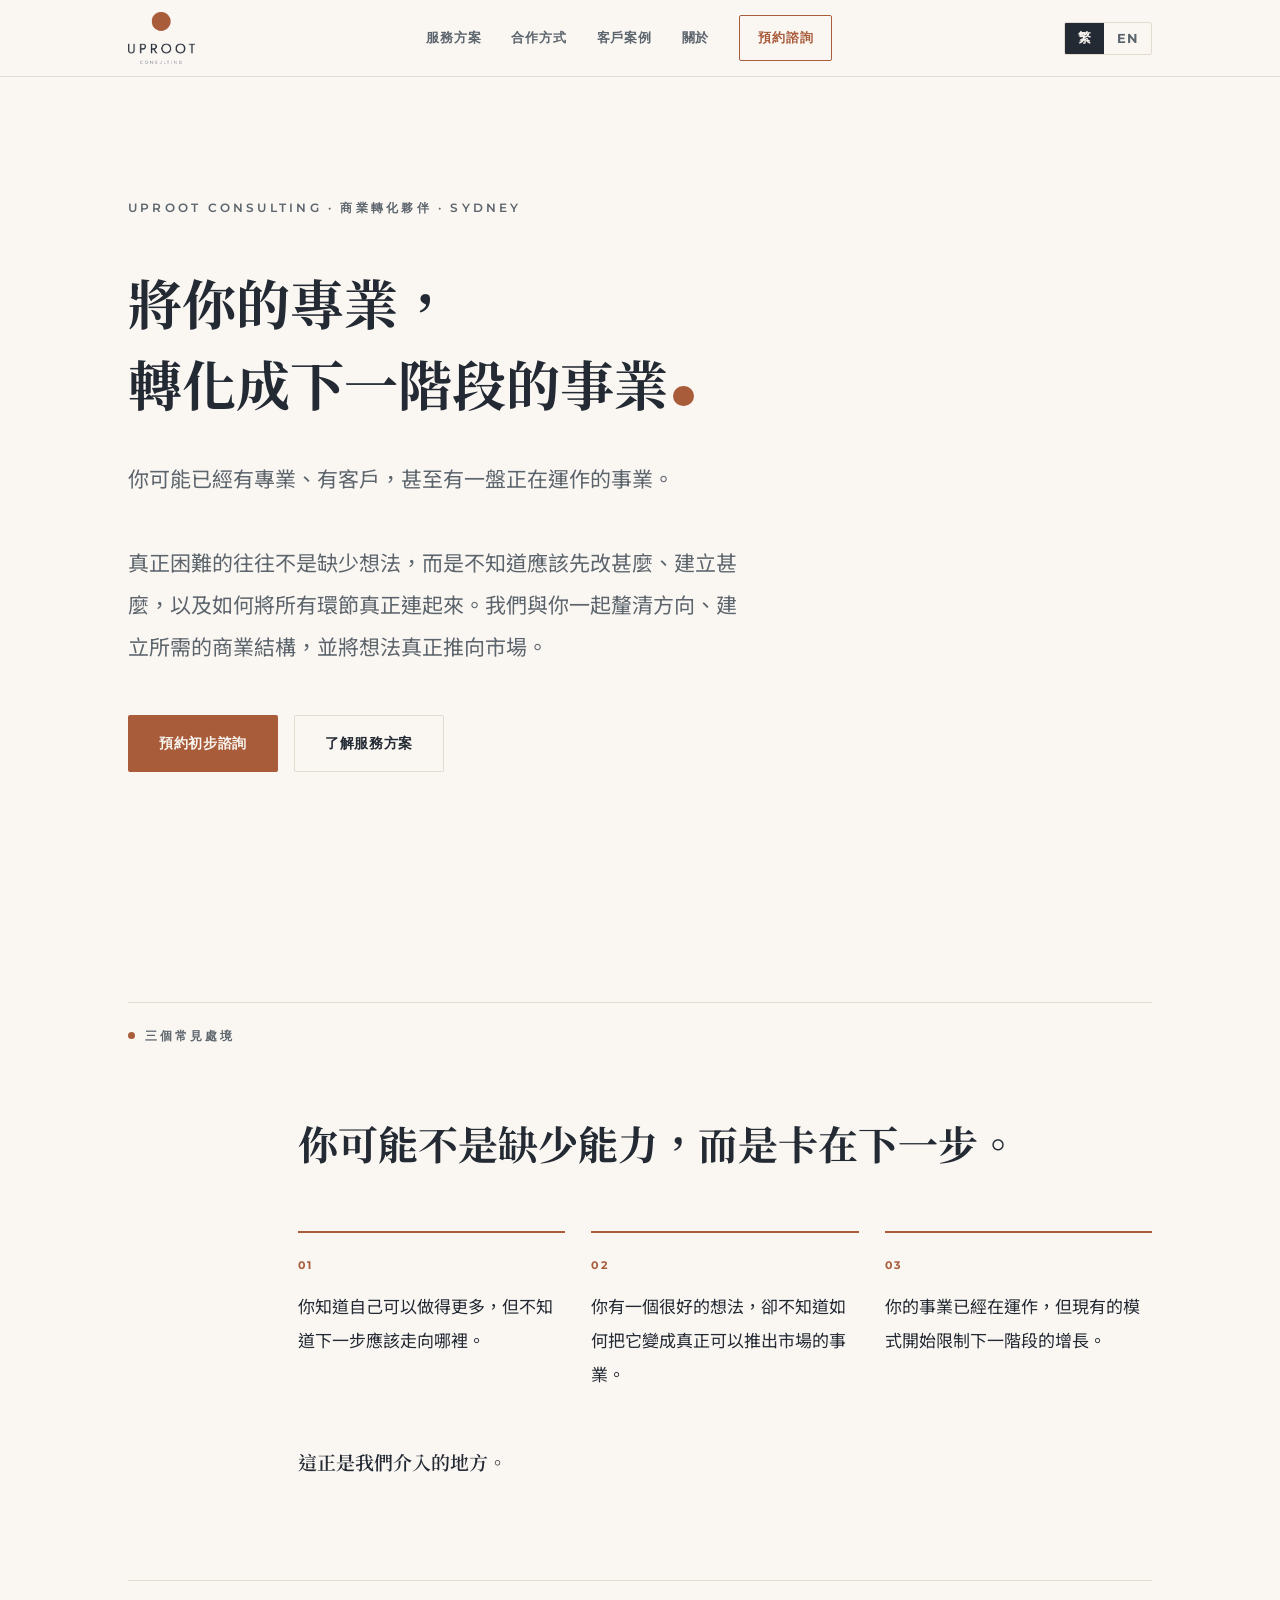
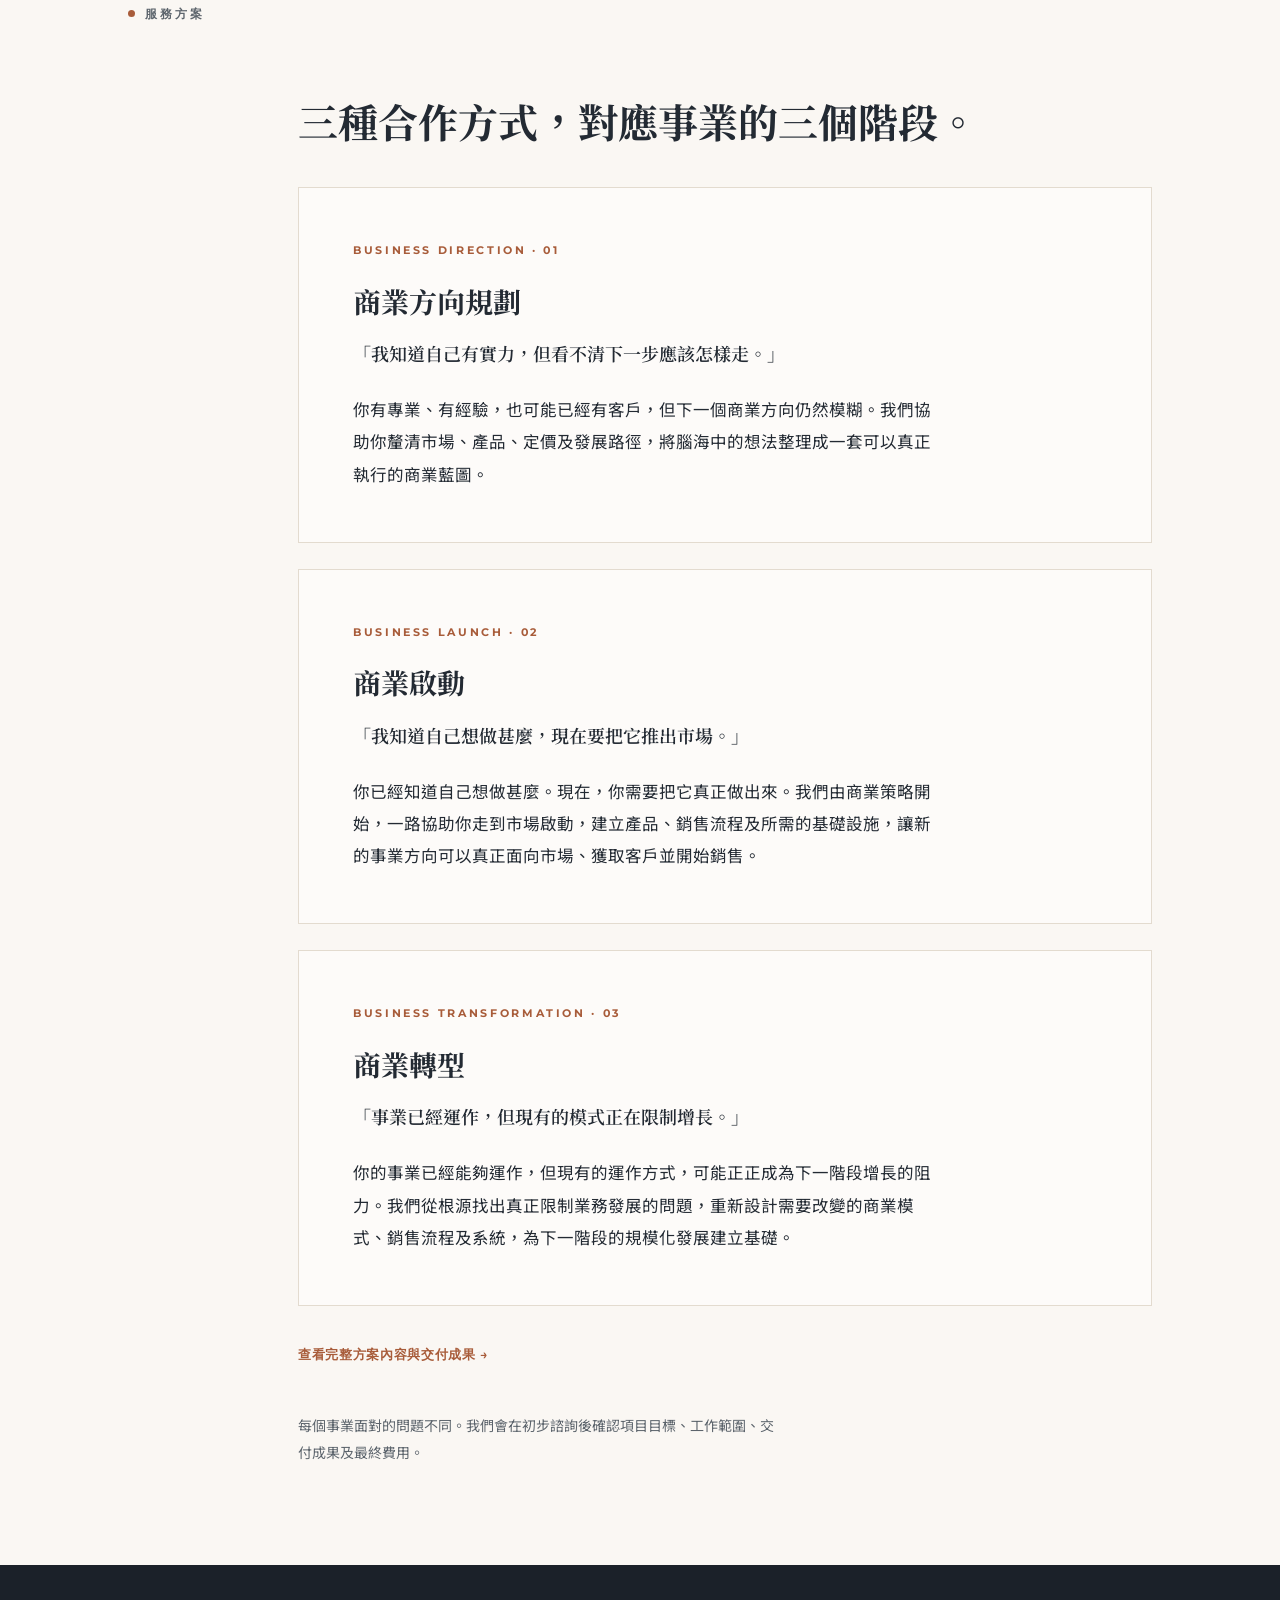
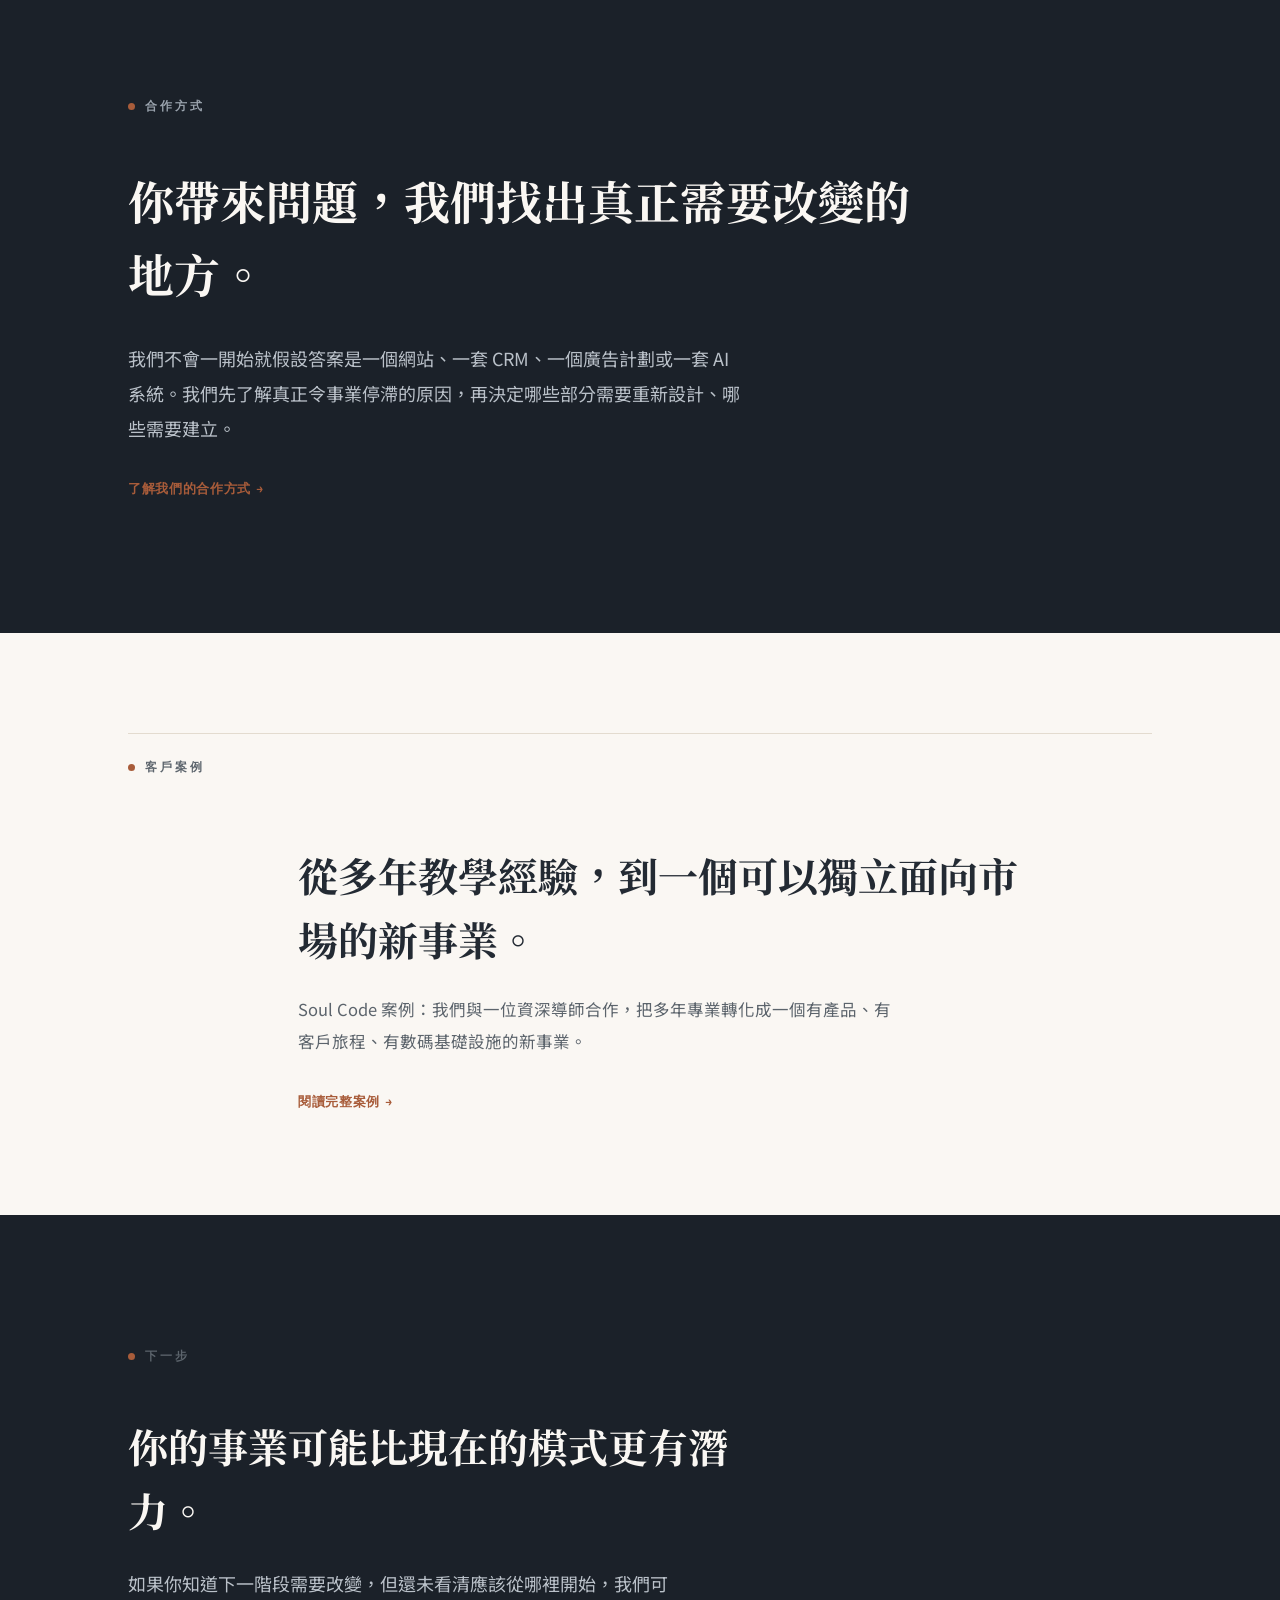
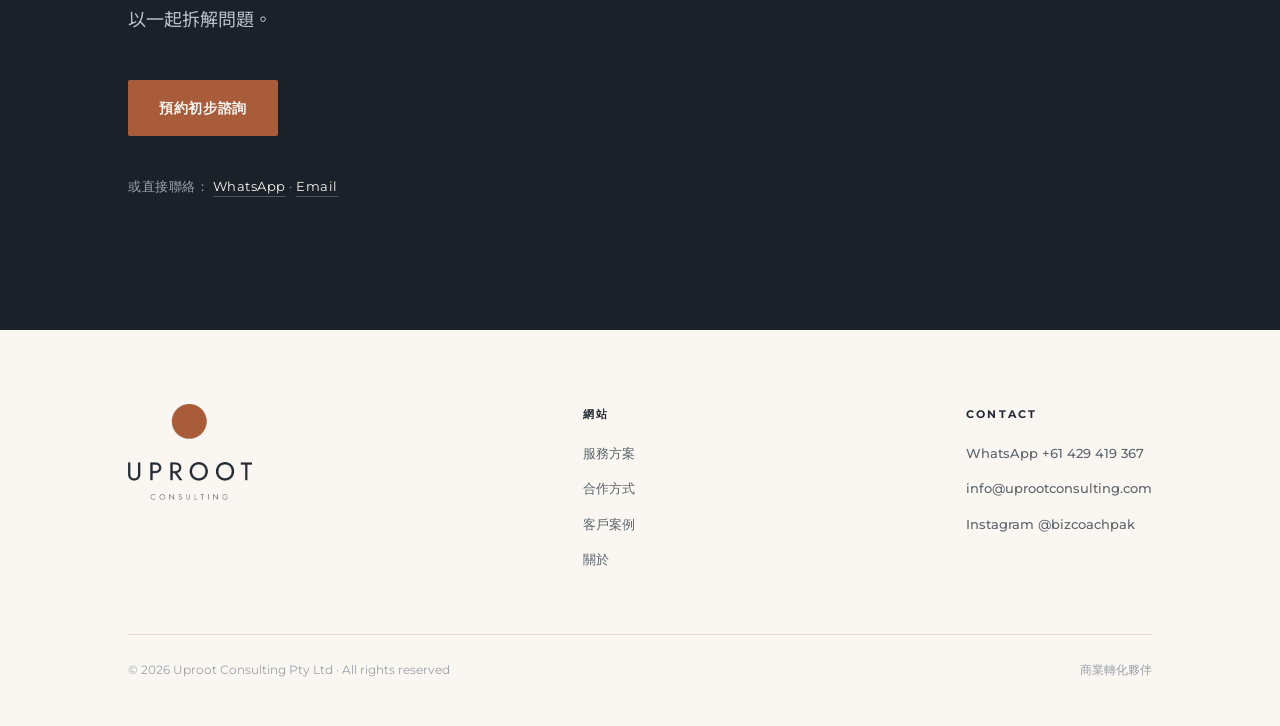
<file: index.html>
<!DOCTYPE html>
<html lang="zh-Hant">
<head>
<meta charset="UTF-8">
<meta name="viewport" content="width=device-width, initial-scale=1.0">
<title>Uproot Consulting — 商業轉化夥伴 | Business Transformation Partner</title>
<meta name="description" content="將你的專業，轉化成下一階段的事業。Turn your expertise into the next stage of your business.">
<link rel="preconnect" href="https://fonts.googleapis.com">
<link rel="preconnect" href="https://fonts.gstatic.com" crossorigin>
<link href="https://fonts.googleapis.com/css2?family=Newsreader:ital,opsz,wght@0,6..72,400;0,6..72,500;1,6..72,400;1,6..72,500&family=Montserrat:wght@500;600;700&family=Noto+Serif+TC:wght@600;700&family=Noto+Sans+TC:wght@400;500;700&display=swap" rel="stylesheet">
<link rel="stylesheet" href="assets/style.css">
</head>
<body>
<nav><div class="wrap nav-in">
<a class="nav-logo" href="./" aria-label="Uproot Consulting"><img src="assets/logo.png" alt="Uproot Consulting"></a>
<div class="nav-links">
<a href="services/"><span class="t-zh">服務方案</span><span class="t-en">Services</span></a>
<a href="how-we-work/"><span class="t-zh">合作方式</span><span class="t-en">How We Work</span></a>
<a href="case-study/"><span class="t-zh">客戶案例</span><span class="t-en">Case Study</span></a>
<a href="about/"><span class="t-zh">關於</span><span class="t-en">About</span></a>
<a class="nav-cta" href="contact/"><span class="t-zh">預約諮詢</span><span class="t-en">Book a Consultation</span></a>
</div>
<div class="lang" role="group" aria-label="Language"><button id="btn-zh" class="on" type="button">繁</button><button id="btn-en" type="button">EN</button></div>
</div></nav>
<header><div class="wrap">
<div class="kicker"><span class="t-zh">Uproot Consulting · 商業轉化夥伴 · Sydney</span><span class="t-en">Uproot Consulting · Business Transformation Partner · Sydney</span></div>
<h1><span class="t-zh">將你的專業，<br>轉化成下一階段的事業</span><span class="t-en">Turn your expertise into the next stage of your business</span><span class="dot" aria-hidden="true"></span></h1>
<p class="hero-sub"><span class="t-zh">你可能已經有專業、有客戶，甚至有一盤正在運作的事業。<br><br>真正困難的往往不是缺少想法，而是不知道應該先改甚麼、建立甚麼，以及如何將所有環節真正連起來。我們與你一起釐清方向、建立所需的商業結構，並將想法真正推向市場。</span><span class="t-en">You already have the expertise, the experience, and perhaps even an established business. We help you define what comes next, build what it takes, and turn it into something ready for the market.</span></p>
<div class="cta-row">
<a class="btn btn-solid" href="contact/"><span class="t-zh">預約初步諮詢</span><span class="t-en">Book an Initial Consultation</span></a>
<a class="btn btn-line" href="services/"><span class="t-zh">了解服務方案</span><span class="t-en">Explore Our Services</span></a>
</div></div></header><section><div class="wrap">
<div class="sec-head"><div class="sec-label"><span class="t-zh">三個常見處境</span><span class="t-en">Where you might be</span></div></div>
<div class="offset">
<h2 class="rv"><span class="t-zh">你可能不是缺少能力，而是卡在下一步。</span><span class="t-en">You&rsquo;re not short of ability — you&rsquo;re stuck on what comes next.</span></h2>
<div class="recog rv">
<div class="recog-cell"><span class="n">01</span><p><span class="t-zh">你知道自己可以做得更多，但不知道下一步應該走向哪裡。</span><span class="t-en">You know you could do more, but you don&rsquo;t know where the next step should lead.</span></p></div>
<div class="recog-cell"><span class="n">02</span><p><span class="t-zh">你有一個很好的想法，卻不知道如何把它變成真正可以推出市場的事業。</span><span class="t-en">You have a good idea, but no clear way to turn it into a business that can actually reach the market.</span></p></div>
<div class="recog-cell"><span class="n">03</span><p><span class="t-zh">你的事業已經在運作，但現有的模式開始限制下一階段的增長。</span><span class="t-en">Your business is running, but its current model is starting to limit the next stage of growth.</span></p></div>
</div>
<p class="recog-close rv"><span class="t-zh">這正是我們介入的地方。</span><span class="t-en">That&rsquo;s where we come in.</span></p>
</div></div></section><section style="padding-top:0"><div class="wrap">
<div class="sec-head"><div class="sec-label"><span class="t-zh">服務方案</span><span class="t-en">Services</span></div></div>
<div class="offset">
<h2 class="rv" style="margin-bottom:34px"><span class="t-zh">三種合作方式，對應事業的三個階段。</span><span class="t-en">Three ways to work with us — for three different stages.</span></h2>
<div class="offer rv">
<div class="offer-top"><div><div class="offer-en">Business Direction · 01</div><h3><span class="t-zh">商業方向規劃</span><span class="t-en">Business Direction</span></h3></div>
</div>
<p class="offer-quote"><span class="t-zh">「我知道自己有實力，但看不清下一步應該怎樣走。」</span><span class="t-en">&ldquo;I don&rsquo;t know what the next move should be.&rdquo;</span></p>
<p><span class="t-zh">你有專業、有經驗，也可能已經有客戶，但下一個商業方向仍然模糊。我們協助你釐清市場、產品、定價及發展路徑，將腦海中的想法整理成一套可以真正執行的商業藍圖。</span><span class="t-en">You know you have something valuable, but you&rsquo;re not sure what the business should become next. We help you turn your expertise and ideas into a clear commercial direction — what to sell, who to sell it to, and where the business should go next.</span></p>
</div>
<div class="offer rv">
<div class="offer-top"><div><div class="offer-en">Business Launch · 02</div><h3><span class="t-zh">商業啟動</span><span class="t-en">Business Launch</span></h3></div>
</div>
<p class="offer-quote"><span class="t-zh">「我知道自己想做甚麼，現在要把它推出市場。」</span><span class="t-en">&ldquo;I know what I want to build. I need to get it to market.&rdquo;</span></p>
<p><span class="t-zh">你已經知道自己想做甚麼。現在，你需要把它真正做出來。我們由商業策略開始，一路協助你走到市場啟動，建立產品、銷售流程及所需的基礎設施，讓新的事業方向可以真正面向市場、獲取客戶並開始銷售。</span><span class="t-en">You know what you want to build. Now it needs to become a real business. We take the idea from commercial strategy to market — building the offer, customer journey and core infrastructure needed to launch, acquire customers and start selling.</span></p>
</div>
<div class="offer rv">
<div class="offer-top"><div><div class="offer-en">Business Transformation · 03</div><h3><span class="t-zh">商業轉型</span><span class="t-en">Business Transformation</span></h3></div>
</div>
<p class="offer-quote"><span class="t-zh">「事業已經運作，但現有的模式正在限制增長。」</span><span class="t-en">&ldquo;My business works, but the way it works is holding back growth.&rdquo;</span></p>
<p><span class="t-zh">你的事業已經能夠運作，但現有的運作方式，可能正正成為下一階段增長的阻力。我們從根源找出真正限制業務發展的問題，重新設計需要改變的商業模式、銷售流程及系統，為下一階段的規模化發展建立基礎。</span><span class="t-en">Your business already works. But the way it works may now be the reason it can&rsquo;t grow. We identify what is actually holding the business back, redesign what needs to change, and build the commercial systems required for its next stage of growth.</span></p>
</div>
<p class="rv" style="margin-top:30px"><a class="more-link" href="services/"><span class="t-zh">查看完整方案內容與交付成果 →</span><span class="t-en">See full scope and deliverables →</span></a></p>
<p class="price-caveat rv"><span class="t-zh">每個事業面對的問題不同。我們會在初步諮詢後確認項目目標、工作範圍、交付成果及最終費用。</span><span class="t-en">Every business is different. Final objectives, scope, deliverables and investment are confirmed after the initial consultation.</span></p>
</div></div></section><section class="belief"><div class="wrap">
<div class="sec-label" style="margin-bottom:46px"><span class="t-zh">合作方式</span><span class="t-en">How we work</span></div>
<h2 class="rv"><span class="t-zh">你帶來問題，我們找出真正需要改變的地方。</span><span class="t-en">Bring us the problem. We&rsquo;ll figure out what actually needs to change.</span></h2>
<p class="rv"><span class="t-zh">我們不會一開始就假設答案是一個網站、一套 CRM、一個廣告計劃或一套 AI 系統。我們先了解真正令事業停滯的原因，再決定哪些部分需要重新設計、哪些需要建立。</span><span class="t-en">We don&rsquo;t begin by assuming the answer is a website, a CRM, an advertising campaign or an AI system. We first understand what is actually preventing the business from moving forward — then decide what needs to be redesigned, and what needs to be built.</span></p>
<p class="rv" style="margin-top:22px"><a class="more-link" href="how-we-work/" style="color:var(--terra)"><span class="t-zh">了解我們的合作方式 →</span><span class="t-en">More on how we work →</span></a></p>
</div></section><section><div class="wrap">
<div class="sec-head"><div class="sec-label"><span class="t-zh">客戶案例</span><span class="t-en">Case study</span></div></div>
<div class="offset rv">
<h2><span class="t-zh">從多年教學經驗，到一個可以獨立面向市場的新事業。</span><span class="t-en">From years of expertise to a business ready to face the market.</span></h2>
<p style="max-width:36em;margin-top:22px;color:var(--grey)"><span class="t-zh">Soul Code 案例：我們與一位資深導師合作，把多年專業轉化成一個有產品、有客戶旅程、有數碼基礎設施的新事業。</span><span class="t-en">Soul Code: how we worked with an experienced teacher to turn years of expertise into a new business with products, customer journeys and digital infrastructure.</span></p>
<p style="margin-top:26px"><a class="more-link" href="case-study/"><span class="t-zh">閱讀完整案例 →</span><span class="t-en">Read the full case study →</span></a></p>
</div></div></section><section class="cta-sec"><div class="wrap">
<div class="sec-label" style="margin-bottom:46px"><span class="t-zh">下一步</span><span class="t-en">Next step</span></div>
<h2 class="rv"><span class="t-zh">你的事業可能比現在的模式更有潛力。</span><span class="t-en">Your business may have more potential than its current model allows.</span></h2>
<p class="lede rv"><span class="t-zh">如果你知道下一階段需要改變，但還未看清應該從哪裡開始，我們可以一起拆解問題。</span><span class="t-en">If you know something needs to change, but you can&rsquo;t yet see where to start — let&rsquo;s work it out together.</span></p>
<div class="cta-row rv" style="margin-top:44px"><a class="btn btn-solid" href="contact/"><span class="t-zh">預約初步諮詢</span><span class="t-en">Book an Initial Consultation</span></a></div>
<p class="ways rv"><span class="t-zh">或直接聯絡：</span><span class="t-en">Prefer direct contact?</span> <a href="https://wa.me/61429419367" target="_blank" rel="noopener">WhatsApp</a> · <a href="mailto:info@uprootconsulting.com">Email</a></p>
</div></section>
<footer><div class="wrap">
<div class="foot-grid">
<div class="foot-logo"><img src="assets/logo.png" alt="Uproot Consulting"></div>
<div class="foot-col"><h4><span class="t-zh">網站</span><span class="t-en">Site</span></h4>
<a href="services/"><span class="t-zh">服務方案</span><span class="t-en">Services</span></a>
<a href="how-we-work/"><span class="t-zh">合作方式</span><span class="t-en">How We Work</span></a>
<a href="case-study/"><span class="t-zh">客戶案例</span><span class="t-en">Case Study</span></a>
<a href="about/"><span class="t-zh">關於</span><span class="t-en">About</span></a></div>
<div class="foot-col"><h4>Contact</h4>
<a href="https://wa.me/61429419367" target="_blank" rel="noopener">WhatsApp +61 429 419 367</a>
<a href="mailto:info@uprootconsulting.com">info@uprootconsulting.com</a>
<a href="https://www.instagram.com/bizcoachpak" target="_blank" rel="noopener">Instagram @bizcoachpak</a></div>
</div>
<div class="foot-bottom"><span>© 2026 Uproot Consulting Pty Ltd · All rights reserved</span><span><span class="t-zh">商業轉化夥伴</span><span class="t-en">Business Transformation Partner</span></span></div>
</div></footer>
<script>
const io=new IntersectionObserver(es=>{es.forEach(e=>{if(e.isIntersecting){e.target.classList.add('on');io.unobserve(e.target)}})},{threshold:.1});
document.querySelectorAll('.rv').forEach(el=>io.observe(el));
const bZh=document.getElementById('btn-zh'),bEn=document.getElementById('btn-en');
function setLang(en){document.body.classList.toggle('en',en);document.documentElement.lang=en?'en':'zh-Hant';bEn.classList.toggle('on',en);bZh.classList.toggle('on',!en);try{localStorage.setItem('uproot-lang',en?'en':'zh')}catch(e){}document.querySelectorAll('.rv').forEach(el=>el.classList.add('on'))}
bZh.addEventListener('click',()=>setLang(false));bEn.addEventListener('click',()=>setLang(true));
try{if(localStorage.getItem('uproot-lang')==='en')setLang(true)}catch(e){}
</script>
</body>
</html>
</file>
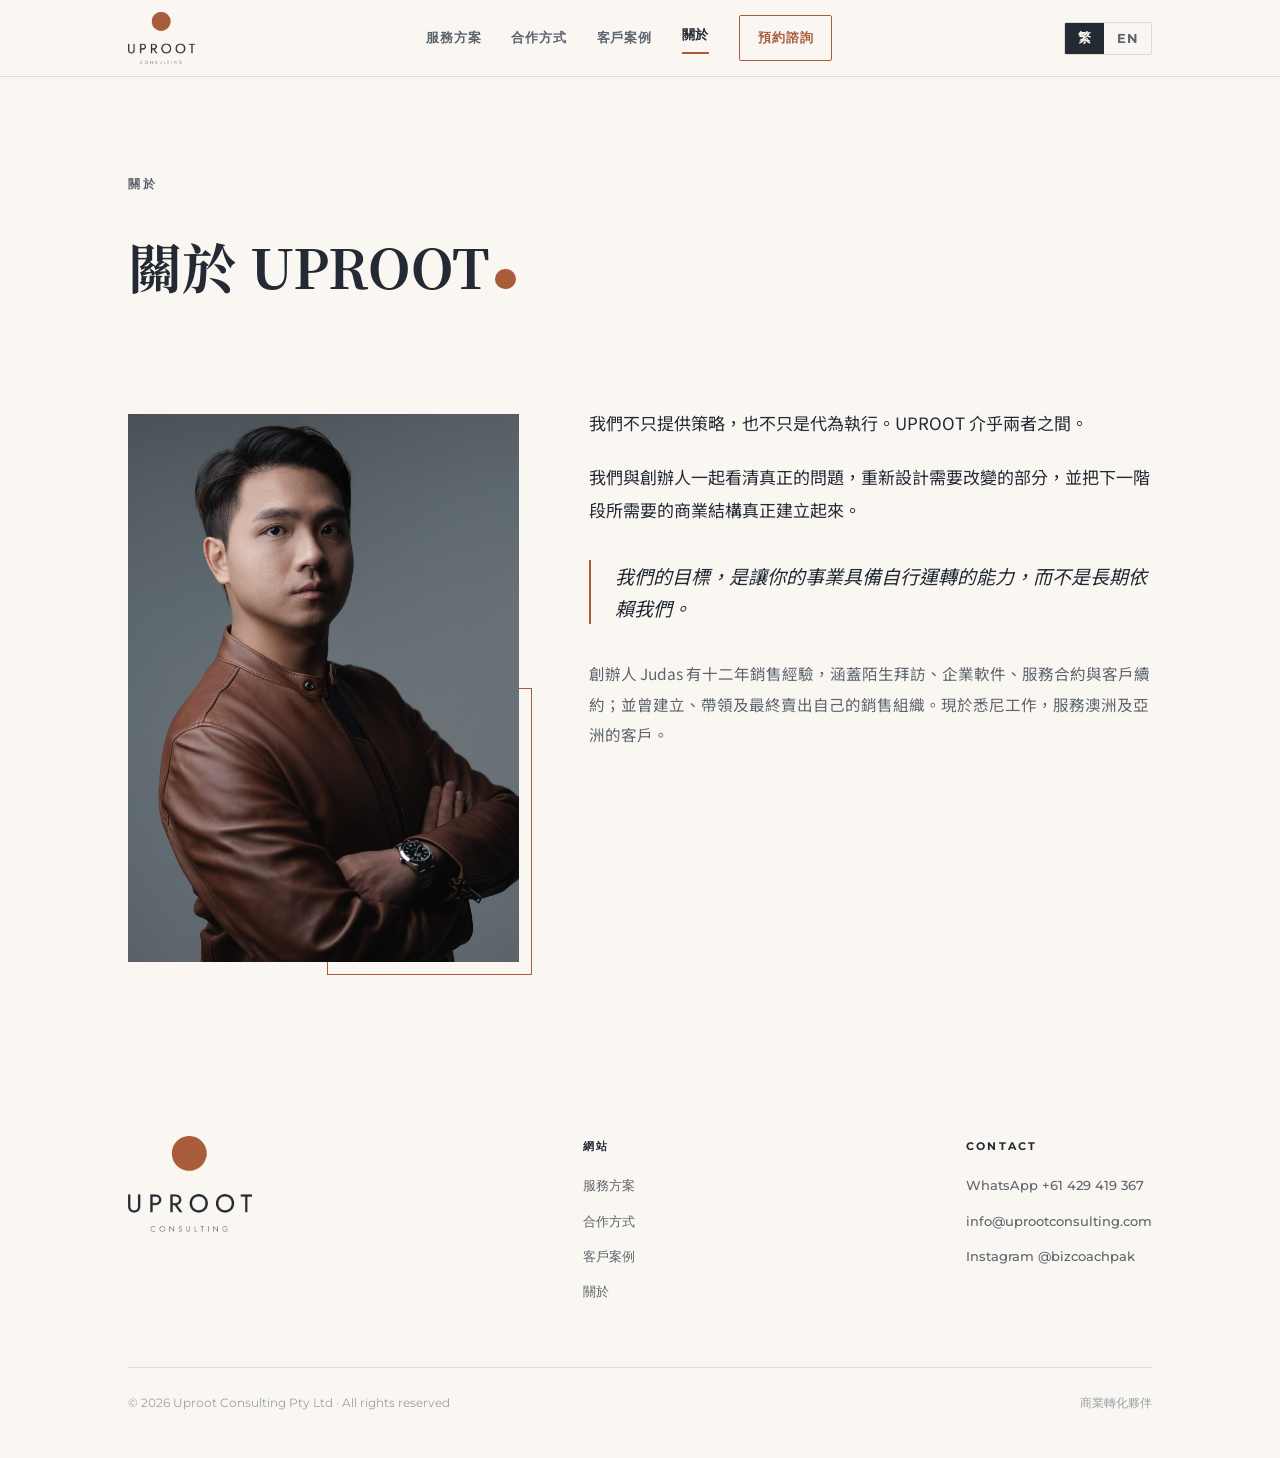
<file: about/index.html>
<!DOCTYPE html>
<html lang="zh-Hant">
<head>
<meta charset="UTF-8">
<meta name="viewport" content="width=device-width, initial-scale=1.0">
<title>關於 UPROOT — Uproot Consulting</title>
<meta name="description" content="Uproot sits between strategy and execution.">
<link rel="preconnect" href="https://fonts.googleapis.com">
<link rel="preconnect" href="https://fonts.gstatic.com" crossorigin>
<link href="https://fonts.googleapis.com/css2?family=Newsreader:ital,opsz,wght@0,6..72,400;0,6..72,500;1,6..72,400;1,6..72,500&family=Montserrat:wght@500;600;700&family=Noto+Serif+TC:wght@600;700&family=Noto+Sans+TC:wght@400;500;700&display=swap" rel="stylesheet">
<link rel="stylesheet" href="../assets/style.css">
</head>
<body>
<nav><div class="wrap nav-in">
<a class="nav-logo" href="../" aria-label="Uproot Consulting"><img src="../assets/logo.png" alt="Uproot Consulting"></a>
<div class="nav-links">
<a href="../services/"><span class="t-zh">服務方案</span><span class="t-en">Services</span></a>
<a href="../how-we-work/"><span class="t-zh">合作方式</span><span class="t-en">How We Work</span></a>
<a href="../case-study/"><span class="t-zh">客戶案例</span><span class="t-en">Case Study</span></a>
<a href="../about/" class="active"><span class="t-zh">關於</span><span class="t-en">About</span></a>
<a class="nav-cta" href="../contact/"><span class="t-zh">預約諮詢</span><span class="t-en">Book a Consultation</span></a>
</div>
<div class="lang" role="group" aria-label="Language"><button id="btn-zh" class="on" type="button">繁</button><button id="btn-en" type="button">EN</button></div>
</div></nav>
<div class="page-head"><div class="wrap">
<div class="kicker"><span class="t-zh">關於</span><span class="t-en">About</span></div>
<h1><span class="t-zh">關於 UPROOT</span><span class="t-en">About Uproot</span><span class="dot" aria-hidden="true"></span></h1>
</div></div>
<section><div class="wrap"><div class="about-grid">
<div class="about-photo rv"><img src="../assets/pak.jpg" alt="Judas — Founder, Uproot Consulting"></div>
<div class="about-body rv">
<p><span class="t-zh">我們不只提供策略，也不只是代為執行。UPROOT 介乎兩者之間。</span><span class="t-en">We don&rsquo;t just hand over recommendations, and we don&rsquo;t just execute instructions. Uproot sits between strategy and execution.</span></p>
<p><span class="t-zh">我們與創辦人一起看清真正的問題，重新設計需要改變的部分，並把下一階段所需要的商業結構真正建立起來。</span><span class="t-en">We work with founders to see the real problem, redesign what needs to change, and actually build the commercial structure the next stage requires.</span></p>
<div class="about-quote"><span class="t-zh">我們的目標，是讓你的事業具備自行運轉的能力，而不是長期依賴我們。</span><span class="t-en">The goal is to equip your business — not to become a department it can never remove.</span></div>
<p class="muted"><span class="t-zh">創辦人 Judas 有十二年銷售經驗，涵蓋陌生拜訪、企業軟件、服務合約與客戶續約；並曾建立、帶領及最終賣出自己的銷售組織。現於悉尼工作，服務澳洲及亞洲的客戶。</span><span class="t-en">Founder Judas has twelve years in sales — door-to-door, enterprise software, service contracts and renewals — and built, led and eventually sold a sales organization of his own. Based in Sydney, working with businesses in Australia and Asia.</span></p>
</div></div></div></section>
<footer><div class="wrap">
<div class="foot-grid">
<div class="foot-logo"><img src="../assets/logo.png" alt="Uproot Consulting"></div>
<div class="foot-col"><h4><span class="t-zh">網站</span><span class="t-en">Site</span></h4>
<a href="../services/"><span class="t-zh">服務方案</span><span class="t-en">Services</span></a>
<a href="../how-we-work/"><span class="t-zh">合作方式</span><span class="t-en">How We Work</span></a>
<a href="../case-study/"><span class="t-zh">客戶案例</span><span class="t-en">Case Study</span></a>
<a href="../about/"><span class="t-zh">關於</span><span class="t-en">About</span></a></div>
<div class="foot-col"><h4>Contact</h4>
<a href="https://wa.me/61429419367" target="_blank" rel="noopener">WhatsApp +61 429 419 367</a>
<a href="mailto:info@uprootconsulting.com">info@uprootconsulting.com</a>
<a href="https://www.instagram.com/bizcoachpak" target="_blank" rel="noopener">Instagram @bizcoachpak</a></div>
</div>
<div class="foot-bottom"><span>© 2026 Uproot Consulting Pty Ltd · All rights reserved</span><span><span class="t-zh">商業轉化夥伴</span><span class="t-en">Business Transformation Partner</span></span></div>
</div></footer>
<script>
const io=new IntersectionObserver(es=>{es.forEach(e=>{if(e.isIntersecting){e.target.classList.add('on');io.unobserve(e.target)}})},{threshold:.1});
document.querySelectorAll('.rv').forEach(el=>io.observe(el));
const bZh=document.getElementById('btn-zh'),bEn=document.getElementById('btn-en');
function setLang(en){document.body.classList.toggle('en',en);document.documentElement.lang=en?'en':'zh-Hant';bEn.classList.toggle('on',en);bZh.classList.toggle('on',!en);try{localStorage.setItem('uproot-lang',en?'en':'zh')}catch(e){}document.querySelectorAll('.rv').forEach(el=>el.classList.add('on'))}
bZh.addEventListener('click',()=>setLang(false));bEn.addEventListener('click',()=>setLang(true));
try{if(localStorage.getItem('uproot-lang')==='en')setLang(true)}catch(e){}
</script>
</body>
</html>
</file>
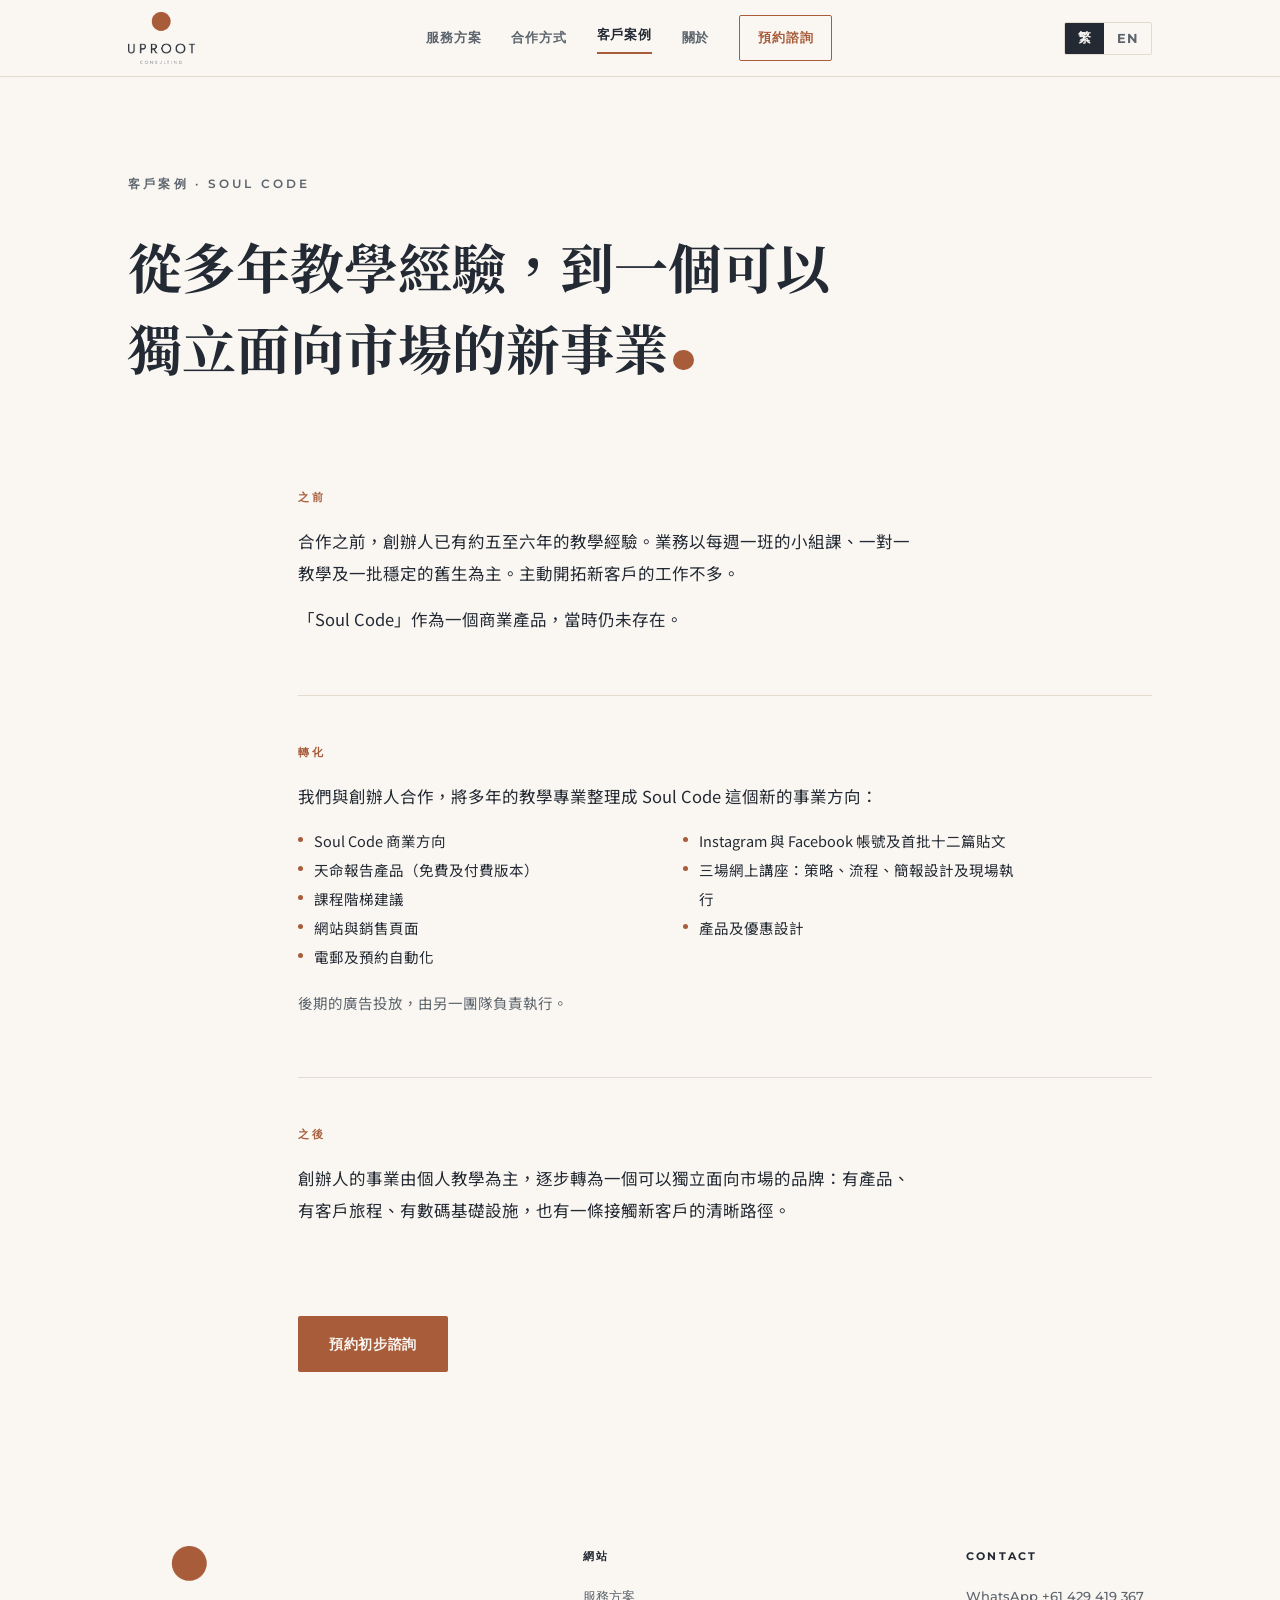
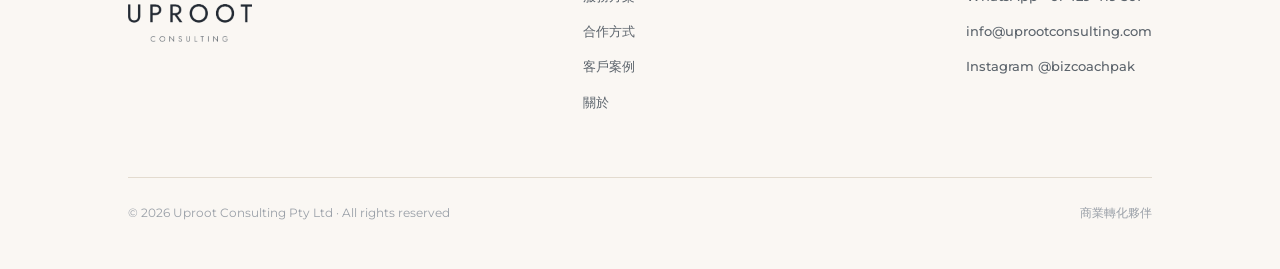
<file: case-study/index.html>
<!DOCTYPE html>
<html lang="zh-Hant">
<head>
<meta charset="UTF-8">
<meta name="viewport" content="width=device-width, initial-scale=1.0">
<title>客戶案例 Case Study — Soul Code | Uproot Consulting</title>
<meta name="description" content="Soul Code: from years of expertise to a business ready to face the market.">
<link rel="preconnect" href="https://fonts.googleapis.com">
<link rel="preconnect" href="https://fonts.gstatic.com" crossorigin>
<link href="https://fonts.googleapis.com/css2?family=Newsreader:ital,opsz,wght@0,6..72,400;0,6..72,500;1,6..72,400;1,6..72,500&family=Montserrat:wght@500;600;700&family=Noto+Serif+TC:wght@600;700&family=Noto+Sans+TC:wght@400;500;700&display=swap" rel="stylesheet">
<link rel="stylesheet" href="../assets/style.css">
</head>
<body>
<nav><div class="wrap nav-in">
<a class="nav-logo" href="../" aria-label="Uproot Consulting"><img src="../assets/logo.png" alt="Uproot Consulting"></a>
<div class="nav-links">
<a href="../services/"><span class="t-zh">服務方案</span><span class="t-en">Services</span></a>
<a href="../how-we-work/"><span class="t-zh">合作方式</span><span class="t-en">How We Work</span></a>
<a href="../case-study/" class="active"><span class="t-zh">客戶案例</span><span class="t-en">Case Study</span></a>
<a href="../about/"><span class="t-zh">關於</span><span class="t-en">About</span></a>
<a class="nav-cta" href="../contact/"><span class="t-zh">預約諮詢</span><span class="t-en">Book a Consultation</span></a>
</div>
<div class="lang" role="group" aria-label="Language"><button id="btn-zh" class="on" type="button">繁</button><button id="btn-en" type="button">EN</button></div>
</div></nav>
<div class="page-head"><div class="wrap">
<div class="kicker"><span class="t-zh">客戶案例 · Soul Code</span><span class="t-en">Case study · Soul Code</span></div>
<h1><span class="t-zh">從多年教學經驗，到一個可以獨立面向市場的新事業</span><span class="t-en">From years of expertise to a business ready to face the market</span><span class="dot" aria-hidden="true"></span></h1>
</div></div>
<section><div class="wrap"><div class="offset">
<div class="case-stage rv"><div class="case-tag"><span class="t-zh">之前</span><span class="t-en">Before</span></div>
<p><span class="t-zh">合作之前，創辦人已有約五至六年的教學經驗。業務以每週一班的小組課、一對一教學及一批穩定的舊生為主。主動開拓新客戶的工作不多。</span><span class="t-en">Before we became involved, the founder had around five to six years of teaching experience. The business ran on one weekly group class, one-to-one work, and a stable group of existing students — with little active new-customer acquisition.</span></p>
<p><span class="t-zh">「Soul Code」作為一個商業產品，當時仍未存在。</span><span class="t-en">Soul Code, as a commercial product, did not yet exist.</span></p></div>
<div class="case-stage rv"><div class="case-tag"><span class="t-zh">轉化</span><span class="t-en">Transformation</span></div>
<p><span class="t-zh">我們與創辦人合作，將多年的教學專業整理成 Soul Code 這個新的事業方向：</span><span class="t-en">Together with the founder, we turned years of expertise into the Soul Code business direction:</span></p>
<ul>
<li><span class="t-zh">Soul Code 商業方向</span><span class="t-en">Soul Code commercial direction</span></li>
<li><span class="t-zh">天命報告產品（免費及付費版本）</span><span class="t-en">Destiny report product — free and paid versions</span></li>
<li><span class="t-zh">課程階梯建議</span><span class="t-en">Product and course ladder</span></li>
<li><span class="t-zh">網站與銷售頁面</span><span class="t-en">Website, landing and sales pages</span></li>
<li><span class="t-zh">電郵及預約自動化</span><span class="t-en">Email and appointment automation</span></li>
<li><span class="t-zh">Instagram 與 Facebook 帳號及首批十二篇貼文</span><span class="t-en">Instagram and Facebook, with the first twelve posts</span></li>
<li><span class="t-zh">三場網上講座：策略、流程、簡報設計及現場執行</span><span class="t-en">Three webinars — strategy, flow, slide design and live management</span></li>
<li><span class="t-zh">產品及優惠設計</span><span class="t-en">Offer design</span></li>
</ul>
<p style="margin-top:18px;color:var(--grey);font-size:14.5px"><span class="t-zh">後期的廣告投放，由另一團隊負責執行。</span><span class="t-en">Advertising execution was later handled by another provider.</span></p></div>
<div class="case-stage rv"><div class="case-tag"><span class="t-zh">之後</span><span class="t-en">After</span></div>
<p><span class="t-zh">創辦人的事業由個人教學為主，逐步轉為一個可以獨立面向市場的品牌：有產品、有客戶旅程、有數碼基礎設施，也有一條接觸新客戶的清晰路徑。</span><span class="t-en">The founder&rsquo;s expertise began moving from a founder-led teaching model into a standalone commercial brand — with products, customer journeys, digital infrastructure, and a structured path to reach new customers.</span></p></div>
<div class="cta-row rv" style="margin-top:30px"><a class="btn btn-solid" href="../contact/"><span class="t-zh">預約初步諮詢</span><span class="t-en">Book an Initial Consultation</span></a></div>
</div></div></section>
<footer><div class="wrap">
<div class="foot-grid">
<div class="foot-logo"><img src="../assets/logo.png" alt="Uproot Consulting"></div>
<div class="foot-col"><h4><span class="t-zh">網站</span><span class="t-en">Site</span></h4>
<a href="../services/"><span class="t-zh">服務方案</span><span class="t-en">Services</span></a>
<a href="../how-we-work/"><span class="t-zh">合作方式</span><span class="t-en">How We Work</span></a>
<a href="../case-study/"><span class="t-zh">客戶案例</span><span class="t-en">Case Study</span></a>
<a href="../about/"><span class="t-zh">關於</span><span class="t-en">About</span></a></div>
<div class="foot-col"><h4>Contact</h4>
<a href="https://wa.me/61429419367" target="_blank" rel="noopener">WhatsApp +61 429 419 367</a>
<a href="mailto:info@uprootconsulting.com">info@uprootconsulting.com</a>
<a href="https://www.instagram.com/bizcoachpak" target="_blank" rel="noopener">Instagram @bizcoachpak</a></div>
</div>
<div class="foot-bottom"><span>© 2026 Uproot Consulting Pty Ltd · All rights reserved</span><span><span class="t-zh">商業轉化夥伴</span><span class="t-en">Business Transformation Partner</span></span></div>
</div></footer>
<script>
const io=new IntersectionObserver(es=>{es.forEach(e=>{if(e.isIntersecting){e.target.classList.add('on');io.unobserve(e.target)}})},{threshold:.1});
document.querySelectorAll('.rv').forEach(el=>io.observe(el));
const bZh=document.getElementById('btn-zh'),bEn=document.getElementById('btn-en');
function setLang(en){document.body.classList.toggle('en',en);document.documentElement.lang=en?'en':'zh-Hant';bEn.classList.toggle('on',en);bZh.classList.toggle('on',!en);try{localStorage.setItem('uproot-lang',en?'en':'zh')}catch(e){}document.querySelectorAll('.rv').forEach(el=>el.classList.add('on'))}
bZh.addEventListener('click',()=>setLang(false));bEn.addEventListener('click',()=>setLang(true));
try{if(localStorage.getItem('uproot-lang')==='en')setLang(true)}catch(e){}
</script>
</body>
</html>
</file>
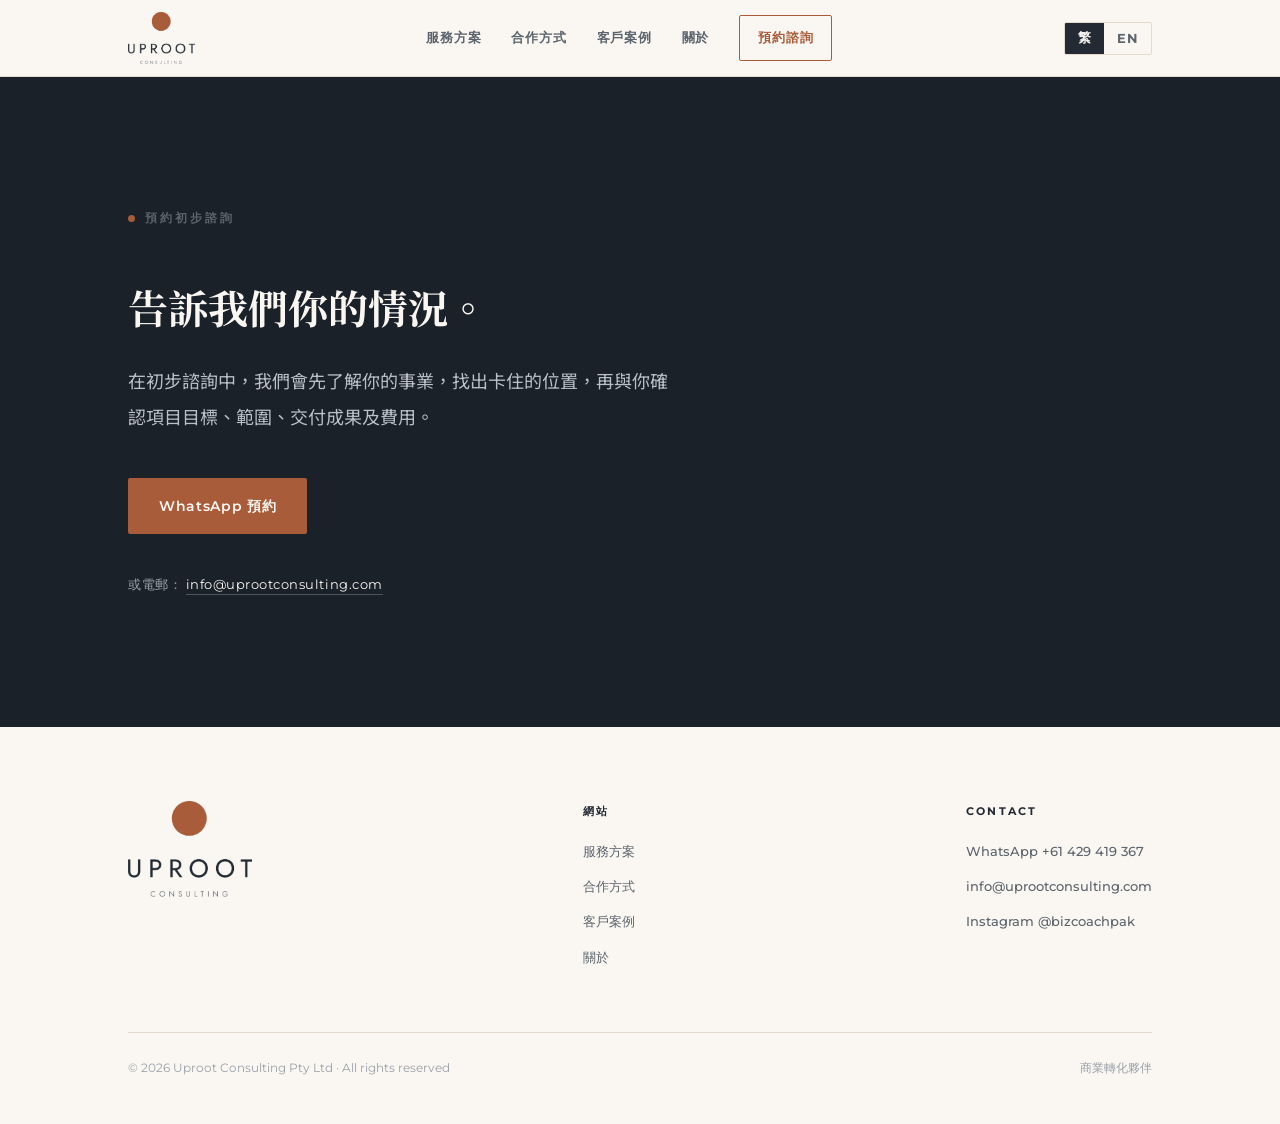
<file: contact/index.html>
<!DOCTYPE html>
<html lang="zh-Hant">
<head>
<meta charset="UTF-8">
<meta name="viewport" content="width=device-width, initial-scale=1.0">
<title>預約初步諮詢 — Uproot Consulting</title>
<meta name="description" content="Book an initial consultation with Uproot Consulting.">
<link rel="preconnect" href="https://fonts.googleapis.com">
<link rel="preconnect" href="https://fonts.gstatic.com" crossorigin>
<link href="https://fonts.googleapis.com/css2?family=Newsreader:ital,opsz,wght@0,6..72,400;0,6..72,500;1,6..72,400;1,6..72,500&family=Montserrat:wght@500;600;700&family=Noto+Serif+TC:wght@600;700&family=Noto+Sans+TC:wght@400;500;700&display=swap" rel="stylesheet">
<link rel="stylesheet" href="../assets/style.css">
</head>
<body>
<nav><div class="wrap nav-in">
<a class="nav-logo" href="../" aria-label="Uproot Consulting"><img src="../assets/logo.png" alt="Uproot Consulting"></a>
<div class="nav-links">
<a href="../services/"><span class="t-zh">服務方案</span><span class="t-en">Services</span></a>
<a href="../how-we-work/"><span class="t-zh">合作方式</span><span class="t-en">How We Work</span></a>
<a href="../case-study/"><span class="t-zh">客戶案例</span><span class="t-en">Case Study</span></a>
<a href="../about/"><span class="t-zh">關於</span><span class="t-en">About</span></a>
<a class="nav-cta" href="../contact/"><span class="t-zh">預約諮詢</span><span class="t-en">Book a Consultation</span></a>
</div>
<div class="lang" role="group" aria-label="Language"><button id="btn-zh" class="on" type="button">繁</button><button id="btn-en" type="button">EN</button></div>
</div></nav>
<section class="cta-sec" id="contact" style="min-height:62vh"><div class="wrap">
<div class="sec-label" style="margin-bottom:46px"><span class="t-zh">預約初步諮詢</span><span class="t-en">Book an initial consultation</span></div>
<h2 class="rv"><span class="t-zh">告訴我們你的情況。</span><span class="t-en">Tell us what&rsquo;s happening.</span></h2>
<p class="lede rv"><span class="t-zh">在初步諮詢中，我們會先了解你的事業，找出卡住的位置，再與你確認項目目標、範圍、交付成果及費用。</span><span class="t-en">The initial consultation is where we learn your business, find where it is stuck, and confirm objectives, scope, deliverables and investment.</span></p>
<div class="cta-row rv" style="margin-top:44px"><a class="btn btn-solid" href="https://wa.me/61429419367" target="_blank" rel="noopener"><span class="t-zh">WhatsApp 預約</span><span class="t-en">Book on WhatsApp</span></a></div>
<p class="ways rv"><span class="t-zh">或電郵：</span><span class="t-en">Prefer email?</span> <a href="mailto:info@uprootconsulting.com">info@uprootconsulting.com</a></p>
</div></section>
<footer><div class="wrap">
<div class="foot-grid">
<div class="foot-logo"><img src="../assets/logo.png" alt="Uproot Consulting"></div>
<div class="foot-col"><h4><span class="t-zh">網站</span><span class="t-en">Site</span></h4>
<a href="../services/"><span class="t-zh">服務方案</span><span class="t-en">Services</span></a>
<a href="../how-we-work/"><span class="t-zh">合作方式</span><span class="t-en">How We Work</span></a>
<a href="../case-study/"><span class="t-zh">客戶案例</span><span class="t-en">Case Study</span></a>
<a href="../about/"><span class="t-zh">關於</span><span class="t-en">About</span></a></div>
<div class="foot-col"><h4>Contact</h4>
<a href="https://wa.me/61429419367" target="_blank" rel="noopener">WhatsApp +61 429 419 367</a>
<a href="mailto:info@uprootconsulting.com">info@uprootconsulting.com</a>
<a href="https://www.instagram.com/bizcoachpak" target="_blank" rel="noopener">Instagram @bizcoachpak</a></div>
</div>
<div class="foot-bottom"><span>© 2026 Uproot Consulting Pty Ltd · All rights reserved</span><span><span class="t-zh">商業轉化夥伴</span><span class="t-en">Business Transformation Partner</span></span></div>
</div></footer>
<script>
const io=new IntersectionObserver(es=>{es.forEach(e=>{if(e.isIntersecting){e.target.classList.add('on');io.unobserve(e.target)}})},{threshold:.1});
document.querySelectorAll('.rv').forEach(el=>io.observe(el));
const bZh=document.getElementById('btn-zh'),bEn=document.getElementById('btn-en');
function setLang(en){document.body.classList.toggle('en',en);document.documentElement.lang=en?'en':'zh-Hant';bEn.classList.toggle('on',en);bZh.classList.toggle('on',!en);try{localStorage.setItem('uproot-lang',en?'en':'zh')}catch(e){}document.querySelectorAll('.rv').forEach(el=>el.classList.add('on'))}
bZh.addEventListener('click',()=>setLang(false));bEn.addEventListener('click',()=>setLang(true));
try{if(localStorage.getItem('uproot-lang')==='en')setLang(true)}catch(e){}
</script>
</body>
</html>
</file>
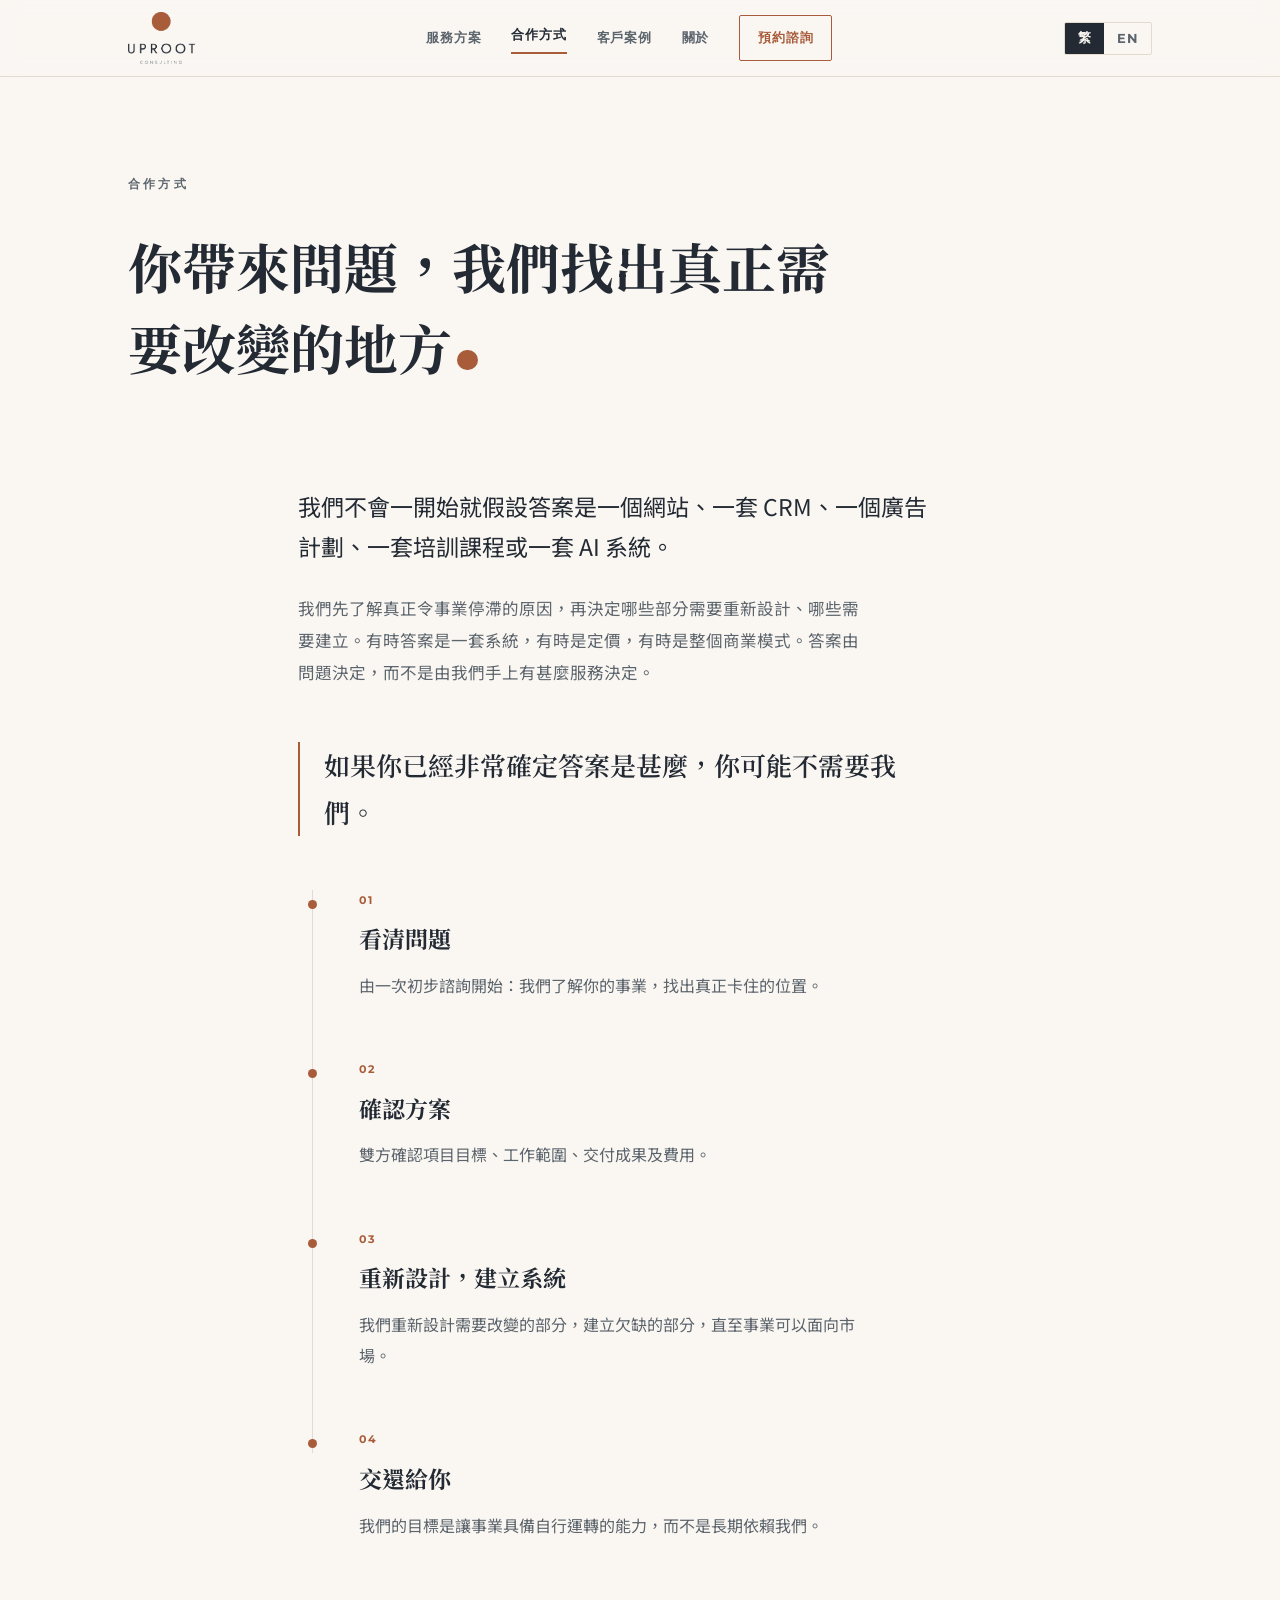
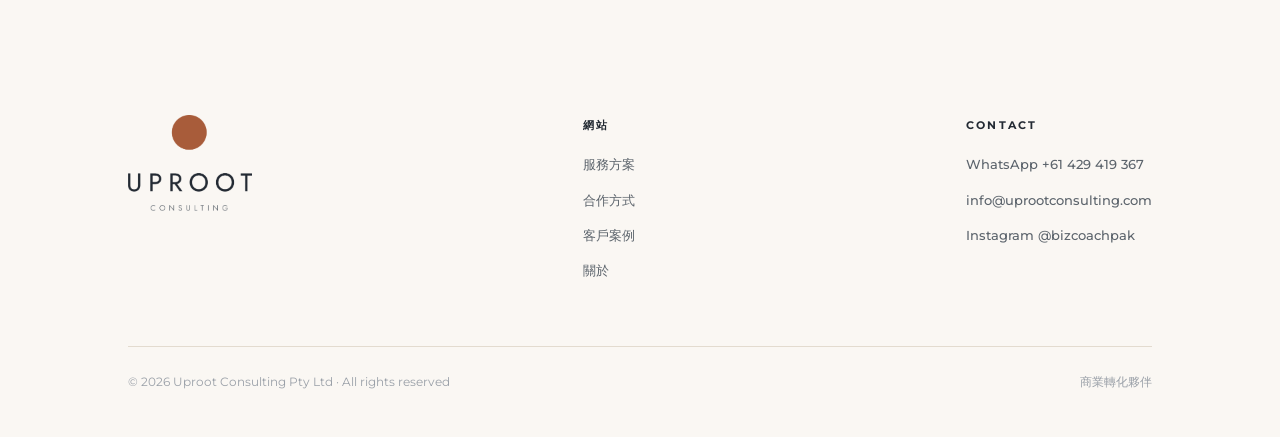
<file: how-we-work/index.html>
<!DOCTYPE html>
<html lang="zh-Hant">
<head>
<meta charset="UTF-8">
<meta name="viewport" content="width=device-width, initial-scale=1.0">
<title>合作方式 How We Work — Uproot Consulting</title>
<meta name="description" content="Bring us the problem. We figure out what actually needs to change.">
<link rel="preconnect" href="https://fonts.googleapis.com">
<link rel="preconnect" href="https://fonts.gstatic.com" crossorigin>
<link href="https://fonts.googleapis.com/css2?family=Newsreader:ital,opsz,wght@0,6..72,400;0,6..72,500;1,6..72,400;1,6..72,500&family=Montserrat:wght@500;600;700&family=Noto+Serif+TC:wght@600;700&family=Noto+Sans+TC:wght@400;500;700&display=swap" rel="stylesheet">
<link rel="stylesheet" href="../assets/style.css">
</head>
<body>
<nav><div class="wrap nav-in">
<a class="nav-logo" href="../" aria-label="Uproot Consulting"><img src="../assets/logo.png" alt="Uproot Consulting"></a>
<div class="nav-links">
<a href="../services/"><span class="t-zh">服務方案</span><span class="t-en">Services</span></a>
<a href="../how-we-work/" class="active"><span class="t-zh">合作方式</span><span class="t-en">How We Work</span></a>
<a href="../case-study/"><span class="t-zh">客戶案例</span><span class="t-en">Case Study</span></a>
<a href="../about/"><span class="t-zh">關於</span><span class="t-en">About</span></a>
<a class="nav-cta" href="../contact/"><span class="t-zh">預約諮詢</span><span class="t-en">Book a Consultation</span></a>
</div>
<div class="lang" role="group" aria-label="Language"><button id="btn-zh" class="on" type="button">繁</button><button id="btn-en" type="button">EN</button></div>
</div></nav>
<div class="page-head"><div class="wrap">
<div class="kicker"><span class="t-zh">合作方式</span><span class="t-en">How we work</span></div>
<h1><span class="t-zh">你帶來問題，我們找出真正需要改變的地方</span><span class="t-en">Bring us the problem. We&rsquo;ll figure out what actually needs to change</span><span class="dot" aria-hidden="true"></span></h1>
</div></div>
<section><div class="wrap"><div class="offset">
<p class="think-intro rv"><span class="t-zh">我們不會一開始就假設答案是一個網站、一套 CRM、一個廣告計劃、一套培訓課程或一套 AI 系統。</span><span class="t-en">We don&rsquo;t begin by assuming the answer is a website, a CRM, an advertising campaign, a training programme or an AI system.</span></p>
<p class="rv" style="max-width:34em;margin-top:26px;color:var(--grey)"><span class="t-zh">我們先了解真正令事業停滯的原因，再決定哪些部分需要重新設計、哪些需要建立。有時答案是一套系統，有時是定價，有時是整個商業模式。答案由問題決定，而不是由我們手上有甚麼服務決定。</span><span class="t-en">We first understand what is actually preventing the business from moving forward. Then we decide what needs to be redesigned and what needs to be built. Sometimes the answer is a system; sometimes it&rsquo;s pricing; sometimes it&rsquo;s the business model itself. The problem decides — not what we happen to sell.</span></p>
<div class="blunt rv"><span class="t-zh">如果你已經非常確定答案是甚麼，你可能不需要我們。</span><span class="t-en">If you already know the solution, you probably don&rsquo;t need us.</span></div>
<div class="steps rv">
<div class="step"><span class="n">01</span><h3><span class="t-zh">看清問題</span><span class="t-en">See the real problem</span></h3><p><span class="t-zh">由一次初步諮詢開始：我們了解你的事業，找出真正卡住的位置。</span><span class="t-en">It starts with an initial consultation: we learn your business and find where it is actually stuck.</span></p></div>
<div class="step"><span class="n">02</span><h3><span class="t-zh">確認方案</span><span class="t-en">Agree the scope</span></h3><p><span class="t-zh">雙方確認項目目標、工作範圍、交付成果及費用。</span><span class="t-en">We confirm objectives, scope, deliverables and investment — together, before work begins.</span></p></div>
<div class="step"><span class="n">03</span><h3><span class="t-zh">重新設計，建立系統</span><span class="t-en">Redesign and build</span></h3><p><span class="t-zh">我們重新設計需要改變的部分，建立欠缺的部分，直至事業可以面向市場。</span><span class="t-en">What needs changing gets redesigned; what&rsquo;s missing gets built — until it&rsquo;s ready for the market.</span></p></div>
<div class="step"><span class="n">04</span><h3><span class="t-zh">交還給你</span><span class="t-en">Hand it back</span></h3><p><span class="t-zh">我們的目標是讓事業具備自行運轉的能力，而不是長期依賴我們。</span><span class="t-en">The goal is a business that runs on its own — not one that permanently depends on us.</span></p></div>
</div>
</div></div></section>
<footer><div class="wrap">
<div class="foot-grid">
<div class="foot-logo"><img src="../assets/logo.png" alt="Uproot Consulting"></div>
<div class="foot-col"><h4><span class="t-zh">網站</span><span class="t-en">Site</span></h4>
<a href="../services/"><span class="t-zh">服務方案</span><span class="t-en">Services</span></a>
<a href="../how-we-work/"><span class="t-zh">合作方式</span><span class="t-en">How We Work</span></a>
<a href="../case-study/"><span class="t-zh">客戶案例</span><span class="t-en">Case Study</span></a>
<a href="../about/"><span class="t-zh">關於</span><span class="t-en">About</span></a></div>
<div class="foot-col"><h4>Contact</h4>
<a href="https://wa.me/61429419367" target="_blank" rel="noopener">WhatsApp +61 429 419 367</a>
<a href="mailto:info@uprootconsulting.com">info@uprootconsulting.com</a>
<a href="https://www.instagram.com/bizcoachpak" target="_blank" rel="noopener">Instagram @bizcoachpak</a></div>
</div>
<div class="foot-bottom"><span>© 2026 Uproot Consulting Pty Ltd · All rights reserved</span><span><span class="t-zh">商業轉化夥伴</span><span class="t-en">Business Transformation Partner</span></span></div>
</div></footer>
<script>
const io=new IntersectionObserver(es=>{es.forEach(e=>{if(e.isIntersecting){e.target.classList.add('on');io.unobserve(e.target)}})},{threshold:.1});
document.querySelectorAll('.rv').forEach(el=>io.observe(el));
const bZh=document.getElementById('btn-zh'),bEn=document.getElementById('btn-en');
function setLang(en){document.body.classList.toggle('en',en);document.documentElement.lang=en?'en':'zh-Hant';bEn.classList.toggle('on',en);bZh.classList.toggle('on',!en);try{localStorage.setItem('uproot-lang',en?'en':'zh')}catch(e){}document.querySelectorAll('.rv').forEach(el=>el.classList.add('on'))}
bZh.addEventListener('click',()=>setLang(false));bEn.addEventListener('click',()=>setLang(true));
try{if(localStorage.getItem('uproot-lang')==='en')setLang(true)}catch(e){}
</script>
</body>
</html>
</file>
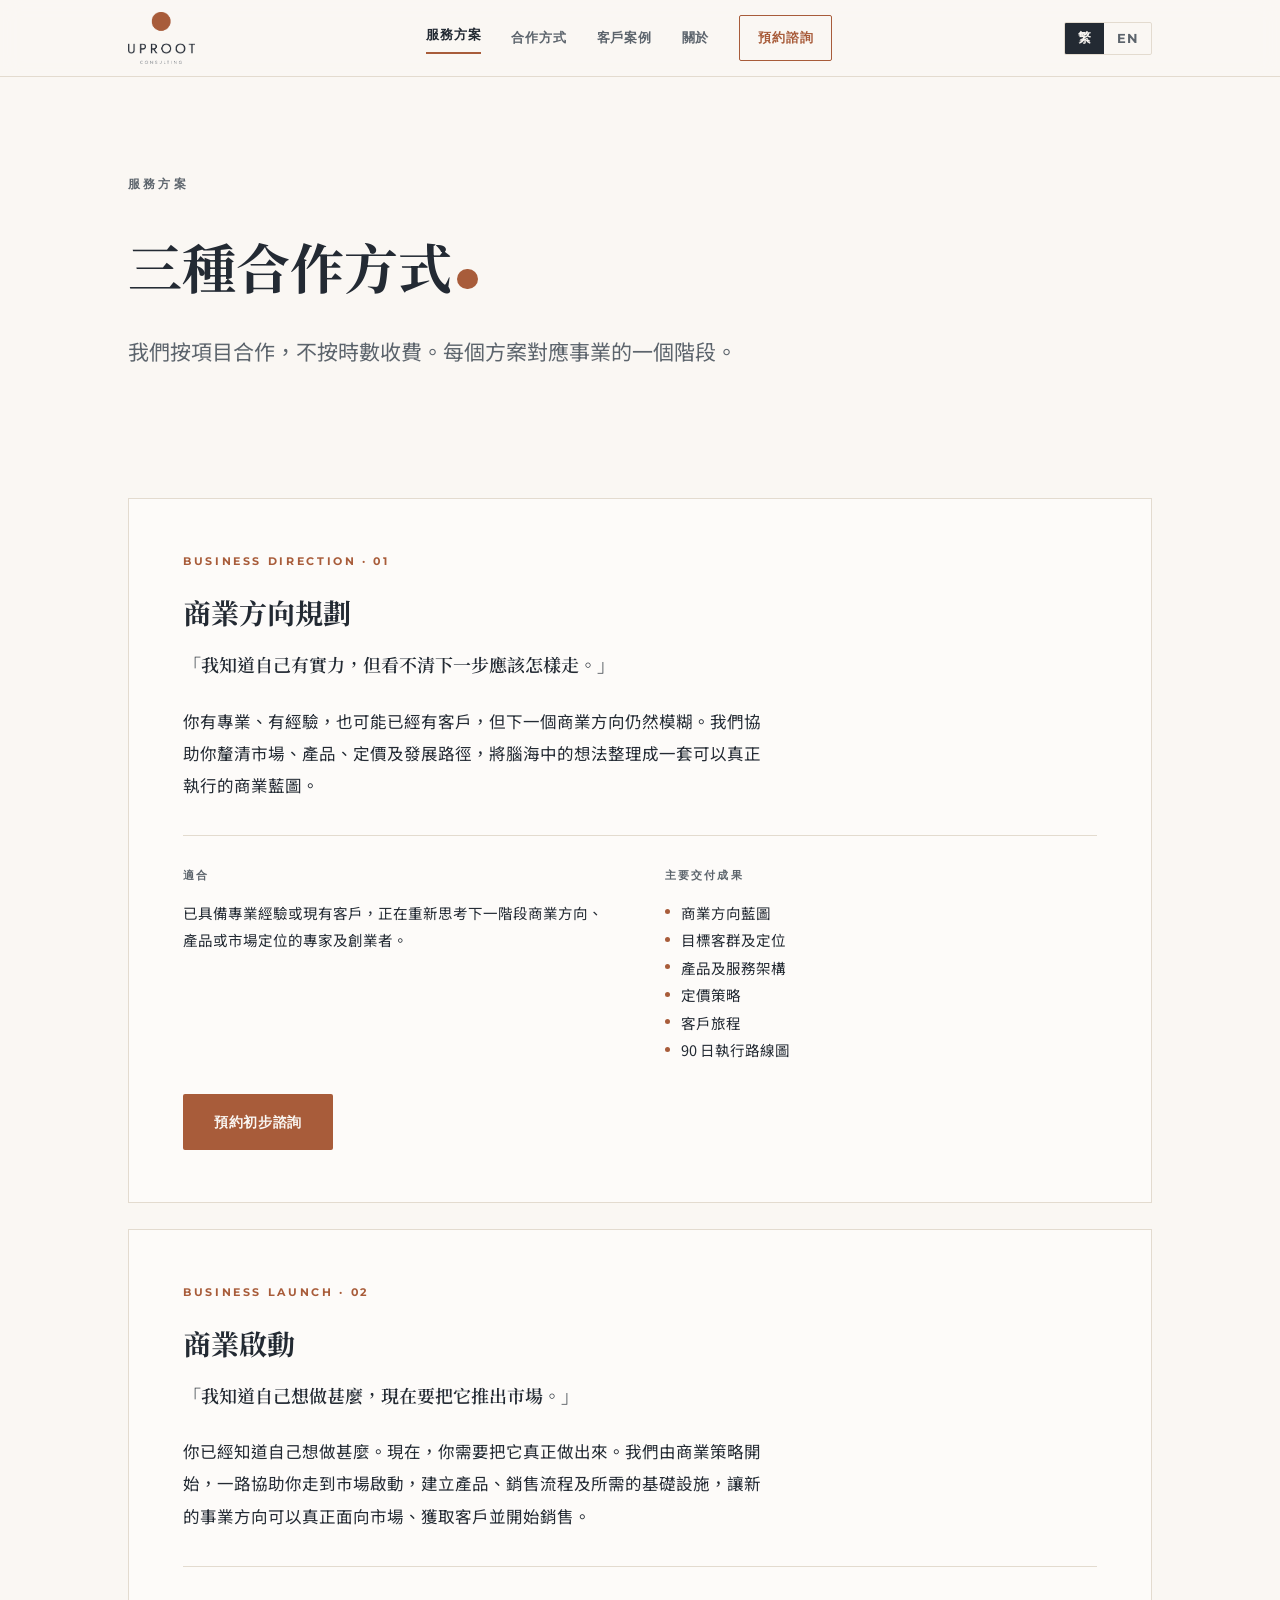
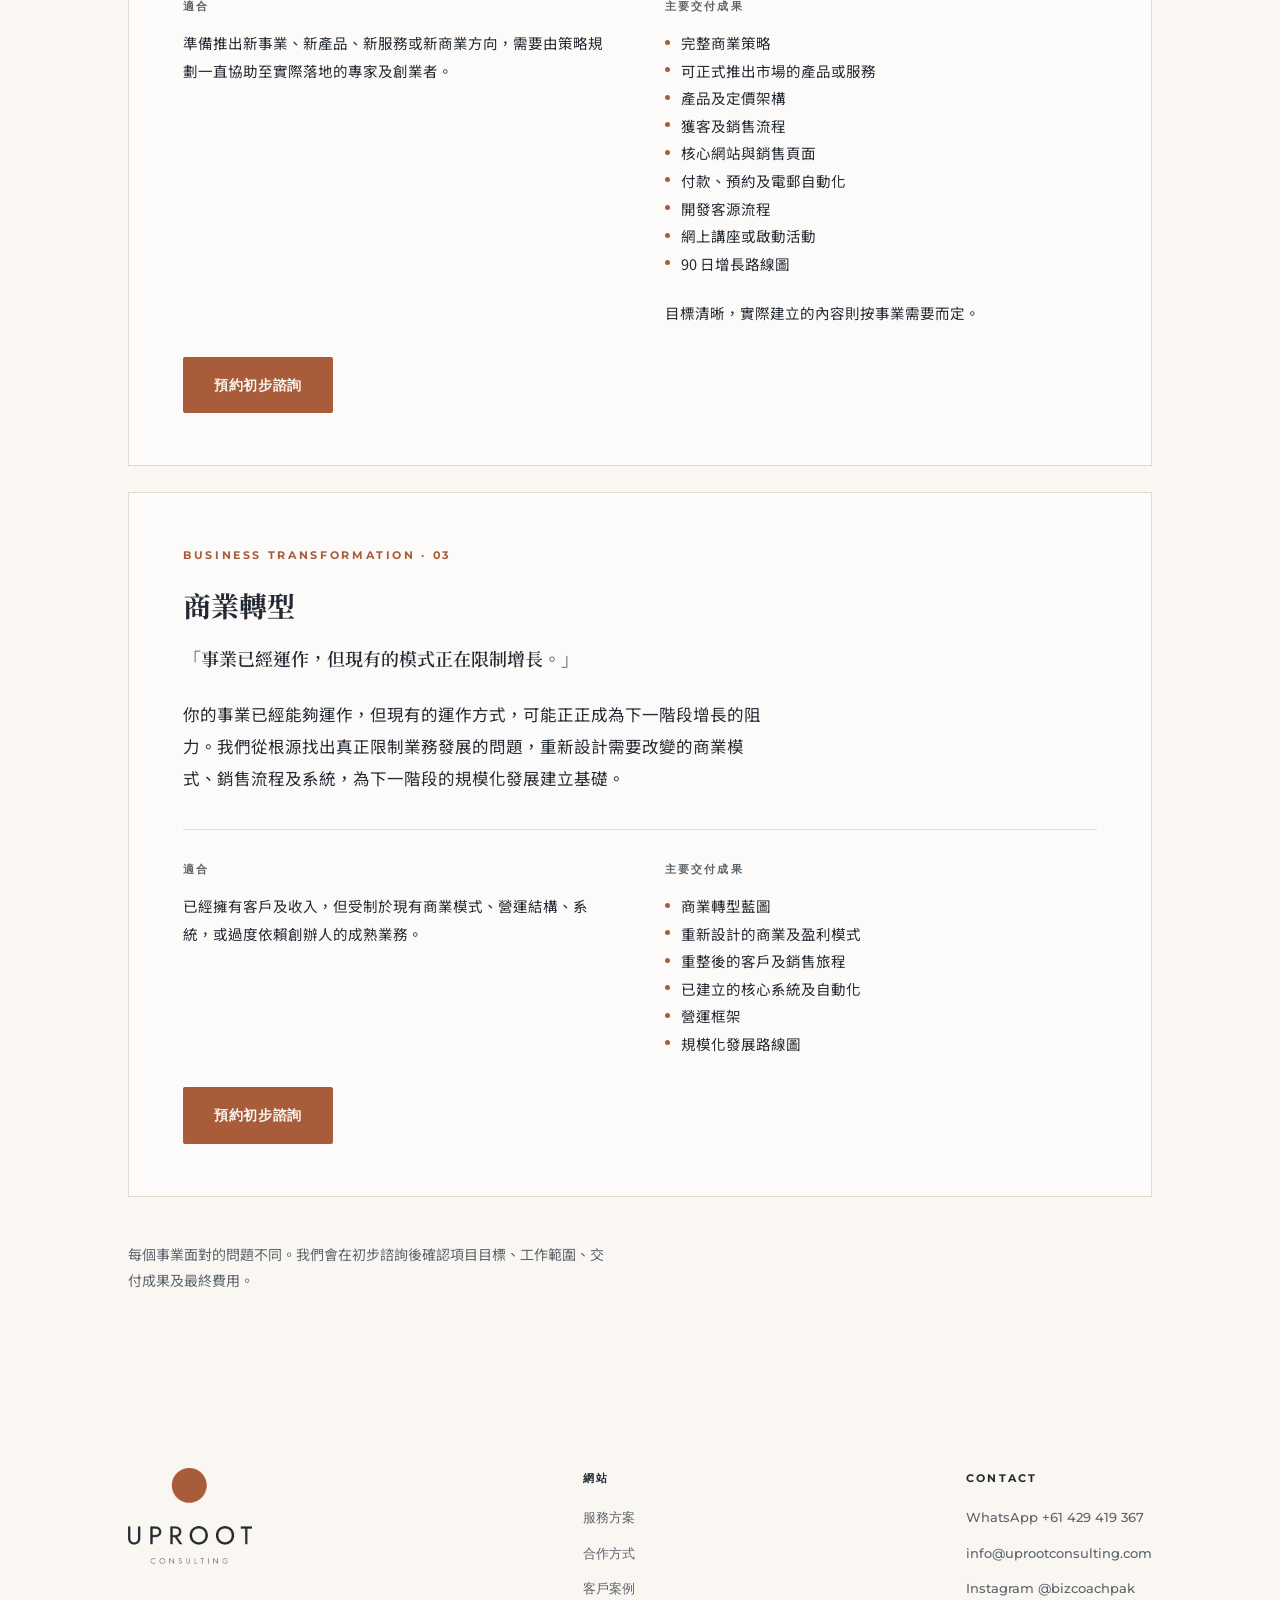
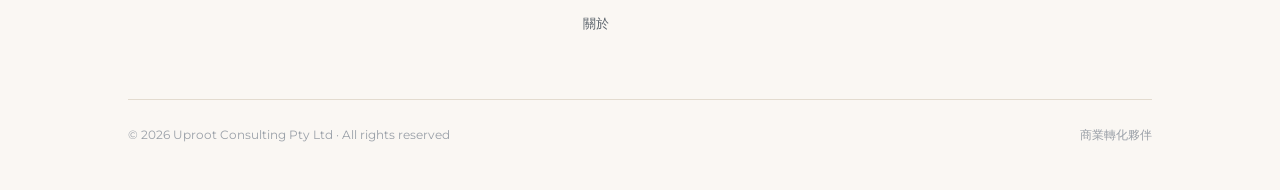
<file: services/index.html>
<!DOCTYPE html>
<html lang="zh-Hant">
<head>
<meta charset="UTF-8">
<meta name="viewport" content="width=device-width, initial-scale=1.0">
<title>服務方案 Services — Uproot Consulting</title>
<meta name="description" content="Business Direction · Business Launch · Business Transformation">
<link rel="preconnect" href="https://fonts.googleapis.com">
<link rel="preconnect" href="https://fonts.gstatic.com" crossorigin>
<link href="https://fonts.googleapis.com/css2?family=Newsreader:ital,opsz,wght@0,6..72,400;0,6..72,500;1,6..72,400;1,6..72,500&family=Montserrat:wght@500;600;700&family=Noto+Serif+TC:wght@600;700&family=Noto+Sans+TC:wght@400;500;700&display=swap" rel="stylesheet">
<link rel="stylesheet" href="../assets/style.css">
</head>
<body>
<nav><div class="wrap nav-in">
<a class="nav-logo" href="../" aria-label="Uproot Consulting"><img src="../assets/logo.png" alt="Uproot Consulting"></a>
<div class="nav-links">
<a href="../services/" class="active"><span class="t-zh">服務方案</span><span class="t-en">Services</span></a>
<a href="../how-we-work/"><span class="t-zh">合作方式</span><span class="t-en">How We Work</span></a>
<a href="../case-study/"><span class="t-zh">客戶案例</span><span class="t-en">Case Study</span></a>
<a href="../about/"><span class="t-zh">關於</span><span class="t-en">About</span></a>
<a class="nav-cta" href="../contact/"><span class="t-zh">預約諮詢</span><span class="t-en">Book a Consultation</span></a>
</div>
<div class="lang" role="group" aria-label="Language"><button id="btn-zh" class="on" type="button">繁</button><button id="btn-en" type="button">EN</button></div>
</div></nav>
<div class="page-head"><div class="wrap">
<div class="kicker"><span class="t-zh">服務方案</span><span class="t-en">Services</span></div>
<h1><span class="t-zh">三種合作方式</span><span class="t-en">Three ways to work with us</span><span class="dot" aria-hidden="true"></span></h1>
<p class="hero-sub"><span class="t-zh">我們按項目合作，不按時數收費。每個方案對應事業的一個階段。</span><span class="t-en">Not sold by the hour — scoped by outcome. Each engagement matches a stage of the business.</span></p>
</div></div>
<section><div class="wrap">
<div class="offer rv">
<div class="offer-top"><div><div class="offer-en">Business Direction · 01</div><h3><span class="t-zh">商業方向規劃</span><span class="t-en">Business Direction</span></h3></div>
</div>
<p class="offer-quote"><span class="t-zh">「我知道自己有實力，但看不清下一步應該怎樣走。」</span><span class="t-en">&ldquo;I don&rsquo;t know what the next move should be.&rdquo;</span></p>
<p><span class="t-zh">你有專業、有經驗，也可能已經有客戶，但下一個商業方向仍然模糊。我們協助你釐清市場、產品、定價及發展路徑，將腦海中的想法整理成一套可以真正執行的商業藍圖。</span><span class="t-en">You know you have something valuable, but you&rsquo;re not sure what the business should become next. We help you turn your expertise and ideas into a clear commercial direction — what to sell, who to sell it to, and where the business should go next.</span></p>
<div class="offer-meta">
<div><h4><span class="t-zh">適合</span><span class="t-en">Who it&rsquo;s for</span></h4><p><span class="t-zh">已具備專業經驗或現有客戶，正在重新思考下一階段商業方向、產品或市場定位的專家及創業者。</span><span class="t-en">Experts and founders with real expertise or existing customers, rethinking their next commercial direction, offer or positioning.</span></p></div>
<div><h4><span class="t-zh">主要交付成果</span><span class="t-en">Key deliverables</span></h4><ul><li><span class="t-zh">商業方向藍圖</span><span class="t-en">Business Direction Blueprint</span></li><li><span class="t-zh">目標客群及定位</span><span class="t-en">Target Customer &amp; Positioning</span></li><li><span class="t-zh">產品及服務架構</span><span class="t-en">Offer &amp; Product Structure</span></li><li><span class="t-zh">定價策略</span><span class="t-en">Pricing Strategy</span></li><li><span class="t-zh">客戶旅程</span><span class="t-en">Customer Journey</span></li><li><span class="t-zh">90 日執行路線圖</span><span class="t-en">90-Day Action Roadmap</span></li></ul></div>
</div>
<a class="btn btn-solid" href="../contact/"><span class="t-zh">預約初步諮詢</span><span class="t-en">Book an Initial Consultation</span></a>
</div>
<div class="offer rv">
<div class="offer-top"><div><div class="offer-en">Business Launch · 02</div><h3><span class="t-zh">商業啟動</span><span class="t-en">Business Launch</span></h3></div>
</div>
<p class="offer-quote"><span class="t-zh">「我知道自己想做甚麼，現在要把它推出市場。」</span><span class="t-en">&ldquo;I know what I want to build. I need to get it to market.&rdquo;</span></p>
<p><span class="t-zh">你已經知道自己想做甚麼。現在，你需要把它真正做出來。我們由商業策略開始，一路協助你走到市場啟動，建立產品、銷售流程及所需的基礎設施，讓新的事業方向可以真正面向市場、獲取客戶並開始銷售。</span><span class="t-en">You know what you want to build. Now it needs to become a real business. We take the idea from commercial strategy to market — building the offer, customer journey and core infrastructure needed to launch, acquire customers and start selling.</span></p>
<div class="offer-meta">
<div><h4><span class="t-zh">適合</span><span class="t-en">Who it&rsquo;s for</span></h4><p><span class="t-zh">準備推出新事業、新產品、新服務或新商業方向，需要由策略規劃一直協助至實際落地的專家及創業者。</span><span class="t-en">Experts and founders launching a new business, product, service or direction — who need support from strategy through to a real launch.</span></p></div>
<div><h4><span class="t-zh">主要交付成果</span><span class="t-en">Key deliverables</span></h4><ul><li><span class="t-zh">完整商業策略</span><span class="t-en">Commercial Strategy</span></li><li><span class="t-zh">可正式推出市場的產品或服務</span><span class="t-en">Market-Ready Offer</span></li><li><span class="t-zh">產品及定價架構</span><span class="t-en">Offer &amp; Pricing Structure</span></li><li><span class="t-zh">獲客及銷售流程</span><span class="t-en">Acquisition &amp; Sales Journey</span></li><li><span class="t-zh">核心網站與銷售頁面</span><span class="t-en">Core Website &amp; Sales Pages</span></li><li><span class="t-zh">付款、預約及電郵自動化</span><span class="t-en">Payment, Booking &amp; Email Automation</span></li><li><span class="t-zh">開發客源流程</span><span class="t-en">Lead Generation Flow</span></li><li><span class="t-zh">網上講座或啟動活動</span><span class="t-en">Webinar / Launch Campaign</span></li><li><span class="t-zh">90 日增長路線圖</span><span class="t-en">90-Day Growth Roadmap</span></li></ul><p class="offer-note"><span class="t-zh">目標清晰，實際建立的內容則按事業需要而定。</span><span class="t-en">The outcome is defined. The build is tailored.</span></p></div>
</div>
<a class="btn btn-solid" href="../contact/"><span class="t-zh">預約初步諮詢</span><span class="t-en">Book an Initial Consultation</span></a>
</div>
<div class="offer rv">
<div class="offer-top"><div><div class="offer-en">Business Transformation · 03</div><h3><span class="t-zh">商業轉型</span><span class="t-en">Business Transformation</span></h3></div>
</div>
<p class="offer-quote"><span class="t-zh">「事業已經運作，但現有的模式正在限制增長。」</span><span class="t-en">&ldquo;My business works, but the way it works is holding back growth.&rdquo;</span></p>
<p><span class="t-zh">你的事業已經能夠運作，但現有的運作方式，可能正正成為下一階段增長的阻力。我們從根源找出真正限制業務發展的問題，重新設計需要改變的商業模式、銷售流程及系統，為下一階段的規模化發展建立基礎。</span><span class="t-en">Your business already works. But the way it works may now be the reason it can&rsquo;t grow. We identify what is actually holding the business back, redesign what needs to change, and build the commercial systems required for its next stage of growth.</span></p>
<div class="offer-meta">
<div><h4><span class="t-zh">適合</span><span class="t-en">Who it&rsquo;s for</span></h4><p><span class="t-zh">已經擁有客戶及收入，但受制於現有商業模式、營運結構、系統，或過度依賴創辦人的成熟業務。</span><span class="t-en">Established businesses with customers and revenue, constrained by their current model, operations, systems — or by founder dependency.</span></p></div>
<div><h4><span class="t-zh">主要交付成果</span><span class="t-en">Key deliverables</span></h4><ul><li><span class="t-zh">商業轉型藍圖</span><span class="t-en">Business Transformation Blueprint</span></li><li><span class="t-zh">重新設計的商業及盈利模式</span><span class="t-en">Redesigned Commercial Model</span></li><li><span class="t-zh">重整後的客戶及銷售旅程</span><span class="t-en">Redesigned Customer &amp; Sales Journey</span></li><li><span class="t-zh">已建立的核心系統及自動化</span><span class="t-en">Implemented Core Systems &amp; Automations</span></li><li><span class="t-zh">營運框架</span><span class="t-en">Operating Framework</span></li><li><span class="t-zh">規模化發展路線圖</span><span class="t-en">Scale Roadmap</span></li></ul></div>
</div>
<a class="btn btn-solid" href="../contact/"><span class="t-zh">預約初步諮詢</span><span class="t-en">Book an Initial Consultation</span></a>
</div>
<p class="price-caveat rv"><span class="t-zh">每個事業面對的問題不同。我們會在初步諮詢後確認項目目標、工作範圍、交付成果及最終費用。</span><span class="t-en">Every business is different. Final objectives, scope, deliverables and investment are confirmed after the initial consultation.</span></p>
</div></section>
<footer><div class="wrap">
<div class="foot-grid">
<div class="foot-logo"><img src="../assets/logo.png" alt="Uproot Consulting"></div>
<div class="foot-col"><h4><span class="t-zh">網站</span><span class="t-en">Site</span></h4>
<a href="../services/"><span class="t-zh">服務方案</span><span class="t-en">Services</span></a>
<a href="../how-we-work/"><span class="t-zh">合作方式</span><span class="t-en">How We Work</span></a>
<a href="../case-study/"><span class="t-zh">客戶案例</span><span class="t-en">Case Study</span></a>
<a href="../about/"><span class="t-zh">關於</span><span class="t-en">About</span></a></div>
<div class="foot-col"><h4>Contact</h4>
<a href="https://wa.me/61429419367" target="_blank" rel="noopener">WhatsApp +61 429 419 367</a>
<a href="mailto:info@uprootconsulting.com">info@uprootconsulting.com</a>
<a href="https://www.instagram.com/bizcoachpak" target="_blank" rel="noopener">Instagram @bizcoachpak</a></div>
</div>
<div class="foot-bottom"><span>© 2026 Uproot Consulting Pty Ltd · All rights reserved</span><span><span class="t-zh">商業轉化夥伴</span><span class="t-en">Business Transformation Partner</span></span></div>
</div></footer>
<script>
const io=new IntersectionObserver(es=>{es.forEach(e=>{if(e.isIntersecting){e.target.classList.add('on');io.unobserve(e.target)}})},{threshold:.1});
document.querySelectorAll('.rv').forEach(el=>io.observe(el));
const bZh=document.getElementById('btn-zh'),bEn=document.getElementById('btn-en');
function setLang(en){document.body.classList.toggle('en',en);document.documentElement.lang=en?'en':'zh-Hant';bEn.classList.toggle('on',en);bZh.classList.toggle('on',!en);try{localStorage.setItem('uproot-lang',en?'en':'zh')}catch(e){}document.querySelectorAll('.rv').forEach(el=>el.classList.add('on'))}
bZh.addEventListener('click',()=>setLang(false));bEn.addEventListener('click',()=>setLang(true));
try{if(localStorage.getItem('uproot-lang')==='en')setLang(true)}catch(e){}
</script>
</body>
</html>
</file>
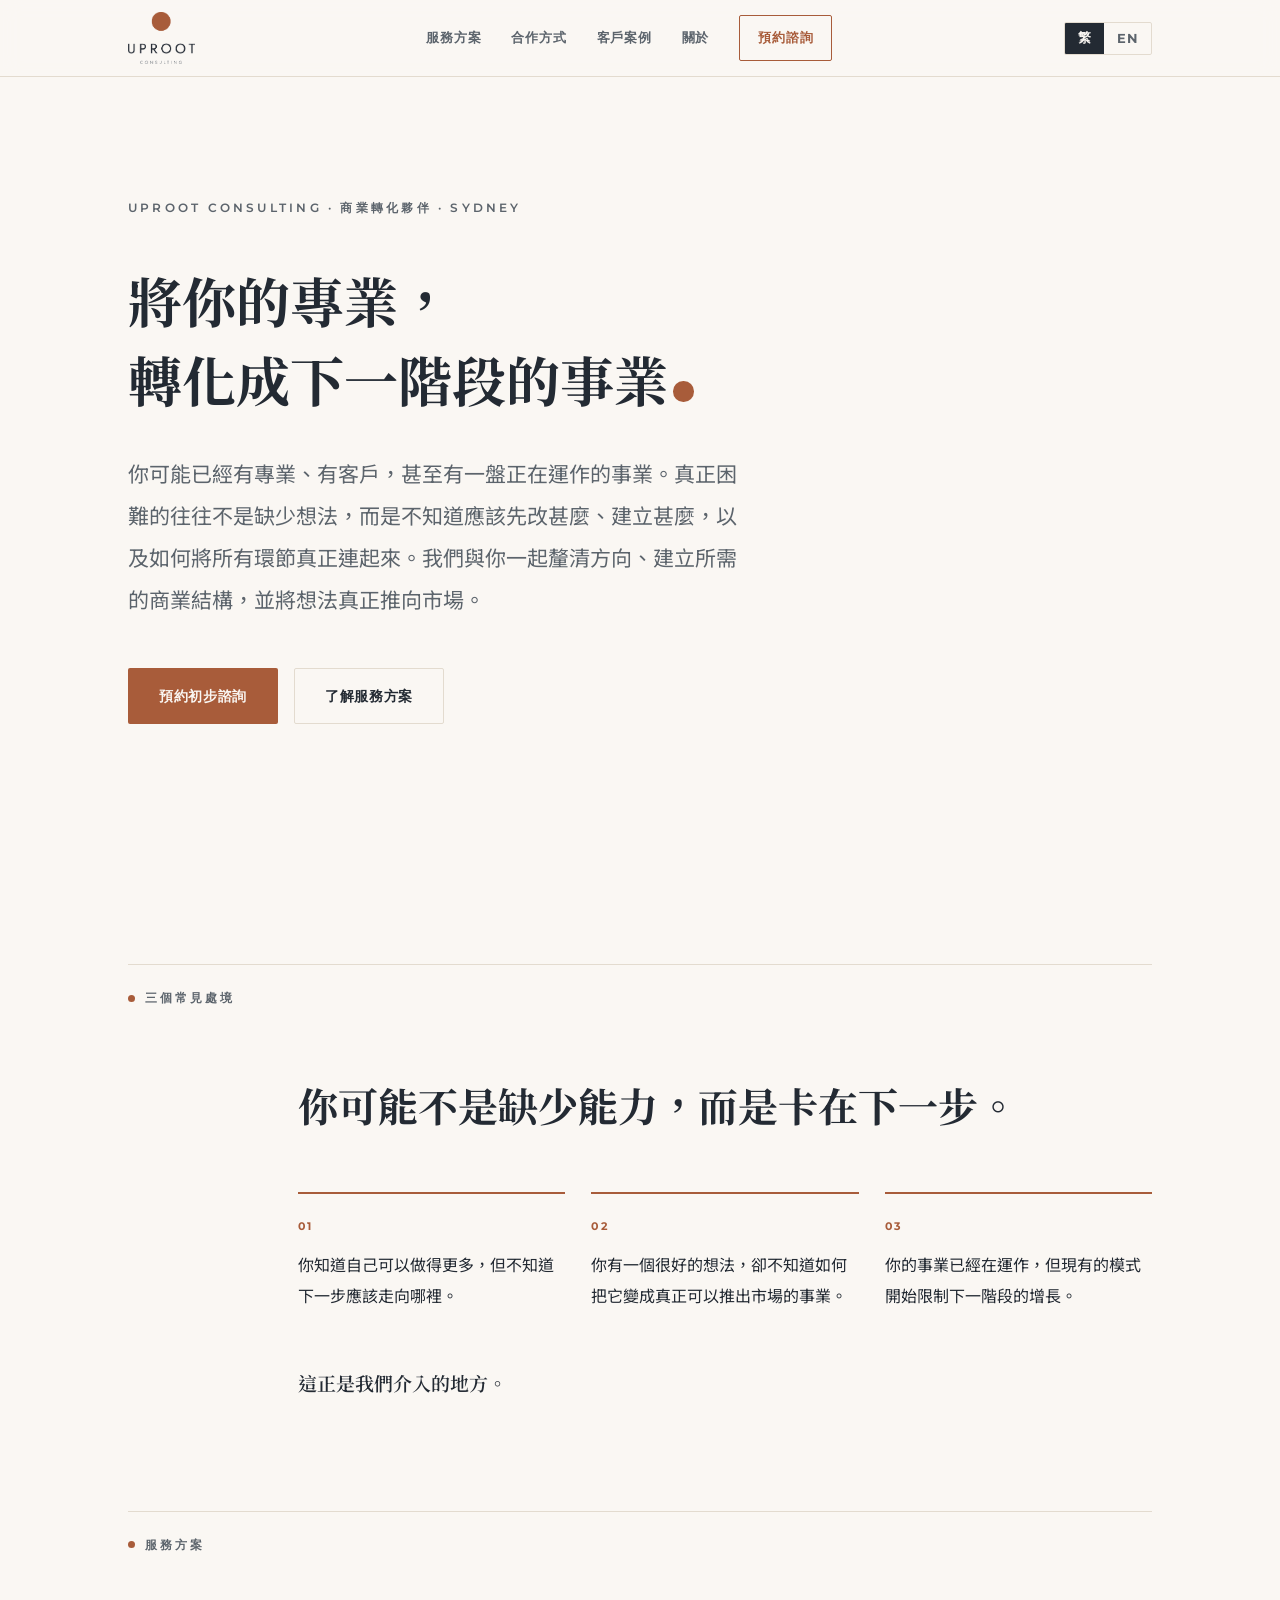
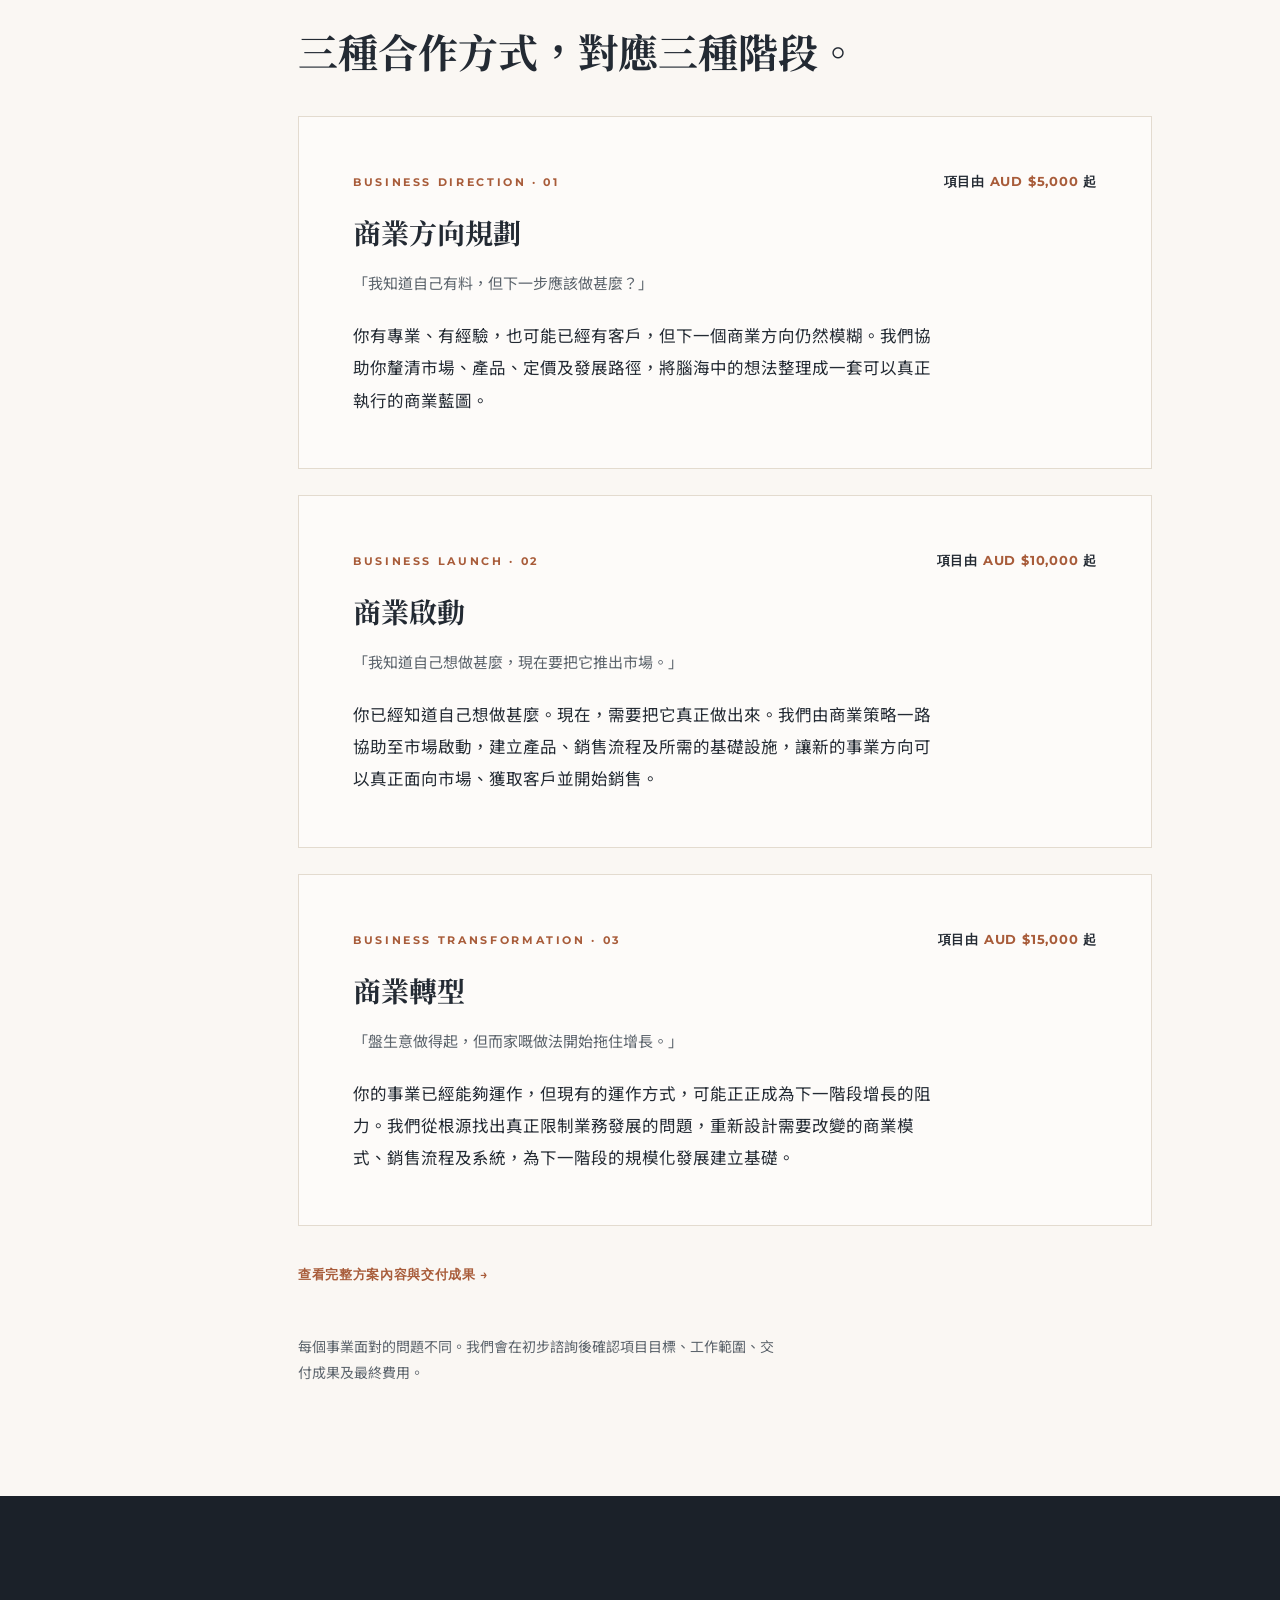
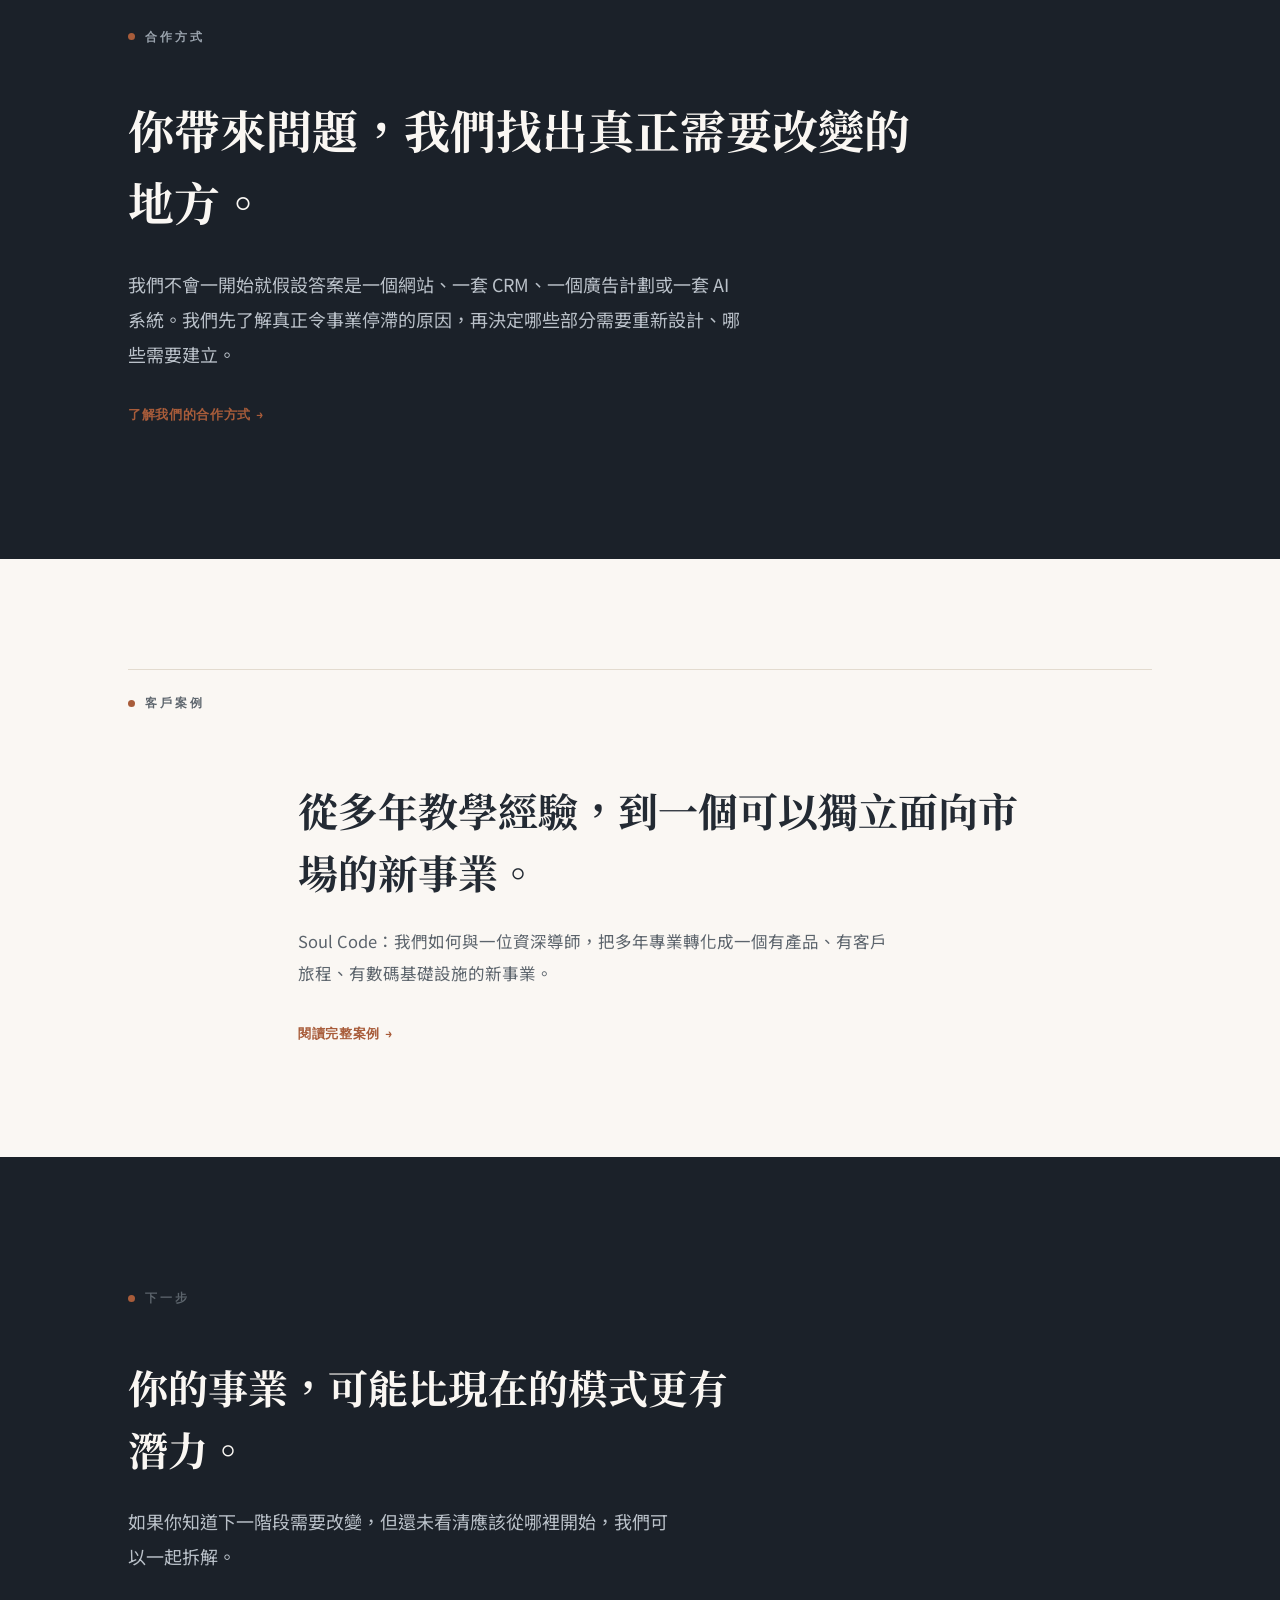
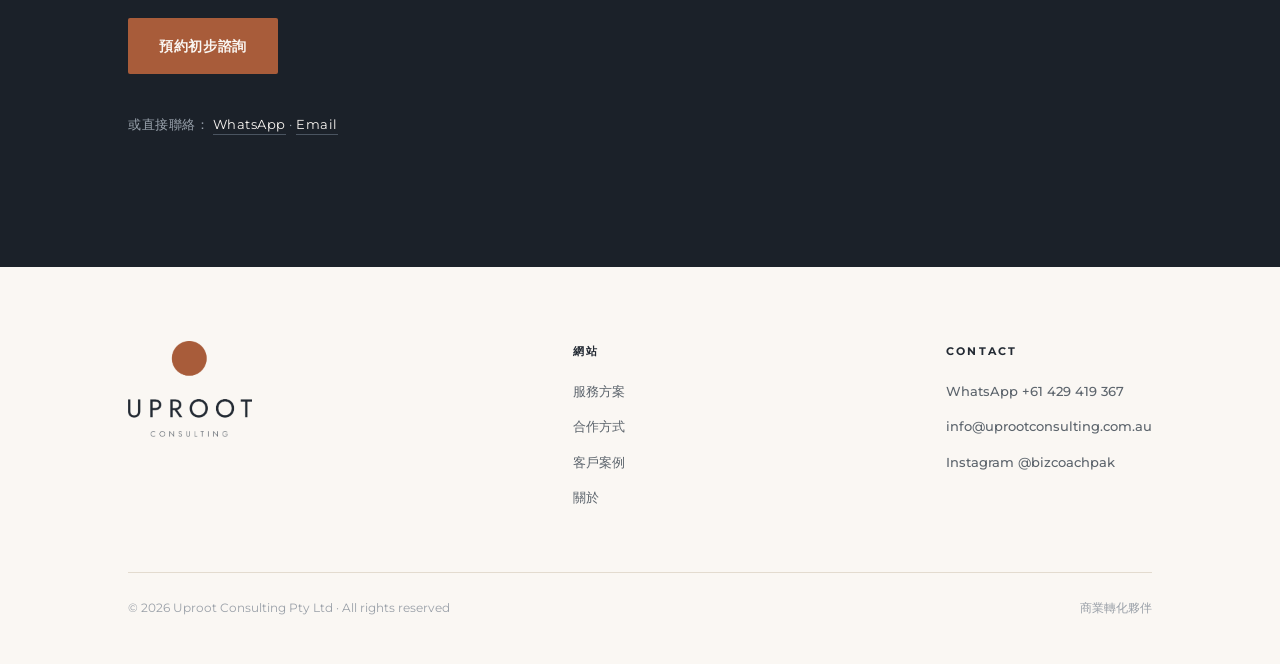
<file: uproot-site/index.html>
<!DOCTYPE html>
<html lang="zh-Hant">
<head>
<meta charset="UTF-8">
<meta name="viewport" content="width=device-width, initial-scale=1.0">
<title>Uproot Consulting — 商業轉化夥伴 | Business Transformation Partner</title>
<meta name="description" content="將你的專業，轉化成下一階段的事業。Turn your expertise into the next stage of your business.">
<link rel="preconnect" href="https://fonts.googleapis.com">
<link rel="preconnect" href="https://fonts.gstatic.com" crossorigin>
<link href="https://fonts.googleapis.com/css2?family=Newsreader:ital,opsz,wght@0,6..72,400;0,6..72,500;1,6..72,400;1,6..72,500&family=Montserrat:wght@500;600;700&family=Noto+Serif+TC:wght@600;700&family=Noto+Sans+TC:wght@400;500;700&display=swap" rel="stylesheet">
<link rel="stylesheet" href="assets/style.css">
</head>
<body>
<nav><div class="wrap nav-in">
<a class="nav-logo" href="./" aria-label="Uproot Consulting"><img src="assets/logo.png" alt="Uproot Consulting"></a>
<div class="nav-links">
<a href="services/"><span class="t-zh">服務方案</span><span class="t-en">Services</span></a>
<a href="how-we-work/"><span class="t-zh">合作方式</span><span class="t-en">How We Work</span></a>
<a href="case-study/"><span class="t-zh">客戶案例</span><span class="t-en">Case Study</span></a>
<a href="about/"><span class="t-zh">關於</span><span class="t-en">About</span></a>
<a class="nav-cta" href="contact/"><span class="t-zh">預約諮詢</span><span class="t-en">Book a Consultation</span></a>
</div>
<div class="lang" role="group" aria-label="Language"><button id="btn-zh" class="on" type="button">繁</button><button id="btn-en" type="button">EN</button></div>
</div></nav>
<header><div class="wrap">
<div class="kicker"><span class="t-zh">Uproot Consulting · 商業轉化夥伴 · Sydney</span><span class="t-en">Uproot Consulting · Business Transformation Partner · Sydney</span></div>
<h1><span class="t-zh">將你的專業，<br>轉化成下一階段的事業</span><span class="t-en">Turn your expertise into the next stage of your business</span><span class="dot" aria-hidden="true"></span></h1>
<p class="hero-sub"><span class="t-zh">你可能已經有專業、有客戶，甚至有一盤正在運作的事業。真正困難的往往不是缺少想法，而是不知道應該先改甚麼、建立甚麼，以及如何將所有環節真正連起來。我們與你一起釐清方向、建立所需的商業結構，並將想法真正推向市場。</span><span class="t-en">You already have the expertise, the experience, and perhaps even an established business. We help you define what comes next, build what it takes, and turn it into something ready for the market.</span></p>
<div class="cta-row">
<a class="btn btn-solid" href="contact/"><span class="t-zh">預約初步諮詢</span><span class="t-en">Book an Initial Consultation</span></a>
<a class="btn btn-line" href="services/"><span class="t-zh">了解服務方案</span><span class="t-en">Explore Our Services</span></a>
</div></div></header><section><div class="wrap">
<div class="sec-head"><div class="sec-label"><span class="t-zh">三個常見處境</span><span class="t-en">Where you might be</span></div></div>
<div class="offset">
<h2 class="rv"><span class="t-zh">你可能不是缺少能力，而是卡在下一步。</span><span class="t-en">You&rsquo;re not short of ability — you&rsquo;re stuck on what comes next.</span></h2>
<div class="recog rv">
<div class="recog-cell"><span class="n">01</span><p><span class="t-zh">你知道自己可以做得更多，但不知道下一步應該走向哪裡。</span><span class="t-en">You know you could do more, but you don&rsquo;t know where the next step should lead.</span></p></div>
<div class="recog-cell"><span class="n">02</span><p><span class="t-zh">你有一個很好的想法，卻不知道如何把它變成真正可以推出市場的事業。</span><span class="t-en">You have a good idea, but no clear way to turn it into a business that can actually reach the market.</span></p></div>
<div class="recog-cell"><span class="n">03</span><p><span class="t-zh">你的事業已經在運作，但現有的模式開始限制下一階段的增長。</span><span class="t-en">Your business is running, but its current model is starting to limit the next stage of growth.</span></p></div>
</div>
<p class="recog-close rv"><span class="t-zh">這正是我們介入的地方。</span><span class="t-en">That&rsquo;s where we come in.</span></p>
</div></div></section><section style="padding-top:0"><div class="wrap">
<div class="sec-head"><div class="sec-label"><span class="t-zh">服務方案</span><span class="t-en">Services</span></div></div>
<div class="offset">
<h2 class="rv" style="margin-bottom:34px"><span class="t-zh">三種合作方式，對應三種階段。</span><span class="t-en">Three ways to work with us — for three different stages.</span></h2>
<div class="offer rv">
<div class="offer-top"><div><div class="offer-en">Business Direction · 01</div><h3><span class="t-zh">商業方向規劃</span><span class="t-en">Business Direction</span></h3></div>
<div class="price"><span class="t-zh">項目由 <em>AUD $5,000</em> 起</span><span class="t-en">Projects from <em>AUD $5,000</em></span></div></div>
<p class="offer-quote"><span class="t-zh">「我知道自己有料，但下一步應該做甚麼？」</span><span class="t-en">&ldquo;I don&rsquo;t know what the next move should be.&rdquo;</span></p>
<p><span class="t-zh">你有專業、有經驗，也可能已經有客戶，但下一個商業方向仍然模糊。我們協助你釐清市場、產品、定價及發展路徑，將腦海中的想法整理成一套可以真正執行的商業藍圖。</span><span class="t-en">You know you have something valuable, but you&rsquo;re not sure what the business should become next. We help you turn your expertise and ideas into a clear commercial direction — what to sell, who to sell it to, and where the business should go next.</span></p>
</div>
<div class="offer rv">
<div class="offer-top"><div><div class="offer-en">Business Launch · 02</div><h3><span class="t-zh">商業啟動</span><span class="t-en">Business Launch</span></h3></div>
<div class="price"><span class="t-zh">項目由 <em>AUD $10,000</em> 起</span><span class="t-en">Projects from <em>AUD $10,000</em></span></div></div>
<p class="offer-quote"><span class="t-zh">「我知道自己想做甚麼，現在要把它推出市場。」</span><span class="t-en">&ldquo;I know what I want to build. I need to get it to market.&rdquo;</span></p>
<p><span class="t-zh">你已經知道自己想做甚麼。現在，需要把它真正做出來。我們由商業策略一路協助至市場啟動，建立產品、銷售流程及所需的基礎設施，讓新的事業方向可以真正面向市場、獲取客戶並開始銷售。</span><span class="t-en">You know what you want to build. Now it needs to become a real business. We take the idea from commercial strategy to market — building the offer, customer journey and core infrastructure needed to launch, acquire customers and start selling.</span></p>
</div>
<div class="offer rv">
<div class="offer-top"><div><div class="offer-en">Business Transformation · 03</div><h3><span class="t-zh">商業轉型</span><span class="t-en">Business Transformation</span></h3></div>
<div class="price"><span class="t-zh">項目由 <em>AUD $15,000</em> 起</span><span class="t-en">Projects from <em>AUD $15,000</em></span></div></div>
<p class="offer-quote"><span class="t-zh">「盤生意做得起，但而家嘅做法開始拖住增長。」</span><span class="t-en">&ldquo;My business works, but the way it works is holding back growth.&rdquo;</span></p>
<p><span class="t-zh">你的事業已經能夠運作，但現有的運作方式，可能正正成為下一階段增長的阻力。我們從根源找出真正限制業務發展的問題，重新設計需要改變的商業模式、銷售流程及系統，為下一階段的規模化發展建立基礎。</span><span class="t-en">Your business already works. But the way it works may now be the reason it can&rsquo;t grow. We identify what is actually holding the business back, redesign what needs to change, and build the commercial systems required for its next stage of growth.</span></p>
</div>
<p class="rv" style="margin-top:30px"><a class="more-link" href="services/"><span class="t-zh">查看完整方案內容與交付成果 →</span><span class="t-en">See full scope and deliverables →</span></a></p>
<p class="price-caveat rv"><span class="t-zh">每個事業面對的問題不同。我們會在初步諮詢後確認項目目標、工作範圍、交付成果及最終費用。</span><span class="t-en">Every business is different. Final objectives, scope, deliverables and investment are confirmed after the initial consultation.</span></p>
</div></div></section><section class="belief"><div class="wrap">
<div class="sec-label" style="margin-bottom:46px"><span class="t-zh">合作方式</span><span class="t-en">How we work</span></div>
<h2 class="rv"><span class="t-zh">你帶來問題，我們找出真正需要改變的地方。</span><span class="t-en">Bring us the problem. We&rsquo;ll figure out what actually needs to change.</span></h2>
<p class="rv"><span class="t-zh">我們不會一開始就假設答案是一個網站、一套 CRM、一個廣告計劃或一套 AI 系統。我們先了解真正令事業停滯的原因，再決定哪些部分需要重新設計、哪些需要建立。</span><span class="t-en">We don&rsquo;t begin by assuming the answer is a website, a CRM, an advertising campaign or an AI system. We first understand what is actually preventing the business from moving forward — then decide what needs to be redesigned, and what needs to be built.</span></p>
<p class="rv" style="margin-top:22px"><a class="more-link" href="how-we-work/" style="color:var(--terra)"><span class="t-zh">了解我們的合作方式 →</span><span class="t-en">More on how we work →</span></a></p>
</div></section><section><div class="wrap">
<div class="sec-head"><div class="sec-label"><span class="t-zh">客戶案例</span><span class="t-en">Case study</span></div></div>
<div class="offset rv">
<h2><span class="t-zh">從多年教學經驗，到一個可以獨立面向市場的新事業。</span><span class="t-en">From years of expertise to a business ready to face the market.</span></h2>
<p style="max-width:36em;margin-top:22px;color:var(--grey)"><span class="t-zh">Soul Code：我們如何與一位資深導師，把多年專業轉化成一個有產品、有客戶旅程、有數碼基礎設施的新事業。</span><span class="t-en">Soul Code: how we worked with an experienced teacher to turn years of expertise into a new business with products, customer journeys and digital infrastructure.</span></p>
<p style="margin-top:26px"><a class="more-link" href="case-study/"><span class="t-zh">閱讀完整案例 →</span><span class="t-en">Read the full case study →</span></a></p>
</div></div></section><section class="cta-sec"><div class="wrap">
<div class="sec-label" style="margin-bottom:46px"><span class="t-zh">下一步</span><span class="t-en">Next step</span></div>
<h2 class="rv"><span class="t-zh">你的事業，可能比現在的模式更有潛力。</span><span class="t-en">Your business may have more potential than its current model allows.</span></h2>
<p class="lede rv"><span class="t-zh">如果你知道下一階段需要改變，但還未看清應該從哪裡開始，我們可以一起拆解。</span><span class="t-en">If you know something needs to change, but you can&rsquo;t yet see where to start — let&rsquo;s work it out together.</span></p>
<div class="cta-row rv" style="margin-top:44px"><a class="btn btn-solid" href="contact/"><span class="t-zh">預約初步諮詢</span><span class="t-en">Book an Initial Consultation</span></a></div>
<p class="ways rv"><span class="t-zh">或直接聯絡：</span><span class="t-en">Prefer direct contact?</span> <a href="https://wa.me/61429419367" target="_blank" rel="noopener">WhatsApp</a> · <a href="mailto:info@uprootconsulting.com.au">Email</a></p>
</div></section>
<footer><div class="wrap">
<div class="foot-grid">
<div class="foot-logo"><img src="assets/logo.png" alt="Uproot Consulting"></div>
<div class="foot-col"><h4><span class="t-zh">網站</span><span class="t-en">Site</span></h4>
<a href="services/"><span class="t-zh">服務方案</span><span class="t-en">Services</span></a>
<a href="how-we-work/"><span class="t-zh">合作方式</span><span class="t-en">How We Work</span></a>
<a href="case-study/"><span class="t-zh">客戶案例</span><span class="t-en">Case Study</span></a>
<a href="about/"><span class="t-zh">關於</span><span class="t-en">About</span></a></div>
<div class="foot-col"><h4>Contact</h4>
<a href="https://wa.me/61429419367" target="_blank" rel="noopener">WhatsApp +61 429 419 367</a>
<a href="mailto:info@uprootconsulting.com.au">info@uprootconsulting.com.au</a>
<a href="https://www.instagram.com/bizcoachpak" target="_blank" rel="noopener">Instagram @bizcoachpak</a></div>
</div>
<div class="foot-bottom"><span>© 2026 Uproot Consulting Pty Ltd · All rights reserved</span><span><span class="t-zh">商業轉化夥伴</span><span class="t-en">Business Transformation Partner</span></span></div>
</div></footer>
<script>
const io=new IntersectionObserver(es=>{es.forEach(e=>{if(e.isIntersecting){e.target.classList.add('on');io.unobserve(e.target)}})},{threshold:.1});
document.querySelectorAll('.rv').forEach(el=>io.observe(el));
const bZh=document.getElementById('btn-zh'),bEn=document.getElementById('btn-en');
function setLang(en){document.body.classList.toggle('en',en);document.documentElement.lang=en?'en':'zh-Hant';bEn.classList.toggle('on',en);bZh.classList.toggle('on',!en);try{localStorage.setItem('uproot-lang',en?'en':'zh')}catch(e){}document.querySelectorAll('.rv').forEach(el=>el.classList.add('on'))}
bZh.addEventListener('click',()=>setLang(false));bEn.addEventListener('click',()=>setLang(true));
try{if(localStorage.getItem('uproot-lang')==='en')setLang(true)}catch(e){}
</script>
</body>
</html>
</file>
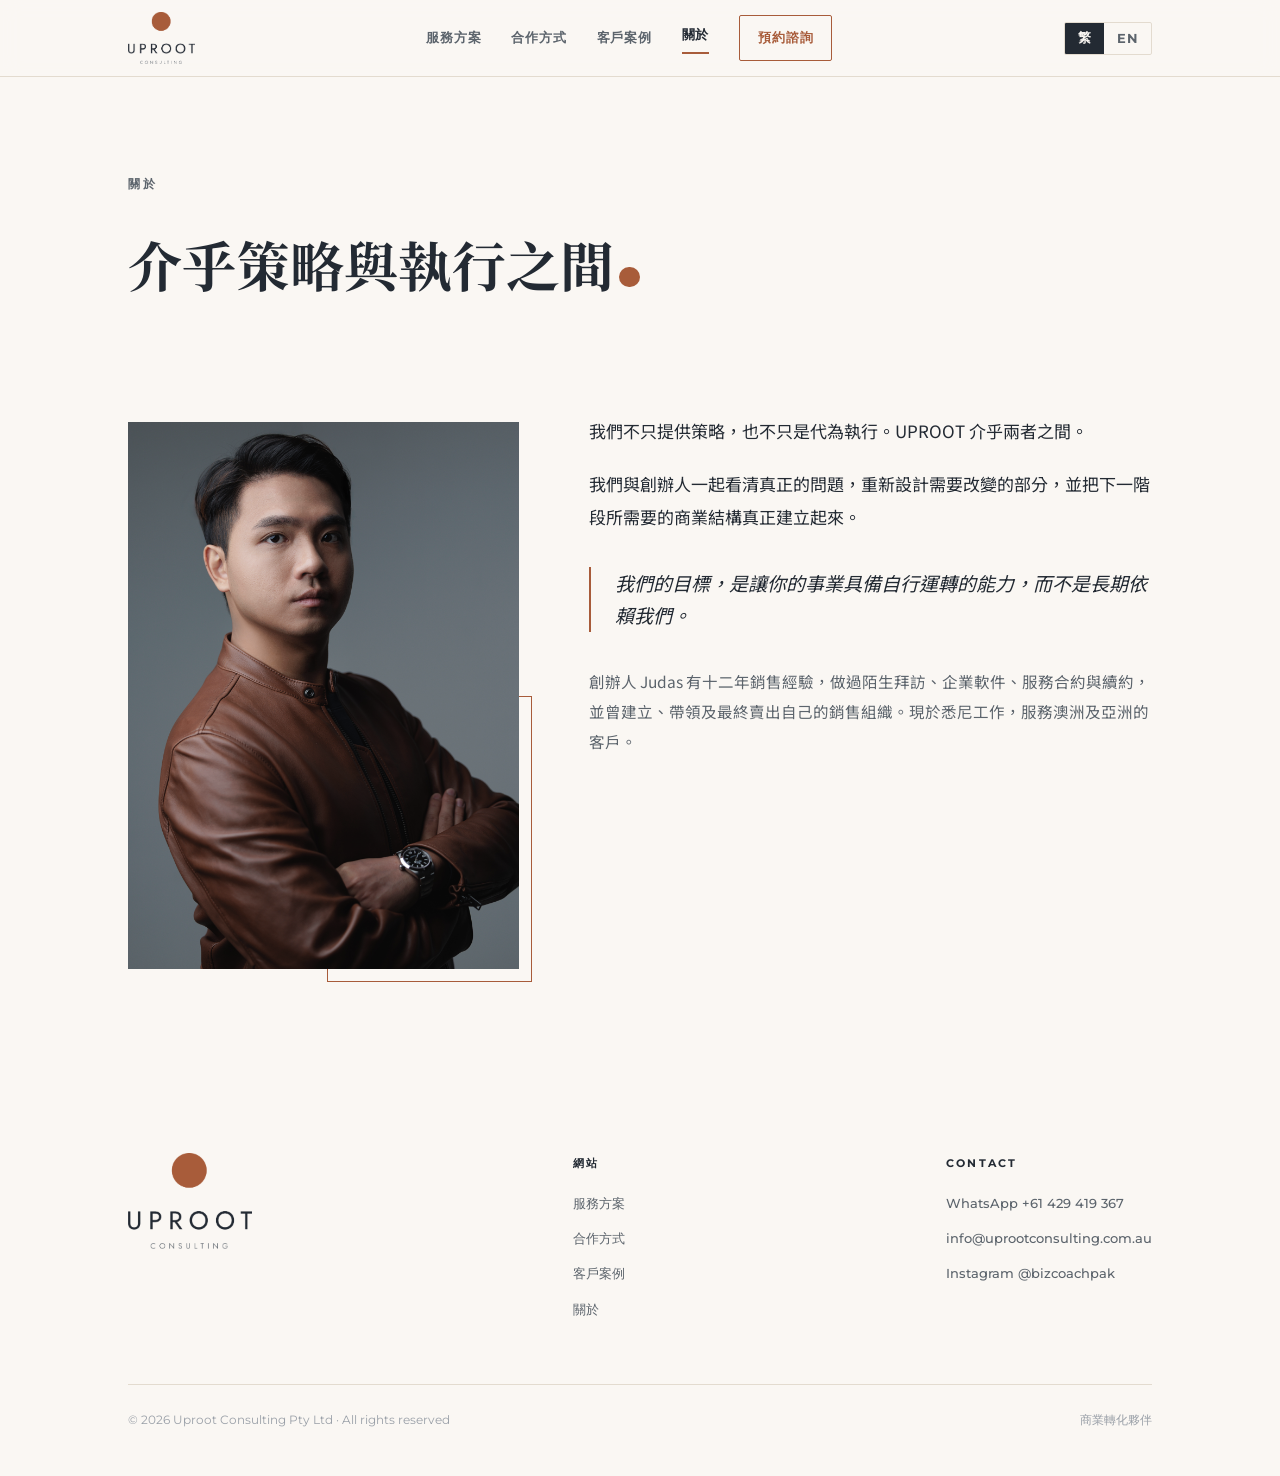
<file: uproot-site/about/index.html>
<!DOCTYPE html>
<html lang="zh-Hant">
<head>
<meta charset="UTF-8">
<meta name="viewport" content="width=device-width, initial-scale=1.0">
<title>關於 About — Uproot Consulting</title>
<meta name="description" content="Uproot sits between strategy and execution.">
<link rel="preconnect" href="https://fonts.googleapis.com">
<link rel="preconnect" href="https://fonts.gstatic.com" crossorigin>
<link href="https://fonts.googleapis.com/css2?family=Newsreader:ital,opsz,wght@0,6..72,400;0,6..72,500;1,6..72,400;1,6..72,500&family=Montserrat:wght@500;600;700&family=Noto+Serif+TC:wght@600;700&family=Noto+Sans+TC:wght@400;500;700&display=swap" rel="stylesheet">
<link rel="stylesheet" href="../assets/style.css">
</head>
<body>
<nav><div class="wrap nav-in">
<a class="nav-logo" href="../" aria-label="Uproot Consulting"><img src="../assets/logo.png" alt="Uproot Consulting"></a>
<div class="nav-links">
<a href="../services/"><span class="t-zh">服務方案</span><span class="t-en">Services</span></a>
<a href="../how-we-work/"><span class="t-zh">合作方式</span><span class="t-en">How We Work</span></a>
<a href="../case-study/"><span class="t-zh">客戶案例</span><span class="t-en">Case Study</span></a>
<a href="../about/" class="active"><span class="t-zh">關於</span><span class="t-en">About</span></a>
<a class="nav-cta" href="../contact/"><span class="t-zh">預約諮詢</span><span class="t-en">Book a Consultation</span></a>
</div>
<div class="lang" role="group" aria-label="Language"><button id="btn-zh" class="on" type="button">繁</button><button id="btn-en" type="button">EN</button></div>
</div></nav>
<div class="page-head"><div class="wrap">
<div class="kicker"><span class="t-zh">關於</span><span class="t-en">About</span></div>
<h1><span class="t-zh">介乎策略與執行之間</span><span class="t-en">Between strategy and execution</span><span class="dot" aria-hidden="true"></span></h1>
</div></div>
<section><div class="wrap"><div class="about-grid">
<div class="about-photo rv"><img src="../assets/pak.jpg" alt="Judas — Founder, Uproot Consulting"></div>
<div class="about-body rv">
<p><span class="t-zh">我們不只提供策略，也不只是代為執行。UPROOT 介乎兩者之間。</span><span class="t-en">We don&rsquo;t just hand over recommendations, and we don&rsquo;t just execute instructions. Uproot sits between strategy and execution.</span></p>
<p><span class="t-zh">我們與創辦人一起看清真正的問題，重新設計需要改變的部分，並把下一階段所需要的商業結構真正建立起來。</span><span class="t-en">We work with founders to see the real problem, redesign what needs to change, and actually build the commercial structure the next stage requires.</span></p>
<div class="about-quote"><span class="t-zh">我們的目標，是讓你的事業具備自行運轉的能力，而不是長期依賴我們。</span><span class="t-en">The goal is to equip your business — not to become a department it can never remove.</span></div>
<p class="muted"><span class="t-zh">創辦人 Judas 有十二年銷售經驗，做過陌生拜訪、企業軟件、服務合約與續約，並曾建立、帶領及最終賣出自己的銷售組織。現於悉尼工作，服務澳洲及亞洲的客戶。</span><span class="t-en">Founder Judas has twelve years in sales — door-to-door, enterprise software, service contracts and renewals — and built, led and eventually sold a sales organization of his own. Based in Sydney, working with businesses in Australia and Asia.</span></p>
</div></div></div></section>
<footer><div class="wrap">
<div class="foot-grid">
<div class="foot-logo"><img src="../assets/logo.png" alt="Uproot Consulting"></div>
<div class="foot-col"><h4><span class="t-zh">網站</span><span class="t-en">Site</span></h4>
<a href="../services/"><span class="t-zh">服務方案</span><span class="t-en">Services</span></a>
<a href="../how-we-work/"><span class="t-zh">合作方式</span><span class="t-en">How We Work</span></a>
<a href="../case-study/"><span class="t-zh">客戶案例</span><span class="t-en">Case Study</span></a>
<a href="../about/"><span class="t-zh">關於</span><span class="t-en">About</span></a></div>
<div class="foot-col"><h4>Contact</h4>
<a href="https://wa.me/61429419367" target="_blank" rel="noopener">WhatsApp +61 429 419 367</a>
<a href="mailto:info@uprootconsulting.com.au">info@uprootconsulting.com.au</a>
<a href="https://www.instagram.com/bizcoachpak" target="_blank" rel="noopener">Instagram @bizcoachpak</a></div>
</div>
<div class="foot-bottom"><span>© 2026 Uproot Consulting Pty Ltd · All rights reserved</span><span><span class="t-zh">商業轉化夥伴</span><span class="t-en">Business Transformation Partner</span></span></div>
</div></footer>
<script>
const io=new IntersectionObserver(es=>{es.forEach(e=>{if(e.isIntersecting){e.target.classList.add('on');io.unobserve(e.target)}})},{threshold:.1});
document.querySelectorAll('.rv').forEach(el=>io.observe(el));
const bZh=document.getElementById('btn-zh'),bEn=document.getElementById('btn-en');
function setLang(en){document.body.classList.toggle('en',en);document.documentElement.lang=en?'en':'zh-Hant';bEn.classList.toggle('on',en);bZh.classList.toggle('on',!en);try{localStorage.setItem('uproot-lang',en?'en':'zh')}catch(e){}document.querySelectorAll('.rv').forEach(el=>el.classList.add('on'))}
bZh.addEventListener('click',()=>setLang(false));bEn.addEventListener('click',()=>setLang(true));
try{if(localStorage.getItem('uproot-lang')==='en')setLang(true)}catch(e){}
</script>
</body>
</html>
</file>
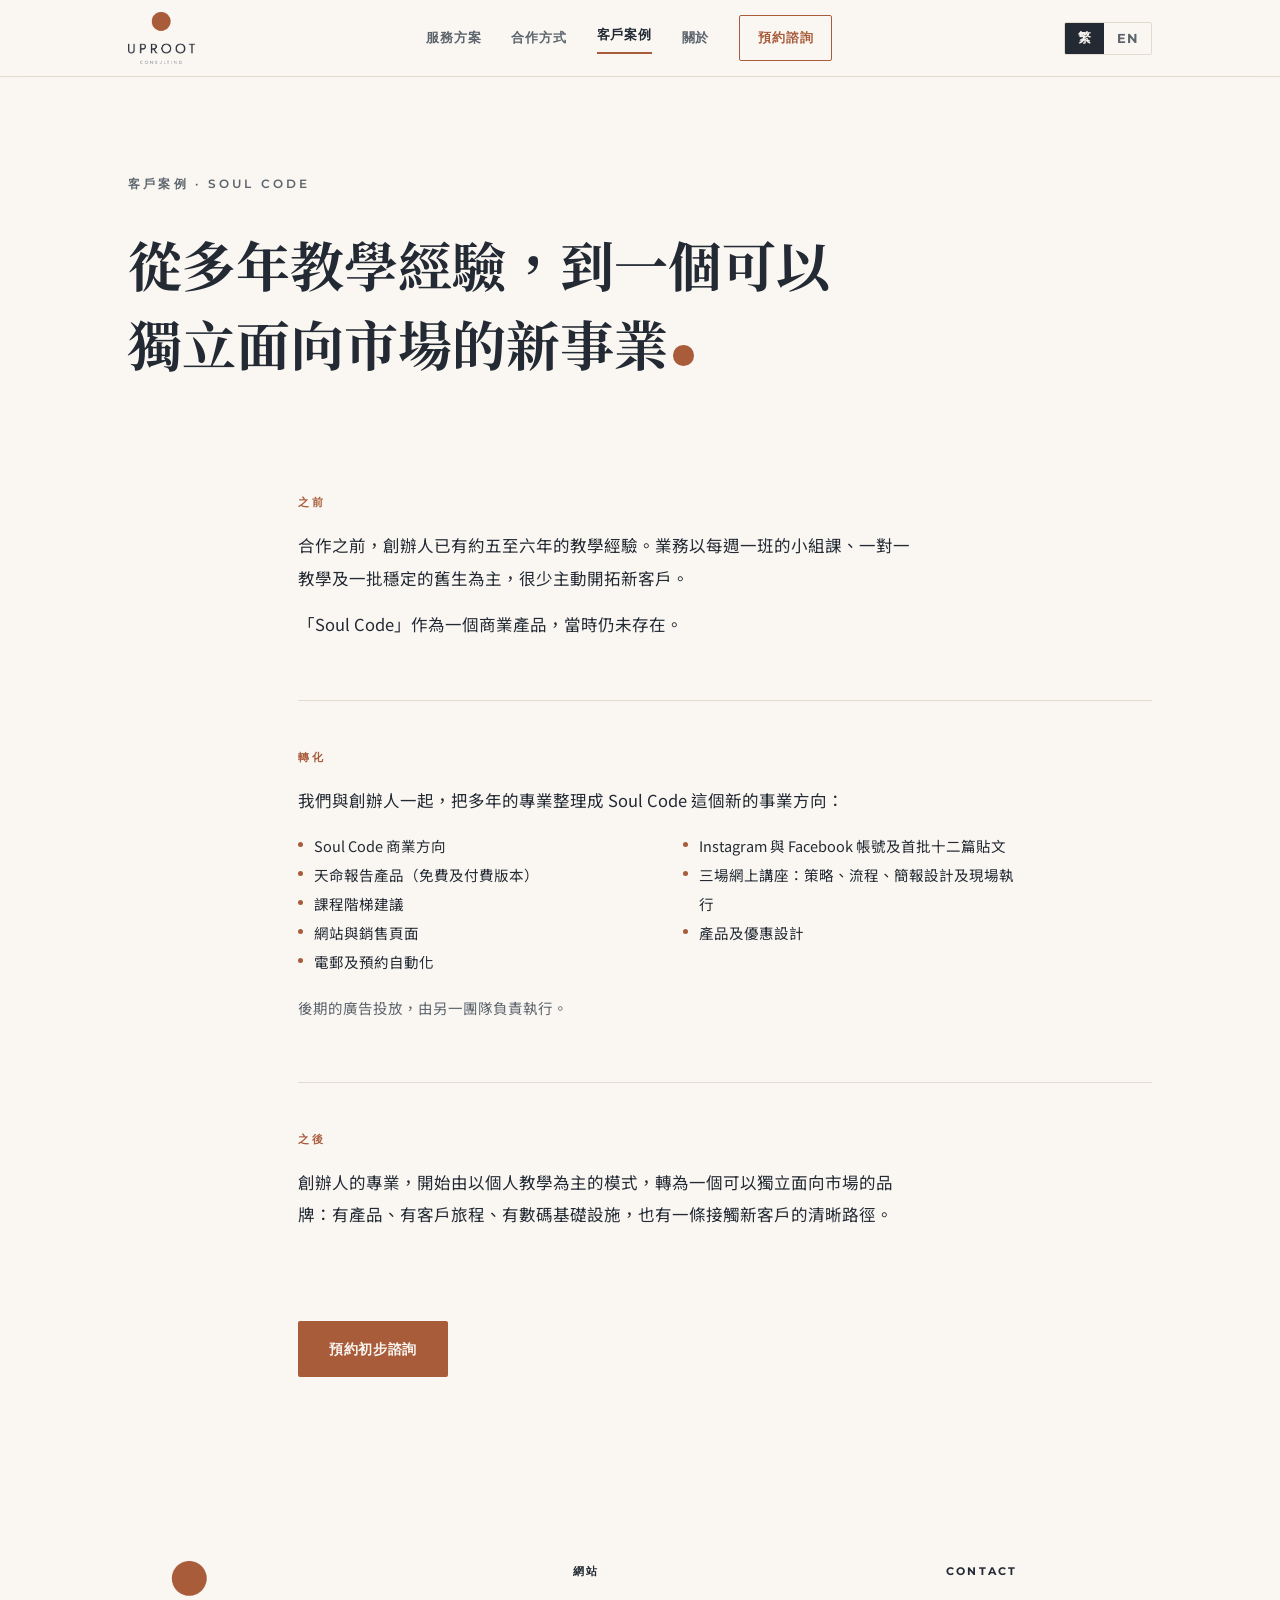
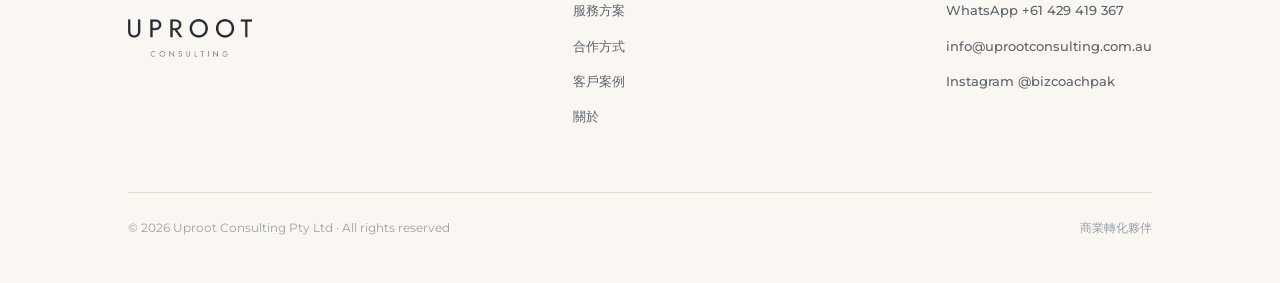
<file: uproot-site/case-study/index.html>
<!DOCTYPE html>
<html lang="zh-Hant">
<head>
<meta charset="UTF-8">
<meta name="viewport" content="width=device-width, initial-scale=1.0">
<title>客戶案例 Case Study — Soul Code | Uproot Consulting</title>
<meta name="description" content="Soul Code: from years of expertise to a business ready to face the market.">
<link rel="preconnect" href="https://fonts.googleapis.com">
<link rel="preconnect" href="https://fonts.gstatic.com" crossorigin>
<link href="https://fonts.googleapis.com/css2?family=Newsreader:ital,opsz,wght@0,6..72,400;0,6..72,500;1,6..72,400;1,6..72,500&family=Montserrat:wght@500;600;700&family=Noto+Serif+TC:wght@600;700&family=Noto+Sans+TC:wght@400;500;700&display=swap" rel="stylesheet">
<link rel="stylesheet" href="../assets/style.css">
</head>
<body>
<nav><div class="wrap nav-in">
<a class="nav-logo" href="../" aria-label="Uproot Consulting"><img src="../assets/logo.png" alt="Uproot Consulting"></a>
<div class="nav-links">
<a href="../services/"><span class="t-zh">服務方案</span><span class="t-en">Services</span></a>
<a href="../how-we-work/"><span class="t-zh">合作方式</span><span class="t-en">How We Work</span></a>
<a href="../case-study/" class="active"><span class="t-zh">客戶案例</span><span class="t-en">Case Study</span></a>
<a href="../about/"><span class="t-zh">關於</span><span class="t-en">About</span></a>
<a class="nav-cta" href="../contact/"><span class="t-zh">預約諮詢</span><span class="t-en">Book a Consultation</span></a>
</div>
<div class="lang" role="group" aria-label="Language"><button id="btn-zh" class="on" type="button">繁</button><button id="btn-en" type="button">EN</button></div>
</div></nav>
<div class="page-head"><div class="wrap">
<div class="kicker"><span class="t-zh">客戶案例 · Soul Code</span><span class="t-en">Case study · Soul Code</span></div>
<h1><span class="t-zh">從多年教學經驗，到一個可以獨立面向市場的新事業</span><span class="t-en">From years of expertise to a business ready to face the market</span><span class="dot" aria-hidden="true"></span></h1>
</div></div>
<section><div class="wrap"><div class="offset">
<div class="case-stage rv"><div class="case-tag"><span class="t-zh">之前</span><span class="t-en">Before</span></div>
<p><span class="t-zh">合作之前，創辦人已有約五至六年的教學經驗。業務以每週一班的小組課、一對一教學及一批穩定的舊生為主，很少主動開拓新客戶。</span><span class="t-en">Before we became involved, the founder had around five to six years of teaching experience. The business ran on one weekly group class, one-to-one work, and a stable group of existing students — with little active new-customer acquisition.</span></p>
<p><span class="t-zh">「Soul Code」作為一個商業產品，當時仍未存在。</span><span class="t-en">Soul Code, as a commercial product, did not yet exist.</span></p></div>
<div class="case-stage rv"><div class="case-tag"><span class="t-zh">轉化</span><span class="t-en">Transformation</span></div>
<p><span class="t-zh">我們與創辦人一起，把多年的專業整理成 Soul Code 這個新的事業方向：</span><span class="t-en">Together with the founder, we turned years of expertise into the Soul Code business direction:</span></p>
<ul>
<li><span class="t-zh">Soul Code 商業方向</span><span class="t-en">Soul Code commercial direction</span></li>
<li><span class="t-zh">天命報告產品（免費及付費版本）</span><span class="t-en">Destiny report product — free and paid versions</span></li>
<li><span class="t-zh">課程階梯建議</span><span class="t-en">Product and course ladder</span></li>
<li><span class="t-zh">網站與銷售頁面</span><span class="t-en">Website, landing and sales pages</span></li>
<li><span class="t-zh">電郵及預約自動化</span><span class="t-en">Email and appointment automation</span></li>
<li><span class="t-zh">Instagram 與 Facebook 帳號及首批十二篇貼文</span><span class="t-en">Instagram and Facebook, with the first twelve posts</span></li>
<li><span class="t-zh">三場網上講座：策略、流程、簡報設計及現場執行</span><span class="t-en">Three webinars — strategy, flow, slide design and live management</span></li>
<li><span class="t-zh">產品及優惠設計</span><span class="t-en">Offer design</span></li>
</ul>
<p style="margin-top:18px;color:var(--grey);font-size:14.5px"><span class="t-zh">後期的廣告投放，由另一團隊負責執行。</span><span class="t-en">Advertising execution was later handled by another provider.</span></p></div>
<div class="case-stage rv"><div class="case-tag"><span class="t-zh">之後</span><span class="t-en">After</span></div>
<p><span class="t-zh">創辦人的專業，開始由以個人教學為主的模式，轉為一個可以獨立面向市場的品牌：有產品、有客戶旅程、有數碼基礎設施，也有一條接觸新客戶的清晰路徑。</span><span class="t-en">The founder&rsquo;s expertise began moving from a founder-led teaching model into a standalone commercial brand — with products, customer journeys, digital infrastructure, and a structured path to reach new customers.</span></p></div>
<div class="cta-row rv" style="margin-top:30px"><a class="btn btn-solid" href="../contact/"><span class="t-zh">預約初步諮詢</span><span class="t-en">Book an Initial Consultation</span></a></div>
</div></div></section>
<footer><div class="wrap">
<div class="foot-grid">
<div class="foot-logo"><img src="../assets/logo.png" alt="Uproot Consulting"></div>
<div class="foot-col"><h4><span class="t-zh">網站</span><span class="t-en">Site</span></h4>
<a href="../services/"><span class="t-zh">服務方案</span><span class="t-en">Services</span></a>
<a href="../how-we-work/"><span class="t-zh">合作方式</span><span class="t-en">How We Work</span></a>
<a href="../case-study/"><span class="t-zh">客戶案例</span><span class="t-en">Case Study</span></a>
<a href="../about/"><span class="t-zh">關於</span><span class="t-en">About</span></a></div>
<div class="foot-col"><h4>Contact</h4>
<a href="https://wa.me/61429419367" target="_blank" rel="noopener">WhatsApp +61 429 419 367</a>
<a href="mailto:info@uprootconsulting.com.au">info@uprootconsulting.com.au</a>
<a href="https://www.instagram.com/bizcoachpak" target="_blank" rel="noopener">Instagram @bizcoachpak</a></div>
</div>
<div class="foot-bottom"><span>© 2026 Uproot Consulting Pty Ltd · All rights reserved</span><span><span class="t-zh">商業轉化夥伴</span><span class="t-en">Business Transformation Partner</span></span></div>
</div></footer>
<script>
const io=new IntersectionObserver(es=>{es.forEach(e=>{if(e.isIntersecting){e.target.classList.add('on');io.unobserve(e.target)}})},{threshold:.1});
document.querySelectorAll('.rv').forEach(el=>io.observe(el));
const bZh=document.getElementById('btn-zh'),bEn=document.getElementById('btn-en');
function setLang(en){document.body.classList.toggle('en',en);document.documentElement.lang=en?'en':'zh-Hant';bEn.classList.toggle('on',en);bZh.classList.toggle('on',!en);try{localStorage.setItem('uproot-lang',en?'en':'zh')}catch(e){}document.querySelectorAll('.rv').forEach(el=>el.classList.add('on'))}
bZh.addEventListener('click',()=>setLang(false));bEn.addEventListener('click',()=>setLang(true));
try{if(localStorage.getItem('uproot-lang')==='en')setLang(true)}catch(e){}
</script>
</body>
</html>
</file>
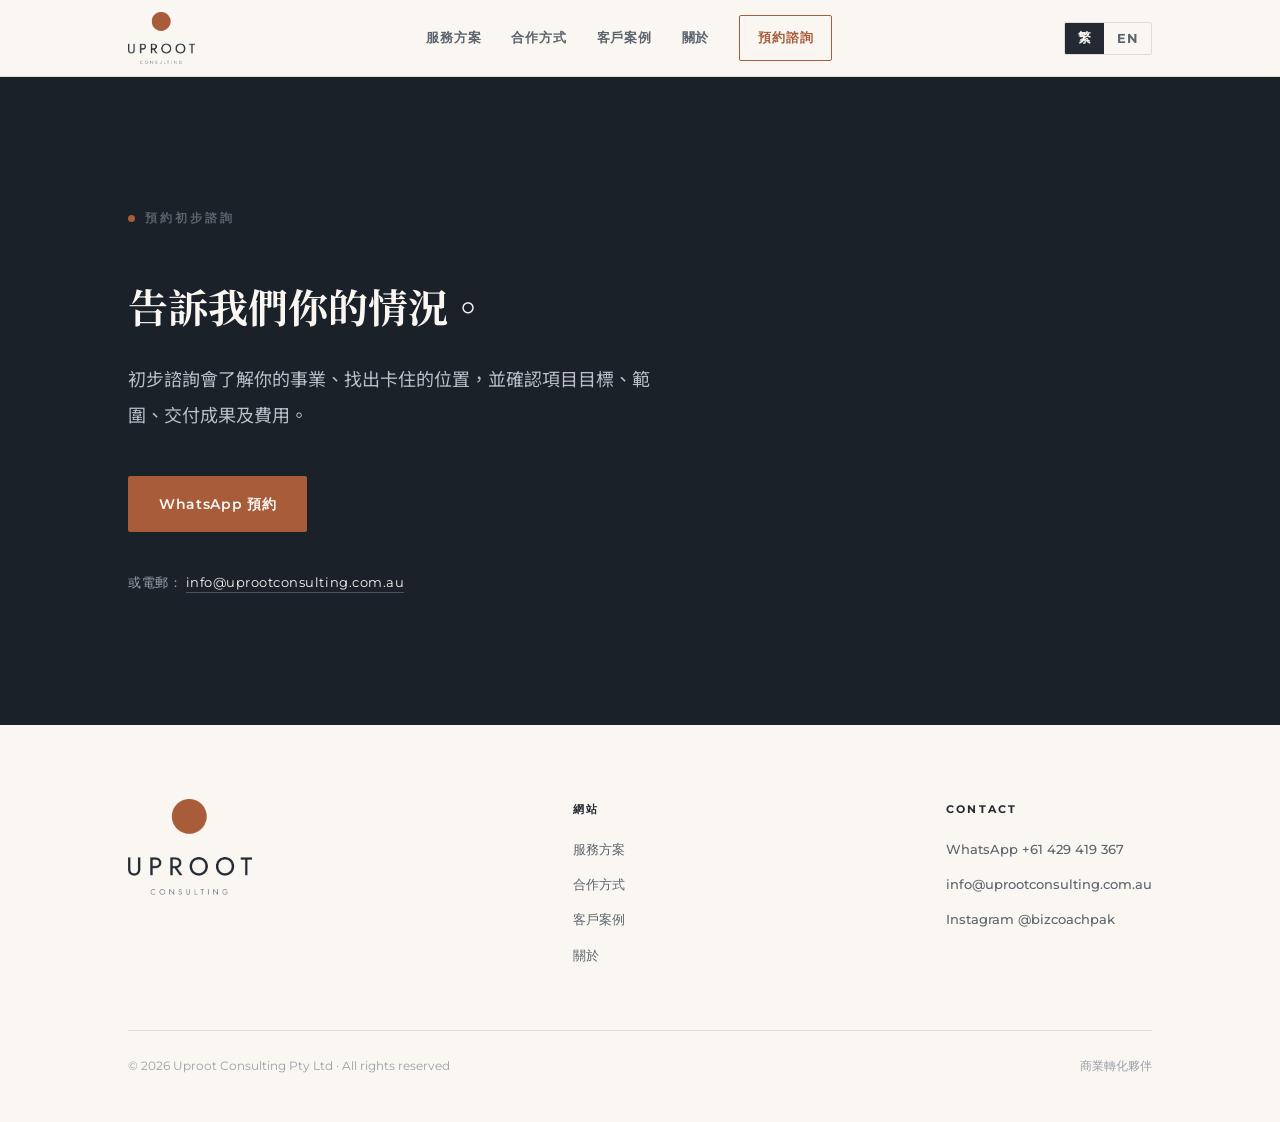
<file: uproot-site/contact/index.html>
<!DOCTYPE html>
<html lang="zh-Hant">
<head>
<meta charset="UTF-8">
<meta name="viewport" content="width=device-width, initial-scale=1.0">
<title>預約初步諮詢 — Uproot Consulting</title>
<meta name="description" content="Book an initial consultation with Uproot Consulting.">
<link rel="preconnect" href="https://fonts.googleapis.com">
<link rel="preconnect" href="https://fonts.gstatic.com" crossorigin>
<link href="https://fonts.googleapis.com/css2?family=Newsreader:ital,opsz,wght@0,6..72,400;0,6..72,500;1,6..72,400;1,6..72,500&family=Montserrat:wght@500;600;700&family=Noto+Serif+TC:wght@600;700&family=Noto+Sans+TC:wght@400;500;700&display=swap" rel="stylesheet">
<link rel="stylesheet" href="../assets/style.css">
</head>
<body>
<nav><div class="wrap nav-in">
<a class="nav-logo" href="../" aria-label="Uproot Consulting"><img src="../assets/logo.png" alt="Uproot Consulting"></a>
<div class="nav-links">
<a href="../services/"><span class="t-zh">服務方案</span><span class="t-en">Services</span></a>
<a href="../how-we-work/"><span class="t-zh">合作方式</span><span class="t-en">How We Work</span></a>
<a href="../case-study/"><span class="t-zh">客戶案例</span><span class="t-en">Case Study</span></a>
<a href="../about/"><span class="t-zh">關於</span><span class="t-en">About</span></a>
<a class="nav-cta" href="../contact/"><span class="t-zh">預約諮詢</span><span class="t-en">Book a Consultation</span></a>
</div>
<div class="lang" role="group" aria-label="Language"><button id="btn-zh" class="on" type="button">繁</button><button id="btn-en" type="button">EN</button></div>
</div></nav>
<section class="cta-sec" id="contact" style="min-height:62vh"><div class="wrap">
<div class="sec-label" style="margin-bottom:46px"><span class="t-zh">預約初步諮詢</span><span class="t-en">Book an initial consultation</span></div>
<h2 class="rv"><span class="t-zh">告訴我們你的情況。</span><span class="t-en">Tell us what&rsquo;s happening.</span></h2>
<p class="lede rv"><span class="t-zh">初步諮詢會了解你的事業、找出卡住的位置，並確認項目目標、範圍、交付成果及費用。</span><span class="t-en">The initial consultation is where we learn your business, find where it is stuck, and confirm objectives, scope, deliverables and investment.</span></p>
<div class="cta-row rv" style="margin-top:44px"><a class="btn btn-solid" href="https://wa.me/61429419367" target="_blank" rel="noopener"><span class="t-zh">WhatsApp 預約</span><span class="t-en">Book on WhatsApp</span></a></div>
<p class="ways rv"><span class="t-zh">或電郵：</span><span class="t-en">Prefer email?</span> <a href="mailto:info@uprootconsulting.com.au">info@uprootconsulting.com.au</a></p>
</div></section>
<footer><div class="wrap">
<div class="foot-grid">
<div class="foot-logo"><img src="../assets/logo.png" alt="Uproot Consulting"></div>
<div class="foot-col"><h4><span class="t-zh">網站</span><span class="t-en">Site</span></h4>
<a href="../services/"><span class="t-zh">服務方案</span><span class="t-en">Services</span></a>
<a href="../how-we-work/"><span class="t-zh">合作方式</span><span class="t-en">How We Work</span></a>
<a href="../case-study/"><span class="t-zh">客戶案例</span><span class="t-en">Case Study</span></a>
<a href="../about/"><span class="t-zh">關於</span><span class="t-en">About</span></a></div>
<div class="foot-col"><h4>Contact</h4>
<a href="https://wa.me/61429419367" target="_blank" rel="noopener">WhatsApp +61 429 419 367</a>
<a href="mailto:info@uprootconsulting.com.au">info@uprootconsulting.com.au</a>
<a href="https://www.instagram.com/bizcoachpak" target="_blank" rel="noopener">Instagram @bizcoachpak</a></div>
</div>
<div class="foot-bottom"><span>© 2026 Uproot Consulting Pty Ltd · All rights reserved</span><span><span class="t-zh">商業轉化夥伴</span><span class="t-en">Business Transformation Partner</span></span></div>
</div></footer>
<script>
const io=new IntersectionObserver(es=>{es.forEach(e=>{if(e.isIntersecting){e.target.classList.add('on');io.unobserve(e.target)}})},{threshold:.1});
document.querySelectorAll('.rv').forEach(el=>io.observe(el));
const bZh=document.getElementById('btn-zh'),bEn=document.getElementById('btn-en');
function setLang(en){document.body.classList.toggle('en',en);document.documentElement.lang=en?'en':'zh-Hant';bEn.classList.toggle('on',en);bZh.classList.toggle('on',!en);try{localStorage.setItem('uproot-lang',en?'en':'zh')}catch(e){}document.querySelectorAll('.rv').forEach(el=>el.classList.add('on'))}
bZh.addEventListener('click',()=>setLang(false));bEn.addEventListener('click',()=>setLang(true));
try{if(localStorage.getItem('uproot-lang')==='en')setLang(true)}catch(e){}
</script>
</body>
</html>
</file>
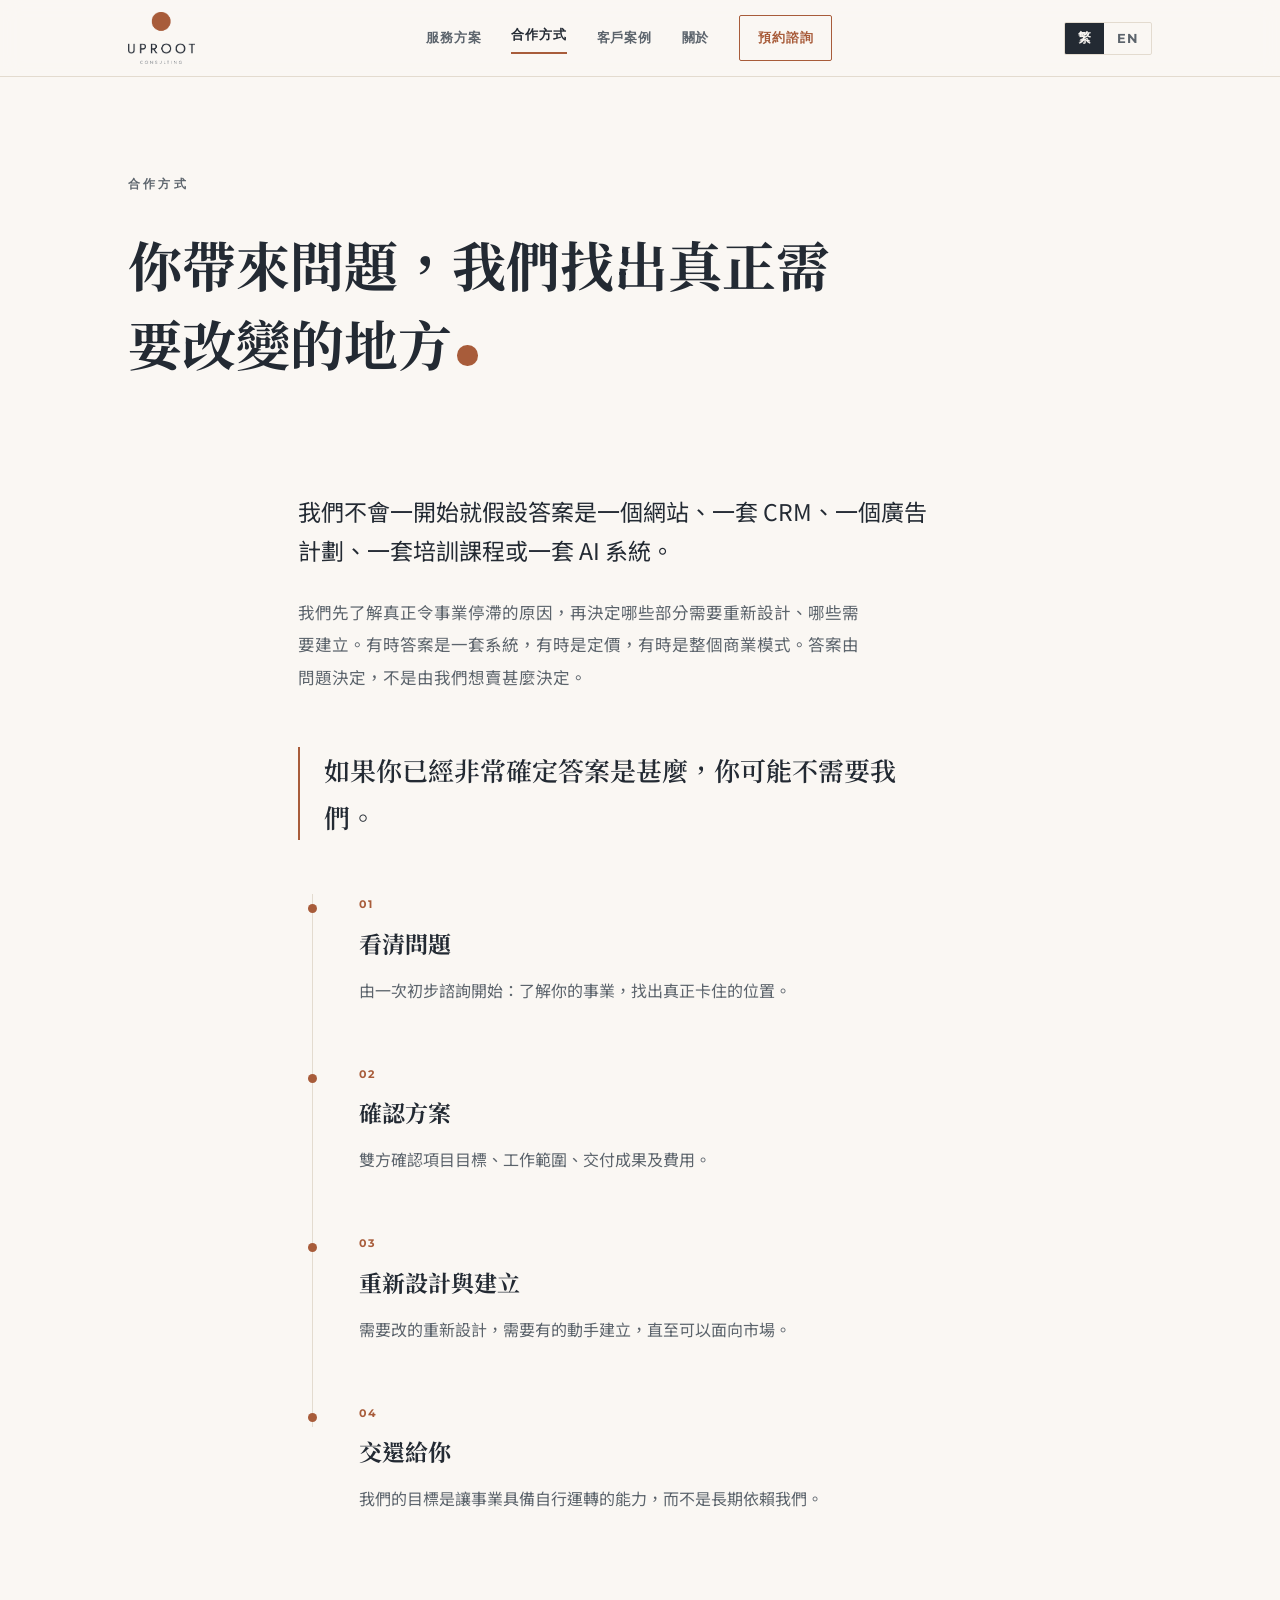
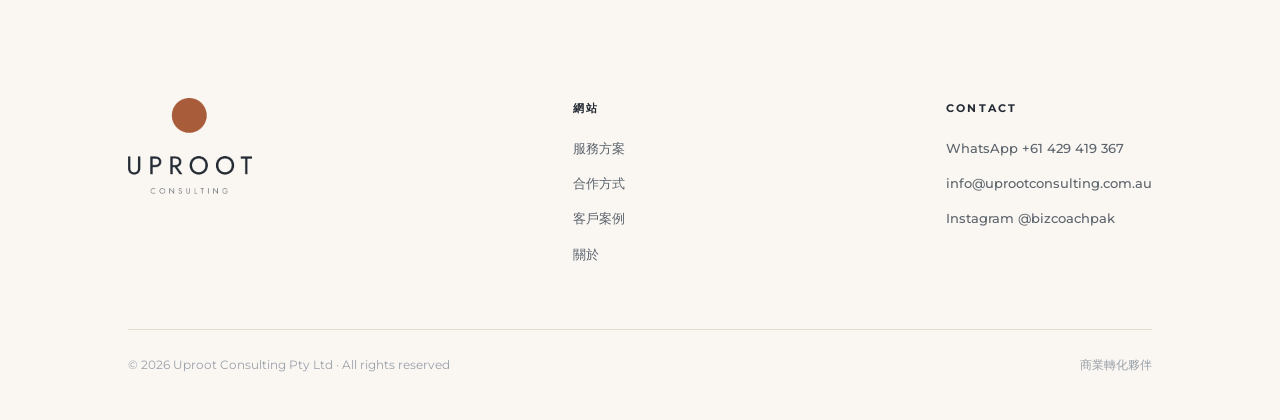
<file: uproot-site/how-we-work/index.html>
<!DOCTYPE html>
<html lang="zh-Hant">
<head>
<meta charset="UTF-8">
<meta name="viewport" content="width=device-width, initial-scale=1.0">
<title>合作方式 How We Work — Uproot Consulting</title>
<meta name="description" content="Bring us the problem. We figure out what actually needs to change.">
<link rel="preconnect" href="https://fonts.googleapis.com">
<link rel="preconnect" href="https://fonts.gstatic.com" crossorigin>
<link href="https://fonts.googleapis.com/css2?family=Newsreader:ital,opsz,wght@0,6..72,400;0,6..72,500;1,6..72,400;1,6..72,500&family=Montserrat:wght@500;600;700&family=Noto+Serif+TC:wght@600;700&family=Noto+Sans+TC:wght@400;500;700&display=swap" rel="stylesheet">
<link rel="stylesheet" href="../assets/style.css">
</head>
<body>
<nav><div class="wrap nav-in">
<a class="nav-logo" href="../" aria-label="Uproot Consulting"><img src="../assets/logo.png" alt="Uproot Consulting"></a>
<div class="nav-links">
<a href="../services/"><span class="t-zh">服務方案</span><span class="t-en">Services</span></a>
<a href="../how-we-work/" class="active"><span class="t-zh">合作方式</span><span class="t-en">How We Work</span></a>
<a href="../case-study/"><span class="t-zh">客戶案例</span><span class="t-en">Case Study</span></a>
<a href="../about/"><span class="t-zh">關於</span><span class="t-en">About</span></a>
<a class="nav-cta" href="../contact/"><span class="t-zh">預約諮詢</span><span class="t-en">Book a Consultation</span></a>
</div>
<div class="lang" role="group" aria-label="Language"><button id="btn-zh" class="on" type="button">繁</button><button id="btn-en" type="button">EN</button></div>
</div></nav>
<div class="page-head"><div class="wrap">
<div class="kicker"><span class="t-zh">合作方式</span><span class="t-en">How we work</span></div>
<h1><span class="t-zh">你帶來問題，我們找出真正需要改變的地方</span><span class="t-en">Bring us the problem. We&rsquo;ll figure out what actually needs to change</span><span class="dot" aria-hidden="true"></span></h1>
</div></div>
<section><div class="wrap"><div class="offset">
<p class="think-intro rv"><span class="t-zh">我們不會一開始就假設答案是一個網站、一套 CRM、一個廣告計劃、一套培訓課程或一套 AI 系統。</span><span class="t-en">We don&rsquo;t begin by assuming the answer is a website, a CRM, an advertising campaign, a training programme or an AI system.</span></p>
<p class="rv" style="max-width:34em;margin-top:26px;color:var(--grey)"><span class="t-zh">我們先了解真正令事業停滯的原因，再決定哪些部分需要重新設計、哪些需要建立。有時答案是一套系統，有時是定價，有時是整個商業模式。答案由問題決定，不是由我們想賣甚麼決定。</span><span class="t-en">We first understand what is actually preventing the business from moving forward. Then we decide what needs to be redesigned and what needs to be built. Sometimes the answer is a system; sometimes it&rsquo;s pricing; sometimes it&rsquo;s the business model itself. The problem decides — not what we happen to sell.</span></p>
<div class="blunt rv"><span class="t-zh">如果你已經非常確定答案是甚麼，你可能不需要我們。</span><span class="t-en">If you already know the solution, you probably don&rsquo;t need us.</span></div>
<div class="steps rv">
<div class="step"><span class="n">01</span><h3><span class="t-zh">看清問題</span><span class="t-en">See the real problem</span></h3><p><span class="t-zh">由一次初步諮詢開始：了解你的事業，找出真正卡住的位置。</span><span class="t-en">It starts with an initial consultation: we learn your business and find where it is actually stuck.</span></p></div>
<div class="step"><span class="n">02</span><h3><span class="t-zh">確認方案</span><span class="t-en">Agree the scope</span></h3><p><span class="t-zh">雙方確認項目目標、工作範圍、交付成果及費用。</span><span class="t-en">We confirm objectives, scope, deliverables and investment — together, before work begins.</span></p></div>
<div class="step"><span class="n">03</span><h3><span class="t-zh">重新設計與建立</span><span class="t-en">Redesign and build</span></h3><p><span class="t-zh">需要改的重新設計，需要有的動手建立，直至可以面向市場。</span><span class="t-en">What needs changing gets redesigned; what&rsquo;s missing gets built — until it&rsquo;s ready for the market.</span></p></div>
<div class="step"><span class="n">04</span><h3><span class="t-zh">交還給你</span><span class="t-en">Hand it back</span></h3><p><span class="t-zh">我們的目標是讓事業具備自行運轉的能力，而不是長期依賴我們。</span><span class="t-en">The goal is a business that runs on its own — not one that permanently depends on us.</span></p></div>
</div>
</div></div></section>
<footer><div class="wrap">
<div class="foot-grid">
<div class="foot-logo"><img src="../assets/logo.png" alt="Uproot Consulting"></div>
<div class="foot-col"><h4><span class="t-zh">網站</span><span class="t-en">Site</span></h4>
<a href="../services/"><span class="t-zh">服務方案</span><span class="t-en">Services</span></a>
<a href="../how-we-work/"><span class="t-zh">合作方式</span><span class="t-en">How We Work</span></a>
<a href="../case-study/"><span class="t-zh">客戶案例</span><span class="t-en">Case Study</span></a>
<a href="../about/"><span class="t-zh">關於</span><span class="t-en">About</span></a></div>
<div class="foot-col"><h4>Contact</h4>
<a href="https://wa.me/61429419367" target="_blank" rel="noopener">WhatsApp +61 429 419 367</a>
<a href="mailto:info@uprootconsulting.com.au">info@uprootconsulting.com.au</a>
<a href="https://www.instagram.com/bizcoachpak" target="_blank" rel="noopener">Instagram @bizcoachpak</a></div>
</div>
<div class="foot-bottom"><span>© 2026 Uproot Consulting Pty Ltd · All rights reserved</span><span><span class="t-zh">商業轉化夥伴</span><span class="t-en">Business Transformation Partner</span></span></div>
</div></footer>
<script>
const io=new IntersectionObserver(es=>{es.forEach(e=>{if(e.isIntersecting){e.target.classList.add('on');io.unobserve(e.target)}})},{threshold:.1});
document.querySelectorAll('.rv').forEach(el=>io.observe(el));
const bZh=document.getElementById('btn-zh'),bEn=document.getElementById('btn-en');
function setLang(en){document.body.classList.toggle('en',en);document.documentElement.lang=en?'en':'zh-Hant';bEn.classList.toggle('on',en);bZh.classList.toggle('on',!en);try{localStorage.setItem('uproot-lang',en?'en':'zh')}catch(e){}document.querySelectorAll('.rv').forEach(el=>el.classList.add('on'))}
bZh.addEventListener('click',()=>setLang(false));bEn.addEventListener('click',()=>setLang(true));
try{if(localStorage.getItem('uproot-lang')==='en')setLang(true)}catch(e){}
</script>
</body>
</html>
</file>
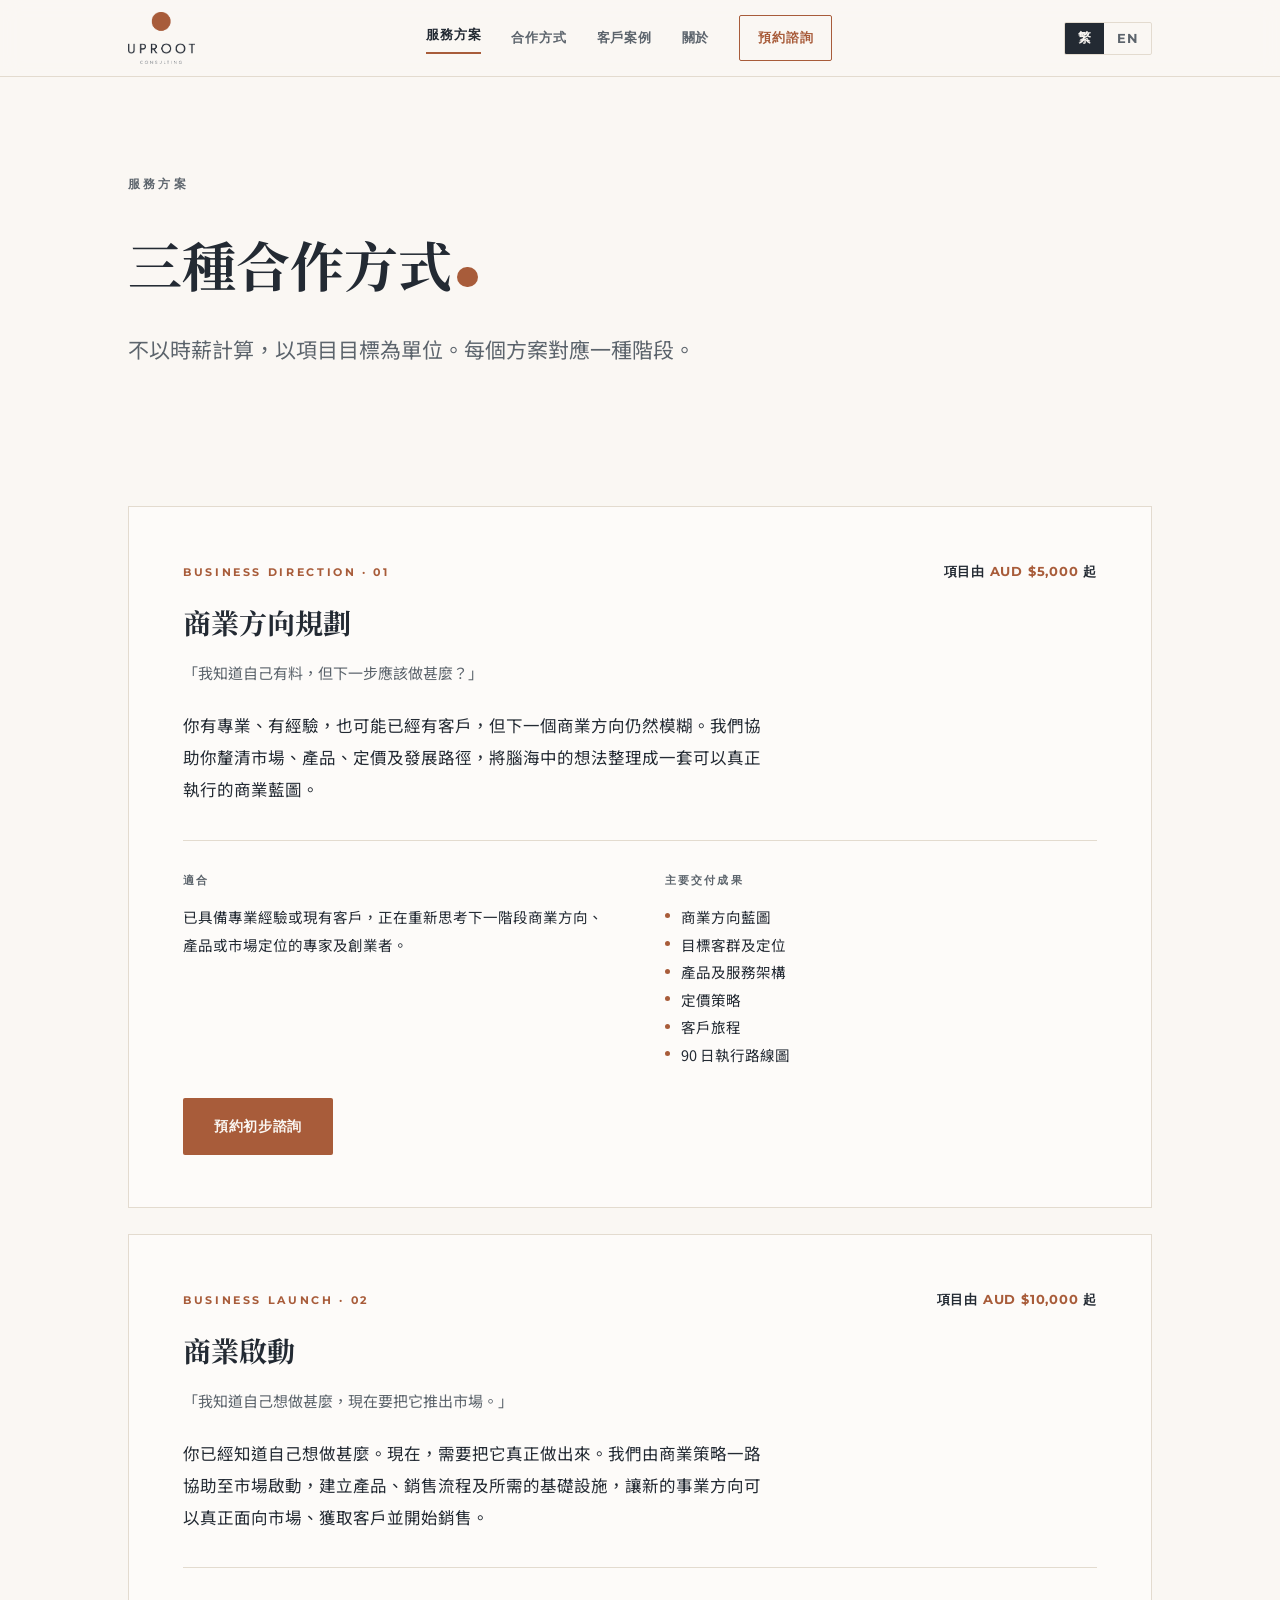
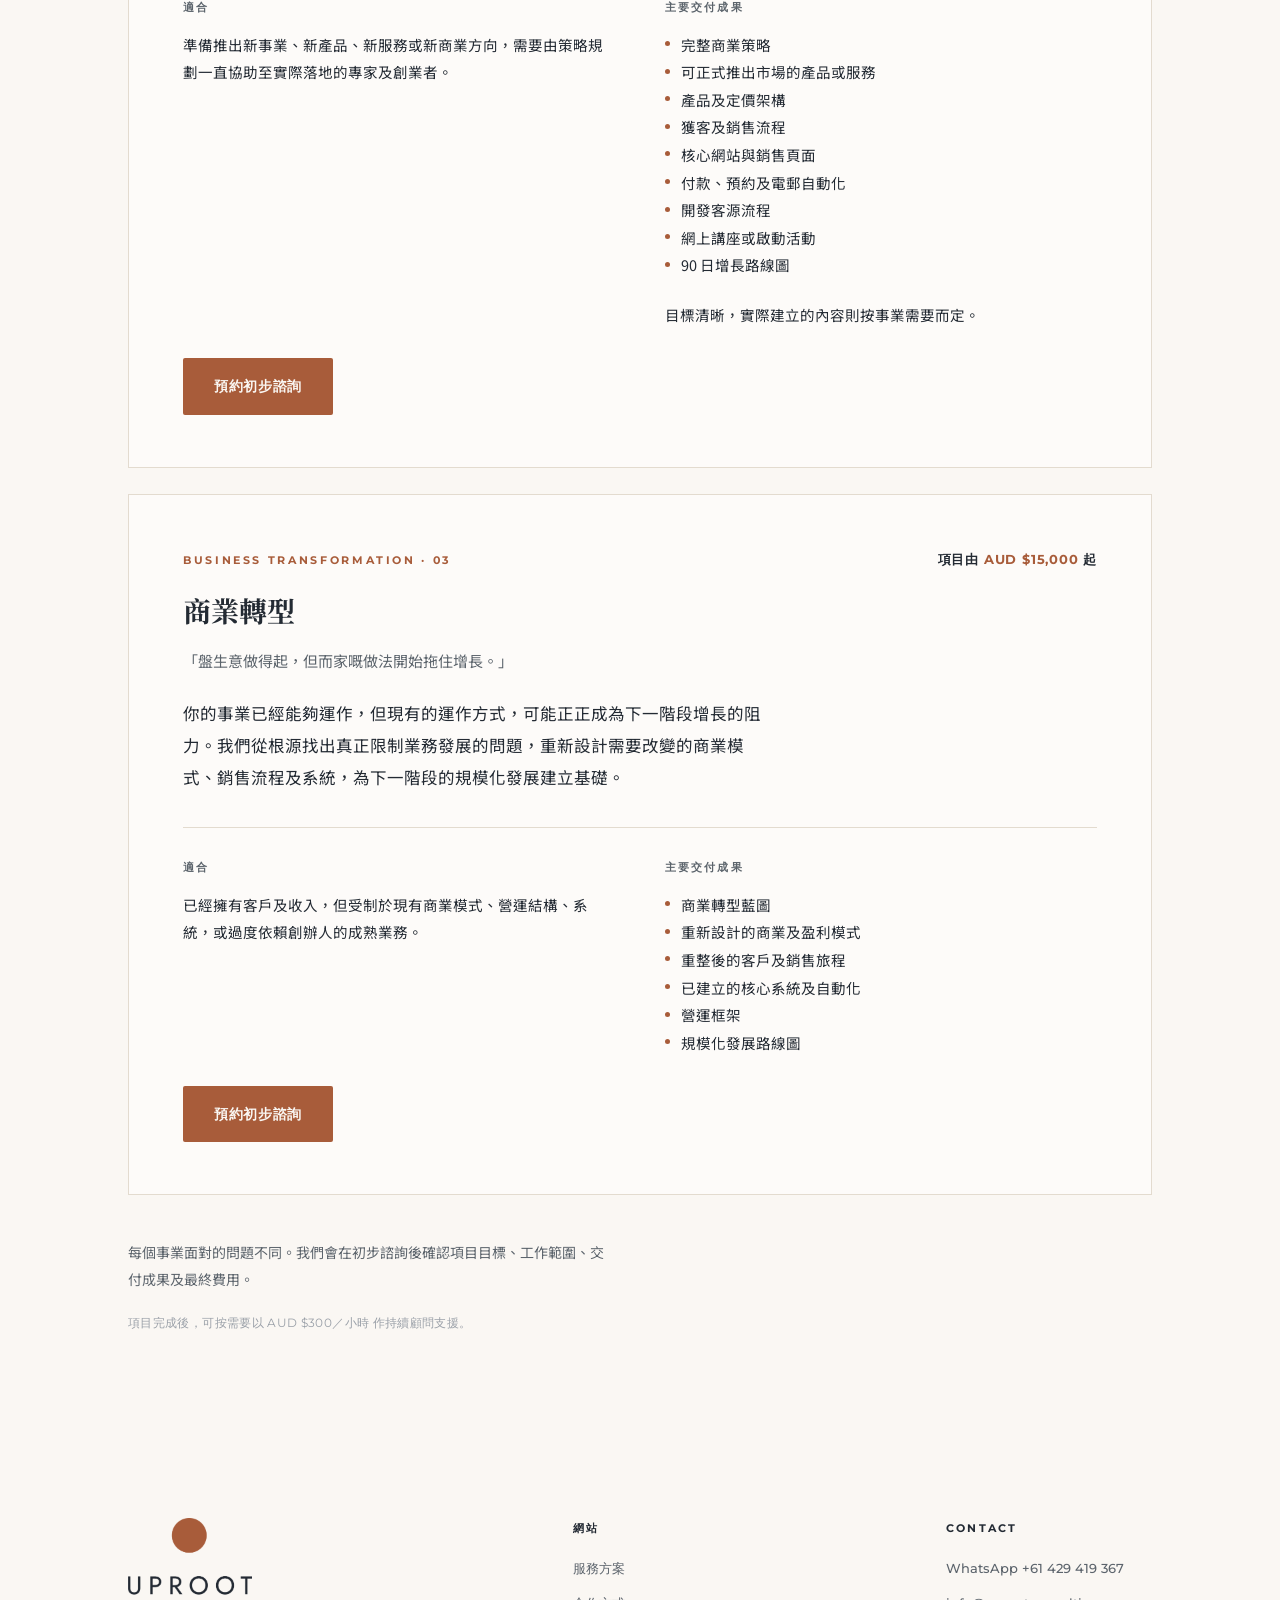
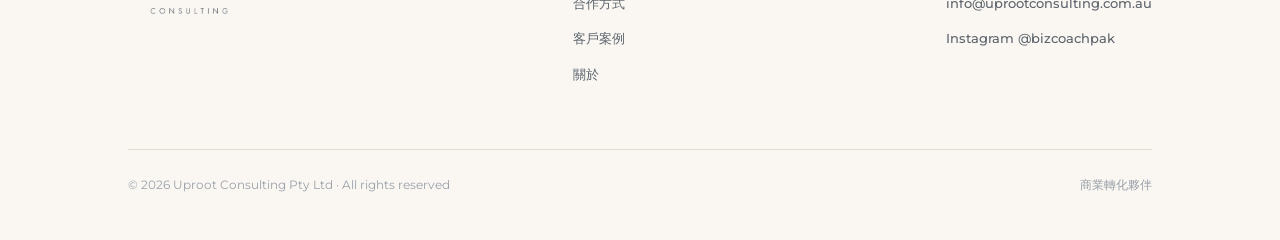
<file: uproot-site/services/index.html>
<!DOCTYPE html>
<html lang="zh-Hant">
<head>
<meta charset="UTF-8">
<meta name="viewport" content="width=device-width, initial-scale=1.0">
<title>服務方案 Services — Uproot Consulting</title>
<meta name="description" content="Business Direction · Business Launch · Business Transformation">
<link rel="preconnect" href="https://fonts.googleapis.com">
<link rel="preconnect" href="https://fonts.gstatic.com" crossorigin>
<link href="https://fonts.googleapis.com/css2?family=Newsreader:ital,opsz,wght@0,6..72,400;0,6..72,500;1,6..72,400;1,6..72,500&family=Montserrat:wght@500;600;700&family=Noto+Serif+TC:wght@600;700&family=Noto+Sans+TC:wght@400;500;700&display=swap" rel="stylesheet">
<link rel="stylesheet" href="../assets/style.css">
</head>
<body>
<nav><div class="wrap nav-in">
<a class="nav-logo" href="../" aria-label="Uproot Consulting"><img src="../assets/logo.png" alt="Uproot Consulting"></a>
<div class="nav-links">
<a href="../services/" class="active"><span class="t-zh">服務方案</span><span class="t-en">Services</span></a>
<a href="../how-we-work/"><span class="t-zh">合作方式</span><span class="t-en">How We Work</span></a>
<a href="../case-study/"><span class="t-zh">客戶案例</span><span class="t-en">Case Study</span></a>
<a href="../about/"><span class="t-zh">關於</span><span class="t-en">About</span></a>
<a class="nav-cta" href="../contact/"><span class="t-zh">預約諮詢</span><span class="t-en">Book a Consultation</span></a>
</div>
<div class="lang" role="group" aria-label="Language"><button id="btn-zh" class="on" type="button">繁</button><button id="btn-en" type="button">EN</button></div>
</div></nav>
<div class="page-head"><div class="wrap">
<div class="kicker"><span class="t-zh">服務方案</span><span class="t-en">Services</span></div>
<h1><span class="t-zh">三種合作方式</span><span class="t-en">Three ways to work with us</span><span class="dot" aria-hidden="true"></span></h1>
<p class="hero-sub"><span class="t-zh">不以時薪計算，以項目目標為單位。每個方案對應一種階段。</span><span class="t-en">Not sold by the hour — scoped by outcome. Each engagement matches a stage of the business.</span></p>
</div></div>
<section><div class="wrap">
<div class="offer rv">
<div class="offer-top"><div><div class="offer-en">Business Direction · 01</div><h3><span class="t-zh">商業方向規劃</span><span class="t-en">Business Direction</span></h3></div>
<div class="price"><span class="t-zh">項目由 <em>AUD $5,000</em> 起</span><span class="t-en">Projects from <em>AUD $5,000</em></span></div></div>
<p class="offer-quote"><span class="t-zh">「我知道自己有料，但下一步應該做甚麼？」</span><span class="t-en">&ldquo;I don&rsquo;t know what the next move should be.&rdquo;</span></p>
<p><span class="t-zh">你有專業、有經驗，也可能已經有客戶，但下一個商業方向仍然模糊。我們協助你釐清市場、產品、定價及發展路徑，將腦海中的想法整理成一套可以真正執行的商業藍圖。</span><span class="t-en">You know you have something valuable, but you&rsquo;re not sure what the business should become next. We help you turn your expertise and ideas into a clear commercial direction — what to sell, who to sell it to, and where the business should go next.</span></p>
<div class="offer-meta">
<div><h4><span class="t-zh">適合</span><span class="t-en">Who it&rsquo;s for</span></h4><p><span class="t-zh">已具備專業經驗或現有客戶，正在重新思考下一階段商業方向、產品或市場定位的專家及創業者。</span><span class="t-en">Experts and founders with real expertise or existing customers, rethinking their next commercial direction, offer or positioning.</span></p></div>
<div><h4><span class="t-zh">主要交付成果</span><span class="t-en">Key deliverables</span></h4><ul><li><span class="t-zh">商業方向藍圖</span><span class="t-en">Business Direction Blueprint</span></li><li><span class="t-zh">目標客群及定位</span><span class="t-en">Target Customer &amp; Positioning</span></li><li><span class="t-zh">產品及服務架構</span><span class="t-en">Offer &amp; Product Structure</span></li><li><span class="t-zh">定價策略</span><span class="t-en">Pricing Strategy</span></li><li><span class="t-zh">客戶旅程</span><span class="t-en">Customer Journey</span></li><li><span class="t-zh">90 日執行路線圖</span><span class="t-en">90-Day Action Roadmap</span></li></ul></div>
</div>
<a class="btn btn-solid" href="../contact/"><span class="t-zh">預約初步諮詢</span><span class="t-en">Book an Initial Consultation</span></a>
</div>
<div class="offer rv">
<div class="offer-top"><div><div class="offer-en">Business Launch · 02</div><h3><span class="t-zh">商業啟動</span><span class="t-en">Business Launch</span></h3></div>
<div class="price"><span class="t-zh">項目由 <em>AUD $10,000</em> 起</span><span class="t-en">Projects from <em>AUD $10,000</em></span></div></div>
<p class="offer-quote"><span class="t-zh">「我知道自己想做甚麼，現在要把它推出市場。」</span><span class="t-en">&ldquo;I know what I want to build. I need to get it to market.&rdquo;</span></p>
<p><span class="t-zh">你已經知道自己想做甚麼。現在，需要把它真正做出來。我們由商業策略一路協助至市場啟動，建立產品、銷售流程及所需的基礎設施，讓新的事業方向可以真正面向市場、獲取客戶並開始銷售。</span><span class="t-en">You know what you want to build. Now it needs to become a real business. We take the idea from commercial strategy to market — building the offer, customer journey and core infrastructure needed to launch, acquire customers and start selling.</span></p>
<div class="offer-meta">
<div><h4><span class="t-zh">適合</span><span class="t-en">Who it&rsquo;s for</span></h4><p><span class="t-zh">準備推出新事業、新產品、新服務或新商業方向，需要由策略規劃一直協助至實際落地的專家及創業者。</span><span class="t-en">Experts and founders launching a new business, product, service or direction — who need support from strategy through to a real launch.</span></p></div>
<div><h4><span class="t-zh">主要交付成果</span><span class="t-en">Key deliverables</span></h4><ul><li><span class="t-zh">完整商業策略</span><span class="t-en">Commercial Strategy</span></li><li><span class="t-zh">可正式推出市場的產品或服務</span><span class="t-en">Market-Ready Offer</span></li><li><span class="t-zh">產品及定價架構</span><span class="t-en">Offer &amp; Pricing Structure</span></li><li><span class="t-zh">獲客及銷售流程</span><span class="t-en">Acquisition &amp; Sales Journey</span></li><li><span class="t-zh">核心網站與銷售頁面</span><span class="t-en">Core Website &amp; Sales Pages</span></li><li><span class="t-zh">付款、預約及電郵自動化</span><span class="t-en">Payment, Booking &amp; Email Automation</span></li><li><span class="t-zh">開發客源流程</span><span class="t-en">Lead Generation Flow</span></li><li><span class="t-zh">網上講座或啟動活動</span><span class="t-en">Webinar / Launch Campaign</span></li><li><span class="t-zh">90 日增長路線圖</span><span class="t-en">90-Day Growth Roadmap</span></li></ul><p class="offer-note"><span class="t-zh">目標清晰，實際建立的內容則按事業需要而定。</span><span class="t-en">The outcome is defined. The build is tailored.</span></p></div>
</div>
<a class="btn btn-solid" href="../contact/"><span class="t-zh">預約初步諮詢</span><span class="t-en">Book an Initial Consultation</span></a>
</div>
<div class="offer rv">
<div class="offer-top"><div><div class="offer-en">Business Transformation · 03</div><h3><span class="t-zh">商業轉型</span><span class="t-en">Business Transformation</span></h3></div>
<div class="price"><span class="t-zh">項目由 <em>AUD $15,000</em> 起</span><span class="t-en">Projects from <em>AUD $15,000</em></span></div></div>
<p class="offer-quote"><span class="t-zh">「盤生意做得起，但而家嘅做法開始拖住增長。」</span><span class="t-en">&ldquo;My business works, but the way it works is holding back growth.&rdquo;</span></p>
<p><span class="t-zh">你的事業已經能夠運作，但現有的運作方式，可能正正成為下一階段增長的阻力。我們從根源找出真正限制業務發展的問題，重新設計需要改變的商業模式、銷售流程及系統，為下一階段的規模化發展建立基礎。</span><span class="t-en">Your business already works. But the way it works may now be the reason it can&rsquo;t grow. We identify what is actually holding the business back, redesign what needs to change, and build the commercial systems required for its next stage of growth.</span></p>
<div class="offer-meta">
<div><h4><span class="t-zh">適合</span><span class="t-en">Who it&rsquo;s for</span></h4><p><span class="t-zh">已經擁有客戶及收入，但受制於現有商業模式、營運結構、系統，或過度依賴創辦人的成熟業務。</span><span class="t-en">Established businesses with customers and revenue, constrained by their current model, operations, systems — or by founder dependency.</span></p></div>
<div><h4><span class="t-zh">主要交付成果</span><span class="t-en">Key deliverables</span></h4><ul><li><span class="t-zh">商業轉型藍圖</span><span class="t-en">Business Transformation Blueprint</span></li><li><span class="t-zh">重新設計的商業及盈利模式</span><span class="t-en">Redesigned Commercial Model</span></li><li><span class="t-zh">重整後的客戶及銷售旅程</span><span class="t-en">Redesigned Customer &amp; Sales Journey</span></li><li><span class="t-zh">已建立的核心系統及自動化</span><span class="t-en">Implemented Core Systems &amp; Automations</span></li><li><span class="t-zh">營運框架</span><span class="t-en">Operating Framework</span></li><li><span class="t-zh">規模化發展路線圖</span><span class="t-en">Scale Roadmap</span></li></ul></div>
</div>
<a class="btn btn-solid" href="../contact/"><span class="t-zh">預約初步諮詢</span><span class="t-en">Book an Initial Consultation</span></a>
</div>
<p class="price-caveat rv"><span class="t-zh">每個事業面對的問題不同。我們會在初步諮詢後確認項目目標、工作範圍、交付成果及最終費用。</span><span class="t-en">Every business is different. Final objectives, scope, deliverables and investment are confirmed after the initial consultation.</span></p>
<p class="advisory rv"><span class="t-zh">項目完成後，可按需要以 AUD $300／小時 作持續顧問支援。</span><span class="t-en">Ongoing advisory after a project is available at AUD $300/hour.</span></p>
</div></section>
<footer><div class="wrap">
<div class="foot-grid">
<div class="foot-logo"><img src="../assets/logo.png" alt="Uproot Consulting"></div>
<div class="foot-col"><h4><span class="t-zh">網站</span><span class="t-en">Site</span></h4>
<a href="../services/"><span class="t-zh">服務方案</span><span class="t-en">Services</span></a>
<a href="../how-we-work/"><span class="t-zh">合作方式</span><span class="t-en">How We Work</span></a>
<a href="../case-study/"><span class="t-zh">客戶案例</span><span class="t-en">Case Study</span></a>
<a href="../about/"><span class="t-zh">關於</span><span class="t-en">About</span></a></div>
<div class="foot-col"><h4>Contact</h4>
<a href="https://wa.me/61429419367" target="_blank" rel="noopener">WhatsApp +61 429 419 367</a>
<a href="mailto:info@uprootconsulting.com.au">info@uprootconsulting.com.au</a>
<a href="https://www.instagram.com/bizcoachpak" target="_blank" rel="noopener">Instagram @bizcoachpak</a></div>
</div>
<div class="foot-bottom"><span>© 2026 Uproot Consulting Pty Ltd · All rights reserved</span><span><span class="t-zh">商業轉化夥伴</span><span class="t-en">Business Transformation Partner</span></span></div>
</div></footer>
<script>
const io=new IntersectionObserver(es=>{es.forEach(e=>{if(e.isIntersecting){e.target.classList.add('on');io.unobserve(e.target)}})},{threshold:.1});
document.querySelectorAll('.rv').forEach(el=>io.observe(el));
const bZh=document.getElementById('btn-zh'),bEn=document.getElementById('btn-en');
function setLang(en){document.body.classList.toggle('en',en);document.documentElement.lang=en?'en':'zh-Hant';bEn.classList.toggle('on',en);bZh.classList.toggle('on',!en);try{localStorage.setItem('uproot-lang',en?'en':'zh')}catch(e){}document.querySelectorAll('.rv').forEach(el=>el.classList.add('on'))}
bZh.addEventListener('click',()=>setLang(false));bEn.addEventListener('click',()=>setLang(true));
try{if(localStorage.getItem('uproot-lang')==='en')setLang(true)}catch(e){}
</script>
</body>
</html>
</file>
<file: assets/style.css>
:root{
  --paper:#FAF7F3;
  --paper-2:#F1EBE2;
  --ink:#232A33;
  --ink-deep:#1B2129;
  --terra:#A85C3A;
  --grey:#5C646C;
  --hair:#E3DBCF;
  --serif:"Newsreader",Georgia,serif;
  --sans:"Montserrat",system-ui,sans-serif;
  --rail:170px;
}
*{margin:0;padding:0;box-sizing:border-box}
html{scroll-behavior:smooth;-webkit-text-size-adjust:100%}
body{font-family:var(--serif);font-size:17.5px;color:var(--ink);background:var(--paper);line-height:1.75;-webkit-font-smoothing:antialiased;overflow-x:hidden}
.wrap{max-width:1080px;margin:0 auto;padding:0 28px}
img{max-width:100%;display:block}
::selection{background:var(--terra);color:var(--paper)}
a:focus-visible,button:focus-visible{outline:2px solid var(--terra);outline-offset:3px}

.dot{display:inline-block;width:.38em;height:.38em;border-radius:50%;background:var(--terra);vertical-align:baseline;margin-left:.1em}

/* ---------- NAV ---------- */
nav{position:sticky;top:0;z-index:60;background:rgba(250,247,243,.92);backdrop-filter:blur(10px);border-bottom:1px solid var(--hair)}
.nav-in{display:flex;align-items:center;justify-content:space-between;height:76px;gap:16px}
.nav-logo img{height:52px;width:auto}
.nav-links{display:flex;gap:30px;align-items:center;font-family:var(--sans);font-size:13px;font-weight:600;letter-spacing:.06em}
.nav-links a{color:var(--grey);text-decoration:none;transition:color .2s}
.nav-links a:hover{color:var(--ink)}
.nav-cta{color:var(--terra)!important;border:1px solid var(--terra);padding:9px 18px;border-radius:2px;transition:all .2s!important}
.nav-cta:hover{background:var(--terra);color:var(--paper)!important}
@media(max-width:820px){.nav-links a:not(.nav-cta){display:none}.nav-logo img{height:44px}}

/* ---------- HERO ---------- */
header{padding:120px 0 130px}
.kicker{font-family:var(--sans);font-size:11.5px;font-weight:600;letter-spacing:.28em;text-transform:uppercase;color:var(--grey);margin-bottom:42px}
h1{font-family:var(--serif);font-weight:500;font-size:clamp(38px,5.6vw,64px);line-height:1.18;letter-spacing:-.01em;max-width:13em}
.hero-sub{font-size:clamp(18px,2vw,21px);color:var(--grey);max-width:29em;margin-top:34px;line-height:1.7}
.cta-row{display:flex;gap:16px;flex-wrap:wrap;margin-top:48px}
.btn{display:inline-flex;align-items:center;padding:14px 30px;font-family:var(--sans);font-size:13.5px;font-weight:600;letter-spacing:.05em;text-decoration:none;border-radius:2px;transition:transform .15s ease,background .2s,color .2s;border:1px solid transparent}
.btn-solid{background:var(--terra);color:var(--paper)}
.btn-solid:hover{transform:translateY(-2px);background:#94502F}
.btn-line{border-color:var(--hair);color:var(--ink)}
.btn-line:hover{border-color:var(--ink);transform:translateY(-2px)}

/* ---------- SECTION SCAFFOLD ---------- */
section{padding:110px 0;scroll-margin-top:78px}
.sec-head{display:flex;align-items:baseline;gap:18px;border-top:1px solid var(--hair);padding-top:22px;margin-bottom:64px}
.sec-label{font-family:var(--sans);font-size:11.5px;font-weight:600;letter-spacing:.26em;text-transform:uppercase;color:var(--grey);white-space:nowrap;display:flex;align-items:center;gap:10px}
.sec-label::before{content:"";width:7px;height:7px;border-radius:50%;background:var(--terra);flex-shrink:0}
h2{font-family:var(--serif);font-weight:500;font-size:clamp(28px,3.6vw,40px);line-height:1.3;letter-spacing:-.005em;max-width:18em}
.offset{margin-left:var(--rail)}
@media(max-width:860px){.offset{margin-left:0}}

/* ---------- BELIEF ---------- */
.belief{background:var(--ink-deep);color:var(--paper);padding:130px 0}
.belief .sec-label{color:#9AA3AD}
.belief h2{font-size:clamp(30px,4.2vw,46px);max-width:17em;color:var(--paper)}
.belief p{color:#B9C0C8;max-width:34em;margin-top:30px;font-size:18px}
.belief em{font-style:italic;color:var(--paper)}

/* ---------- WHAT WE DO ---------- */
.svc-row{display:grid;grid-template-columns:var(--rail) 1fr;gap:24px;padding:40px 0;border-top:1px solid var(--hair)}
.svc-row:last-child{border-bottom:1px solid var(--hair)}
.svc-name{font-family:var(--sans);font-size:12px;font-weight:700;letter-spacing:.16em;text-transform:uppercase;color:var(--ink);padding-top:6px}
.svc-q{font-family:var(--serif);font-style:italic;font-size:clamp(20px,2.4vw,25px);line-height:1.5;max-width:24em}
.svc-d{font-size:15.5px;color:var(--grey);max-width:34em;margin-top:12px;line-height:1.75}
@media(max-width:860px){.svc-row{grid-template-columns:1fr;gap:10px}}

/* ---------- HOW WE THINK ---------- */
.think-intro{font-size:clamp(19px,2.2vw,23px);max-width:28em;line-height:1.7}
.hear{margin:64px 0 80px;border:1px solid var(--hair);background:#FFFFFF66}
.hear-row{display:grid;grid-template-columns:1fr 1fr;border-top:1px solid var(--hair)}
.hear-row:first-child{border-top:0}
.hear-cell{padding:26px 30px}
.hear-cell:first-child{border-right:1px solid var(--hair)}
.hear-tag{font-family:var(--sans);font-size:10.5px;font-weight:700;letter-spacing:.2em;text-transform:uppercase;color:var(--grey);margin-bottom:10px}
.hear-cell p{font-size:16px;line-height:1.7}
.hear-cell:first-child p{font-style:italic}
.hear-cell:last-child p{color:var(--grey);font-size:15px}
@media(max-width:760px){.hear-row{grid-template-columns:1fr}.hear-cell:first-child{border-right:0;border-bottom:1px dashed var(--hair)}}

.steps{position:relative;margin-left:14px;border-left:1px solid var(--hair);padding-left:46px}
.step{position:relative;padding:0 0 58px}
.step:last-child{padding-bottom:0}
.step::before{content:"";position:absolute;left:-51px;top:10px;width:9px;height:9px;border-radius:50%;background:var(--terra)}
.step:last-child::after{content:"";position:absolute;left:-47.5px;top:24px;bottom:-6px;width:2px;background:var(--paper)}
.step h3{font-family:var(--serif);font-weight:500;font-size:23px;margin-bottom:8px}
.step p{color:var(--grey);font-size:16px;max-width:32em}
.step .n{font-family:var(--sans);font-size:11px;font-weight:700;letter-spacing:.22em;color:var(--terra);display:block;margin-bottom:6px}

/* ---------- STORIES ---------- */
.stories{background:var(--paper-2)}
.story{padding:64px 0;border-top:1px solid var(--hair)}
.story:first-of-type{border-top:0;padding-top:0}
.story h3{font-family:var(--serif);font-weight:500;font-size:clamp(24px,3vw,30px);margin-bottom:36px;max-width:20em}
.story-grid{display:grid;grid-template-columns:1fr 1fr;gap:34px 56px}
.beat{max-width:30em}
.beat-tag{font-family:var(--sans);font-size:10.5px;font-weight:700;letter-spacing:.2em;text-transform:uppercase;color:var(--terra);margin-bottom:10px}
.beat p{font-size:15.5px;color:var(--ink);line-height:1.75}
.beat.lesson p{font-style:italic}
@media(max-width:760px){.story-grid{grid-template-columns:1fr;gap:26px}}

/* ---------- INTERLUDE ---------- */
.interlude{background:var(--paper);text-align:center;padding:120px 0}
.interlude p{font-family:var(--serif);font-style:italic;font-weight:500;font-size:clamp(24px,3.4vw,34px);line-height:1.5;max-width:20em;margin:0 auto;color:var(--ink)}
.interlude .who{font-family:var(--sans);font-style:normal;font-size:11.5px;font-weight:600;letter-spacing:.24em;text-transform:uppercase;color:var(--grey);margin-top:26px}

/* ---------- ABOUT ---------- */
.about-grid{display:grid;grid-template-columns:.82fr 1.18fr;gap:70px;align-items:start}
.about-photo{position:relative;margin-top:8px}
.about-photo img{width:100%;filter:grayscale(18%)}
.about-photo::after{content:"";position:absolute;right:-13px;bottom:-13px;width:52%;height:52%;border:1px solid var(--terra);z-index:-1}
.about-body p{margin-bottom:20px;color:var(--ink);font-size:17px}
.about-body p.muted{color:var(--grey);font-size:15.5px}
.about-quote{border-left:2px solid var(--terra);padding-left:24px;margin:34px 0;font-style:italic;font-size:19px;line-height:1.7}
.cred{font-family:var(--sans);font-size:12.5px;font-weight:500;letter-spacing:.04em;color:var(--grey);border-top:1px solid var(--hair);padding-top:20px;margin-top:34px;line-height:2}
@media(max-width:860px){.about-grid{grid-template-columns:1fr;gap:52px}.about-photo{max-width:340px}}

/* ---------- CTA ---------- */
.cta-sec{background:var(--ink-deep);color:var(--paper);padding:130px 0}
.cta-sec h2{color:var(--paper);max-width:15em}
.cta-sec .lede{color:#B9C0C8;max-width:30em;margin-top:24px;font-size:18px}
.cta-sec .ways{font-family:var(--sans);font-size:13px;letter-spacing:.04em;color:#9AA3AD;margin-top:38px}
.cta-sec .ways a{color:var(--paper);text-decoration:none;border-bottom:1px solid #4A5460;padding-bottom:2px;transition:border-color .2s}
.cta-sec .ways a:hover{border-color:var(--terra)}

/* ---------- FOOTER ---------- */
footer{background:var(--paper);padding:74px 0 44px;font-family:var(--sans);font-size:13px;color:var(--grey)}
.foot-grid{display:flex;justify-content:space-between;align-items:flex-start;gap:40px;flex-wrap:wrap;margin-bottom:52px}
.foot-logo img{height:96px;width:auto}
.foot-col h4{font-size:11px;font-weight:700;letter-spacing:.2em;text-transform:uppercase;color:var(--ink);margin-bottom:16px}
.foot-col a{display:block;color:var(--grey);text-decoration:none;margin-bottom:10px;transition:color .2s;font-weight:500}
.foot-col a:hover{color:var(--terra)}
.foot-bottom{border-top:1px solid var(--hair);padding-top:24px;display:flex;justify-content:space-between;flex-wrap:wrap;gap:10px;font-size:11.5px;color:#9aa0a8}

/* ---------- motion ---------- */
.rv{opacity:0;transform:translateY(18px);transition:opacity .8s ease,transform .8s ease}
.rv.on{opacity:1;transform:none}
@media(prefers-reduced-motion:reduce){.rv{opacity:1;transform:none;transition:none}html{scroll-behavior:auto}}

/* ---------- multi-page additions ---------- */
.nav-links a.active{color:var(--ink)}
.nav-links a.active{border-bottom:2px solid var(--terra);padding-bottom:4px}
.page-head{padding:96px 0 0}
.page-head .kicker{margin-bottom:30px}
.page-head h1{font-size:clamp(32px,4.6vw,52px)}
.page-head .hero-sub{margin-top:24px}
.more-link{font-family:var(--sans);font-size:13px;font-weight:600;letter-spacing:.05em;color:var(--terra);text-decoration:none}
.more-link:hover{text-decoration:underline}

/* ---------- bilingual ---------- */
body:not(.en) .t-en{display:none !important}
body.en .t-zh{display:none !important}
body:not(.en){font-family:"Noto Sans TC",var(--serif);font-size:16.5px;line-height:1.95}
body:not(.en) h1,body:not(.en) h2,body:not(.en) .story h3,body:not(.en) .step h3{font-family:"Noto Serif TC",serif;font-weight:700;letter-spacing:0}
body:not(.en) h1{font-size:clamp(30px,4.8vw,54px);line-height:1.45}
body:not(.en) h2{line-height:1.55}
body:not(.en) .svc-q{font-style:normal;font-family:"Noto Serif TC",serif;font-weight:600}
body:not(.en) .hero-sub,body:not(.en) .svc-d{line-height:2}
.lang{display:flex;border:1px solid var(--hair);border-radius:2px;overflow:hidden;flex-shrink:0}
.lang button{border:0;background:transparent;padding:7px 13px;cursor:pointer;color:var(--grey);font-family:var(--sans);font-size:12.5px;font-weight:700;transition:all .2s;letter-spacing:.04em}
.lang button.on{background:var(--ink);color:var(--paper)}
/* ---------- offers ---------- */
.offer{border:1px solid var(--hair);background:#FFFFFF73;padding:52px 54px;margin-top:26px}
.offer-top{display:flex;justify-content:space-between;gap:26px;flex-wrap:wrap;align-items:baseline;margin-bottom:8px}
.offer h3{font-family:"Noto Serif TC",var(--serif);font-weight:700;font-size:clamp(22px,2.6vw,28px)}
body.en .offer h3{font-family:var(--serif);font-weight:500}
.offer-en{font-family:var(--sans);font-size:11px;font-weight:700;letter-spacing:.24em;text-transform:uppercase;color:var(--terra);margin-bottom:12px}
.offer-quote{font-family:var(--serif);font-style:italic;font-size:16.5px;color:var(--grey);margin-bottom:22px}
body:not(.en) .offer-quote{font-style:normal;font-family:"Noto Sans TC";font-size:15px}
.offer p{max-width:36em}
.offer .price{font-family:var(--sans);font-size:13px;font-weight:700;letter-spacing:.06em;color:var(--ink);white-space:nowrap}
.offer .price em{color:var(--terra);font-style:normal}
.offer-meta{display:grid;grid-template-columns:1fr 1fr;gap:30px 50px;margin-top:34px;padding-top:30px;border-top:1px solid var(--hair)}
.offer-meta h4{font-family:var(--sans);font-size:10.5px;font-weight:700;letter-spacing:.2em;text-transform:uppercase;color:var(--grey);margin-bottom:12px}
.offer-meta p,.offer-meta li{font-size:14.5px;color:var(--ink);line-height:1.9}
.offer-meta ul{list-style:none}
.offer-meta li{padding-left:16px;position:relative}
.offer-meta li::before{content:"";position:absolute;left:0;top:.72em;width:5px;height:5px;border-radius:50%;background:var(--terra)}
.offer-note{font-size:13.5px;color:var(--grey);margin-top:22px;font-style:italic}
body:not(.en) .offer-note{font-style:normal}
.offer .btn{margin-top:30px}
@media(max-width:760px){.offer{padding:36px 26px}.offer-meta{grid-template-columns:1fr}}
.price-caveat{font-size:14px;color:var(--grey);max-width:34em;margin-top:44px;line-height:1.9}
.advisory{font-family:var(--sans);font-size:12px;color:#9aa0a8;margin-top:18px;letter-spacing:.03em}
/* ---------- recognition ---------- */
.recog{display:grid;grid-template-columns:1fr 1fr 1fr;gap:26px;margin-top:56px}
.recog-cell{border-top:2px solid var(--terra);padding-top:22px}
.recog-cell .n{font-family:var(--sans);font-size:11px;font-weight:700;letter-spacing:.22em;color:var(--terra);display:block;margin-bottom:12px}
.recog-cell p{font-size:16px;line-height:1.95}
.recog-close{font-family:"Noto Serif TC",var(--serif);font-weight:600;font-size:19px;margin-top:52px}
body.en .recog-close{font-family:var(--serif);font-style:italic;font-weight:500}
@media(max-width:820px){.recog{grid-template-columns:1fr;gap:36px}}
/* ---------- case study ---------- */
.case-stage{border-top:1px solid var(--hair);padding:46px 0}
.case-stage:first-of-type{border-top:0;padding-top:0}
.case-tag{font-family:var(--sans);font-size:11px;font-weight:700;letter-spacing:.24em;text-transform:uppercase;color:var(--terra);margin-bottom:16px}
.case-stage p{max-width:38em;margin-bottom:14px}
.case-stage ul{list-style:none;columns:2;gap:44px;max-width:44em;margin-top:8px}
.case-stage li{padding-left:16px;position:relative;font-size:14.5px;line-height:2;break-inside:avoid}
.case-stage li::before{content:"";position:absolute;left:0;top:.78em;width:5px;height:5px;border-radius:50%;background:var(--terra)}
@media(max-width:700px){.case-stage ul{columns:1}}
.blunt{font-family:"Noto Serif TC",var(--serif);font-weight:600;font-size:clamp(20px,2.6vw,26px);line-height:1.8;border-left:2px solid var(--terra);padding-left:24px;margin:54px 0;max-width:24em}
body.en .blunt{font-family:var(--serif);font-style:italic;font-weight:500}

/* ---------- r2 refinements ---------- */
body:not(.en) .offer-quote{font-family:"Noto Serif TC",serif;font-weight:600;font-size:18px;color:var(--ink)}
body:not(.en) .recog-cell p{font-size:17px;line-height:2}
body:not(.en) h1{line-height:1.5}
body:not(.en) h2{line-height:1.6}
section{padding:100px 0}

/* ---------- mobile refinements ---------- */
@media(max-width:760px){
  .nav-in{height:60px;gap:10px}
  .nav-logo img{height:36px}
  .nav-cta{padding:6px 12px;font-size:12px}
  .lang button{padding:5px 10px;font-size:11.5px}
  header{padding:72px 0 84px}
  section{padding:72px 0}
  .belief,.cta-sec{padding:88px 0}
  #contact.cta-sec{min-height:auto !important}
  .foot-grid{flex-direction:column;align-items:flex-start;gap:38px}
  .foot-logo img{height:70px}
  .offer-top{flex-direction:column;gap:8px}
}
</file>
<file: uproot-site/assets/style.css>
:root{
  --paper:#FAF7F3;
  --paper-2:#F1EBE2;
  --ink:#232A33;
  --ink-deep:#1B2129;
  --terra:#A85C3A;
  --grey:#5C646C;
  --hair:#E3DBCF;
  --serif:"Newsreader",Georgia,serif;
  --sans:"Montserrat",system-ui,sans-serif;
  --rail:170px;
}
*{margin:0;padding:0;box-sizing:border-box}
html{scroll-behavior:smooth;-webkit-text-size-adjust:100%}
body{font-family:var(--serif);font-size:17.5px;color:var(--ink);background:var(--paper);line-height:1.75;-webkit-font-smoothing:antialiased;overflow-x:hidden}
.wrap{max-width:1080px;margin:0 auto;padding:0 28px}
img{max-width:100%;display:block}
::selection{background:var(--terra);color:var(--paper)}
a:focus-visible,button:focus-visible{outline:2px solid var(--terra);outline-offset:3px}

.dot{display:inline-block;width:.38em;height:.38em;border-radius:50%;background:var(--terra);vertical-align:baseline;margin-left:.1em}

/* ---------- NAV ---------- */
nav{position:sticky;top:0;z-index:60;background:rgba(250,247,243,.92);backdrop-filter:blur(10px);border-bottom:1px solid var(--hair)}
.nav-in{display:flex;align-items:center;justify-content:space-between;height:76px;gap:16px}
.nav-logo img{height:52px;width:auto}
.nav-links{display:flex;gap:30px;align-items:center;font-family:var(--sans);font-size:13px;font-weight:600;letter-spacing:.06em}
.nav-links a{color:var(--grey);text-decoration:none;transition:color .2s}
.nav-links a:hover{color:var(--ink)}
.nav-cta{color:var(--terra)!important;border:1px solid var(--terra);padding:9px 18px;border-radius:2px;transition:all .2s!important}
.nav-cta:hover{background:var(--terra);color:var(--paper)!important}
@media(max-width:820px){.nav-links a:not(.nav-cta){display:none}.nav-logo img{height:44px}}

/* ---------- HERO ---------- */
header{padding:120px 0 130px}
.kicker{font-family:var(--sans);font-size:11.5px;font-weight:600;letter-spacing:.28em;text-transform:uppercase;color:var(--grey);margin-bottom:42px}
h1{font-family:var(--serif);font-weight:500;font-size:clamp(38px,5.6vw,64px);line-height:1.18;letter-spacing:-.01em;max-width:13em}
.hero-sub{font-size:clamp(18px,2vw,21px);color:var(--grey);max-width:29em;margin-top:34px;line-height:1.7}
.cta-row{display:flex;gap:16px;flex-wrap:wrap;margin-top:48px}
.btn{display:inline-flex;align-items:center;padding:14px 30px;font-family:var(--sans);font-size:13.5px;font-weight:600;letter-spacing:.05em;text-decoration:none;border-radius:2px;transition:transform .15s ease,background .2s,color .2s;border:1px solid transparent}
.btn-solid{background:var(--terra);color:var(--paper)}
.btn-solid:hover{transform:translateY(-2px);background:#94502F}
.btn-line{border-color:var(--hair);color:var(--ink)}
.btn-line:hover{border-color:var(--ink);transform:translateY(-2px)}

/* ---------- SECTION SCAFFOLD ---------- */
section{padding:110px 0;scroll-margin-top:78px}
.sec-head{display:flex;align-items:baseline;gap:18px;border-top:1px solid var(--hair);padding-top:22px;margin-bottom:64px}
.sec-label{font-family:var(--sans);font-size:11.5px;font-weight:600;letter-spacing:.26em;text-transform:uppercase;color:var(--grey);white-space:nowrap;display:flex;align-items:center;gap:10px}
.sec-label::before{content:"";width:7px;height:7px;border-radius:50%;background:var(--terra);flex-shrink:0}
h2{font-family:var(--serif);font-weight:500;font-size:clamp(28px,3.6vw,40px);line-height:1.3;letter-spacing:-.005em;max-width:18em}
.offset{margin-left:var(--rail)}
@media(max-width:860px){.offset{margin-left:0}}

/* ---------- BELIEF ---------- */
.belief{background:var(--ink-deep);color:var(--paper);padding:130px 0}
.belief .sec-label{color:#9AA3AD}
.belief h2{font-size:clamp(30px,4.2vw,46px);max-width:17em;color:var(--paper)}
.belief p{color:#B9C0C8;max-width:34em;margin-top:30px;font-size:18px}
.belief em{font-style:italic;color:var(--paper)}

/* ---------- WHAT WE DO ---------- */
.svc-row{display:grid;grid-template-columns:var(--rail) 1fr;gap:24px;padding:40px 0;border-top:1px solid var(--hair)}
.svc-row:last-child{border-bottom:1px solid var(--hair)}
.svc-name{font-family:var(--sans);font-size:12px;font-weight:700;letter-spacing:.16em;text-transform:uppercase;color:var(--ink);padding-top:6px}
.svc-q{font-family:var(--serif);font-style:italic;font-size:clamp(20px,2.4vw,25px);line-height:1.5;max-width:24em}
.svc-d{font-size:15.5px;color:var(--grey);max-width:34em;margin-top:12px;line-height:1.75}
@media(max-width:860px){.svc-row{grid-template-columns:1fr;gap:10px}}

/* ---------- HOW WE THINK ---------- */
.think-intro{font-size:clamp(19px,2.2vw,23px);max-width:28em;line-height:1.7}
.hear{margin:64px 0 80px;border:1px solid var(--hair);background:#FFFFFF66}
.hear-row{display:grid;grid-template-columns:1fr 1fr;border-top:1px solid var(--hair)}
.hear-row:first-child{border-top:0}
.hear-cell{padding:26px 30px}
.hear-cell:first-child{border-right:1px solid var(--hair)}
.hear-tag{font-family:var(--sans);font-size:10.5px;font-weight:700;letter-spacing:.2em;text-transform:uppercase;color:var(--grey);margin-bottom:10px}
.hear-cell p{font-size:16px;line-height:1.7}
.hear-cell:first-child p{font-style:italic}
.hear-cell:last-child p{color:var(--grey);font-size:15px}
@media(max-width:760px){.hear-row{grid-template-columns:1fr}.hear-cell:first-child{border-right:0;border-bottom:1px dashed var(--hair)}}

.steps{position:relative;margin-left:14px;border-left:1px solid var(--hair);padding-left:46px}
.step{position:relative;padding:0 0 58px}
.step:last-child{padding-bottom:0}
.step::before{content:"";position:absolute;left:-51px;top:10px;width:9px;height:9px;border-radius:50%;background:var(--terra)}
.step:last-child::after{content:"";position:absolute;left:-47.5px;top:24px;bottom:-6px;width:2px;background:var(--paper)}
.step h3{font-family:var(--serif);font-weight:500;font-size:23px;margin-bottom:8px}
.step p{color:var(--grey);font-size:16px;max-width:32em}
.step .n{font-family:var(--sans);font-size:11px;font-weight:700;letter-spacing:.22em;color:var(--terra);display:block;margin-bottom:6px}

/* ---------- STORIES ---------- */
.stories{background:var(--paper-2)}
.story{padding:64px 0;border-top:1px solid var(--hair)}
.story:first-of-type{border-top:0;padding-top:0}
.story h3{font-family:var(--serif);font-weight:500;font-size:clamp(24px,3vw,30px);margin-bottom:36px;max-width:20em}
.story-grid{display:grid;grid-template-columns:1fr 1fr;gap:34px 56px}
.beat{max-width:30em}
.beat-tag{font-family:var(--sans);font-size:10.5px;font-weight:700;letter-spacing:.2em;text-transform:uppercase;color:var(--terra);margin-bottom:10px}
.beat p{font-size:15.5px;color:var(--ink);line-height:1.75}
.beat.lesson p{font-style:italic}
@media(max-width:760px){.story-grid{grid-template-columns:1fr;gap:26px}}

/* ---------- INTERLUDE ---------- */
.interlude{background:var(--paper);text-align:center;padding:120px 0}
.interlude p{font-family:var(--serif);font-style:italic;font-weight:500;font-size:clamp(24px,3.4vw,34px);line-height:1.5;max-width:20em;margin:0 auto;color:var(--ink)}
.interlude .who{font-family:var(--sans);font-style:normal;font-size:11.5px;font-weight:600;letter-spacing:.24em;text-transform:uppercase;color:var(--grey);margin-top:26px}

/* ---------- ABOUT ---------- */
.about-grid{display:grid;grid-template-columns:.82fr 1.18fr;gap:70px;align-items:start}
.about-photo{position:relative;margin-top:8px}
.about-photo img{width:100%;filter:grayscale(18%)}
.about-photo::after{content:"";position:absolute;right:-13px;bottom:-13px;width:52%;height:52%;border:1px solid var(--terra);z-index:-1}
.about-body p{margin-bottom:20px;color:var(--ink);font-size:17px}
.about-body p.muted{color:var(--grey);font-size:15.5px}
.about-quote{border-left:2px solid var(--terra);padding-left:24px;margin:34px 0;font-style:italic;font-size:19px;line-height:1.7}
.cred{font-family:var(--sans);font-size:12.5px;font-weight:500;letter-spacing:.04em;color:var(--grey);border-top:1px solid var(--hair);padding-top:20px;margin-top:34px;line-height:2}
@media(max-width:860px){.about-grid{grid-template-columns:1fr;gap:52px}.about-photo{max-width:340px}}

/* ---------- CTA ---------- */
.cta-sec{background:var(--ink-deep);color:var(--paper);padding:130px 0}
.cta-sec h2{color:var(--paper);max-width:15em}
.cta-sec .lede{color:#B9C0C8;max-width:30em;margin-top:24px;font-size:18px}
.cta-sec .ways{font-family:var(--sans);font-size:13px;letter-spacing:.04em;color:#9AA3AD;margin-top:38px}
.cta-sec .ways a{color:var(--paper);text-decoration:none;border-bottom:1px solid #4A5460;padding-bottom:2px;transition:border-color .2s}
.cta-sec .ways a:hover{border-color:var(--terra)}

/* ---------- FOOTER ---------- */
footer{background:var(--paper);padding:74px 0 44px;font-family:var(--sans);font-size:13px;color:var(--grey)}
.foot-grid{display:flex;justify-content:space-between;align-items:flex-start;gap:40px;flex-wrap:wrap;margin-bottom:52px}
.foot-logo img{height:96px;width:auto}
.foot-col h4{font-size:11px;font-weight:700;letter-spacing:.2em;text-transform:uppercase;color:var(--ink);margin-bottom:16px}
.foot-col a{display:block;color:var(--grey);text-decoration:none;margin-bottom:10px;transition:color .2s;font-weight:500}
.foot-col a:hover{color:var(--terra)}
.foot-bottom{border-top:1px solid var(--hair);padding-top:24px;display:flex;justify-content:space-between;flex-wrap:wrap;gap:10px;font-size:11.5px;color:#9aa0a8}

/* ---------- motion ---------- */
.rv{opacity:0;transform:translateY(18px);transition:opacity .8s ease,transform .8s ease}
.rv.on{opacity:1;transform:none}
@media(prefers-reduced-motion:reduce){.rv{opacity:1;transform:none;transition:none}html{scroll-behavior:auto}}

/* ---------- multi-page additions ---------- */
.nav-links a.active{color:var(--ink)}
.nav-links a.active{border-bottom:2px solid var(--terra);padding-bottom:4px}
.page-head{padding:96px 0 0}
.page-head .kicker{margin-bottom:30px}
.page-head h1{font-size:clamp(32px,4.6vw,52px)}
.page-head .hero-sub{margin-top:24px}
.more-link{font-family:var(--sans);font-size:13px;font-weight:600;letter-spacing:.05em;color:var(--terra);text-decoration:none}
.more-link:hover{text-decoration:underline}

/* ---------- bilingual ---------- */
body:not(.en) .t-en{display:none !important}
body.en .t-zh{display:none !important}
body:not(.en){font-family:"Noto Sans TC",var(--serif);font-size:16.5px;line-height:1.95}
body:not(.en) h1,body:not(.en) h2,body:not(.en) .story h3,body:not(.en) .step h3{font-family:"Noto Serif TC",serif;font-weight:700;letter-spacing:0}
body:not(.en) h1{font-size:clamp(30px,4.8vw,54px);line-height:1.45}
body:not(.en) h2{line-height:1.55}
body:not(.en) .svc-q{font-style:normal;font-family:"Noto Serif TC",serif;font-weight:600}
body:not(.en) .hero-sub,body:not(.en) .svc-d{line-height:2}
.lang{display:flex;border:1px solid var(--hair);border-radius:2px;overflow:hidden;flex-shrink:0}
.lang button{border:0;background:transparent;padding:7px 13px;cursor:pointer;color:var(--grey);font-family:var(--sans);font-size:12.5px;font-weight:700;transition:all .2s;letter-spacing:.04em}
.lang button.on{background:var(--ink);color:var(--paper)}
/* ---------- offers ---------- */
.offer{border:1px solid var(--hair);background:#FFFFFF73;padding:52px 54px;margin-top:26px}
.offer-top{display:flex;justify-content:space-between;gap:26px;flex-wrap:wrap;align-items:baseline;margin-bottom:8px}
.offer h3{font-family:"Noto Serif TC",var(--serif);font-weight:700;font-size:clamp(22px,2.6vw,28px)}
body.en .offer h3{font-family:var(--serif);font-weight:500}
.offer-en{font-family:var(--sans);font-size:11px;font-weight:700;letter-spacing:.24em;text-transform:uppercase;color:var(--terra);margin-bottom:12px}
.offer-quote{font-family:var(--serif);font-style:italic;font-size:16.5px;color:var(--grey);margin-bottom:22px}
body:not(.en) .offer-quote{font-style:normal;font-family:"Noto Sans TC";font-size:15px}
.offer p{max-width:36em}
.offer .price{font-family:var(--sans);font-size:13px;font-weight:700;letter-spacing:.06em;color:var(--ink);white-space:nowrap}
.offer .price em{color:var(--terra);font-style:normal}
.offer-meta{display:grid;grid-template-columns:1fr 1fr;gap:30px 50px;margin-top:34px;padding-top:30px;border-top:1px solid var(--hair)}
.offer-meta h4{font-family:var(--sans);font-size:10.5px;font-weight:700;letter-spacing:.2em;text-transform:uppercase;color:var(--grey);margin-bottom:12px}
.offer-meta p,.offer-meta li{font-size:14.5px;color:var(--ink);line-height:1.9}
.offer-meta ul{list-style:none}
.offer-meta li{padding-left:16px;position:relative}
.offer-meta li::before{content:"";position:absolute;left:0;top:.72em;width:5px;height:5px;border-radius:50%;background:var(--terra)}
.offer-note{font-size:13.5px;color:var(--grey);margin-top:22px;font-style:italic}
body:not(.en) .offer-note{font-style:normal}
.offer .btn{margin-top:30px}
@media(max-width:760px){.offer{padding:36px 26px}.offer-meta{grid-template-columns:1fr}}
.price-caveat{font-size:14px;color:var(--grey);max-width:34em;margin-top:44px;line-height:1.9}
.advisory{font-family:var(--sans);font-size:12px;color:#9aa0a8;margin-top:18px;letter-spacing:.03em}
/* ---------- recognition ---------- */
.recog{display:grid;grid-template-columns:1fr 1fr 1fr;gap:26px;margin-top:56px}
.recog-cell{border-top:2px solid var(--terra);padding-top:22px}
.recog-cell .n{font-family:var(--sans);font-size:11px;font-weight:700;letter-spacing:.22em;color:var(--terra);display:block;margin-bottom:12px}
.recog-cell p{font-size:16px;line-height:1.95}
.recog-close{font-family:"Noto Serif TC",var(--serif);font-weight:600;font-size:19px;margin-top:52px}
body.en .recog-close{font-family:var(--serif);font-style:italic;font-weight:500}
@media(max-width:820px){.recog{grid-template-columns:1fr;gap:36px}}
/* ---------- case study ---------- */
.case-stage{border-top:1px solid var(--hair);padding:46px 0}
.case-stage:first-of-type{border-top:0;padding-top:0}
.case-tag{font-family:var(--sans);font-size:11px;font-weight:700;letter-spacing:.24em;text-transform:uppercase;color:var(--terra);margin-bottom:16px}
.case-stage p{max-width:38em;margin-bottom:14px}
.case-stage ul{list-style:none;columns:2;gap:44px;max-width:44em;margin-top:8px}
.case-stage li{padding-left:16px;position:relative;font-size:14.5px;line-height:2;break-inside:avoid}
.case-stage li::before{content:"";position:absolute;left:0;top:.78em;width:5px;height:5px;border-radius:50%;background:var(--terra)}
@media(max-width:700px){.case-stage ul{columns:1}}
.blunt{font-family:"Noto Serif TC",var(--serif);font-weight:600;font-size:clamp(20px,2.6vw,26px);line-height:1.8;border-left:2px solid var(--terra);padding-left:24px;margin:54px 0;max-width:24em}
body.en .blunt{font-family:var(--serif);font-style:italic;font-weight:500}
</file>
